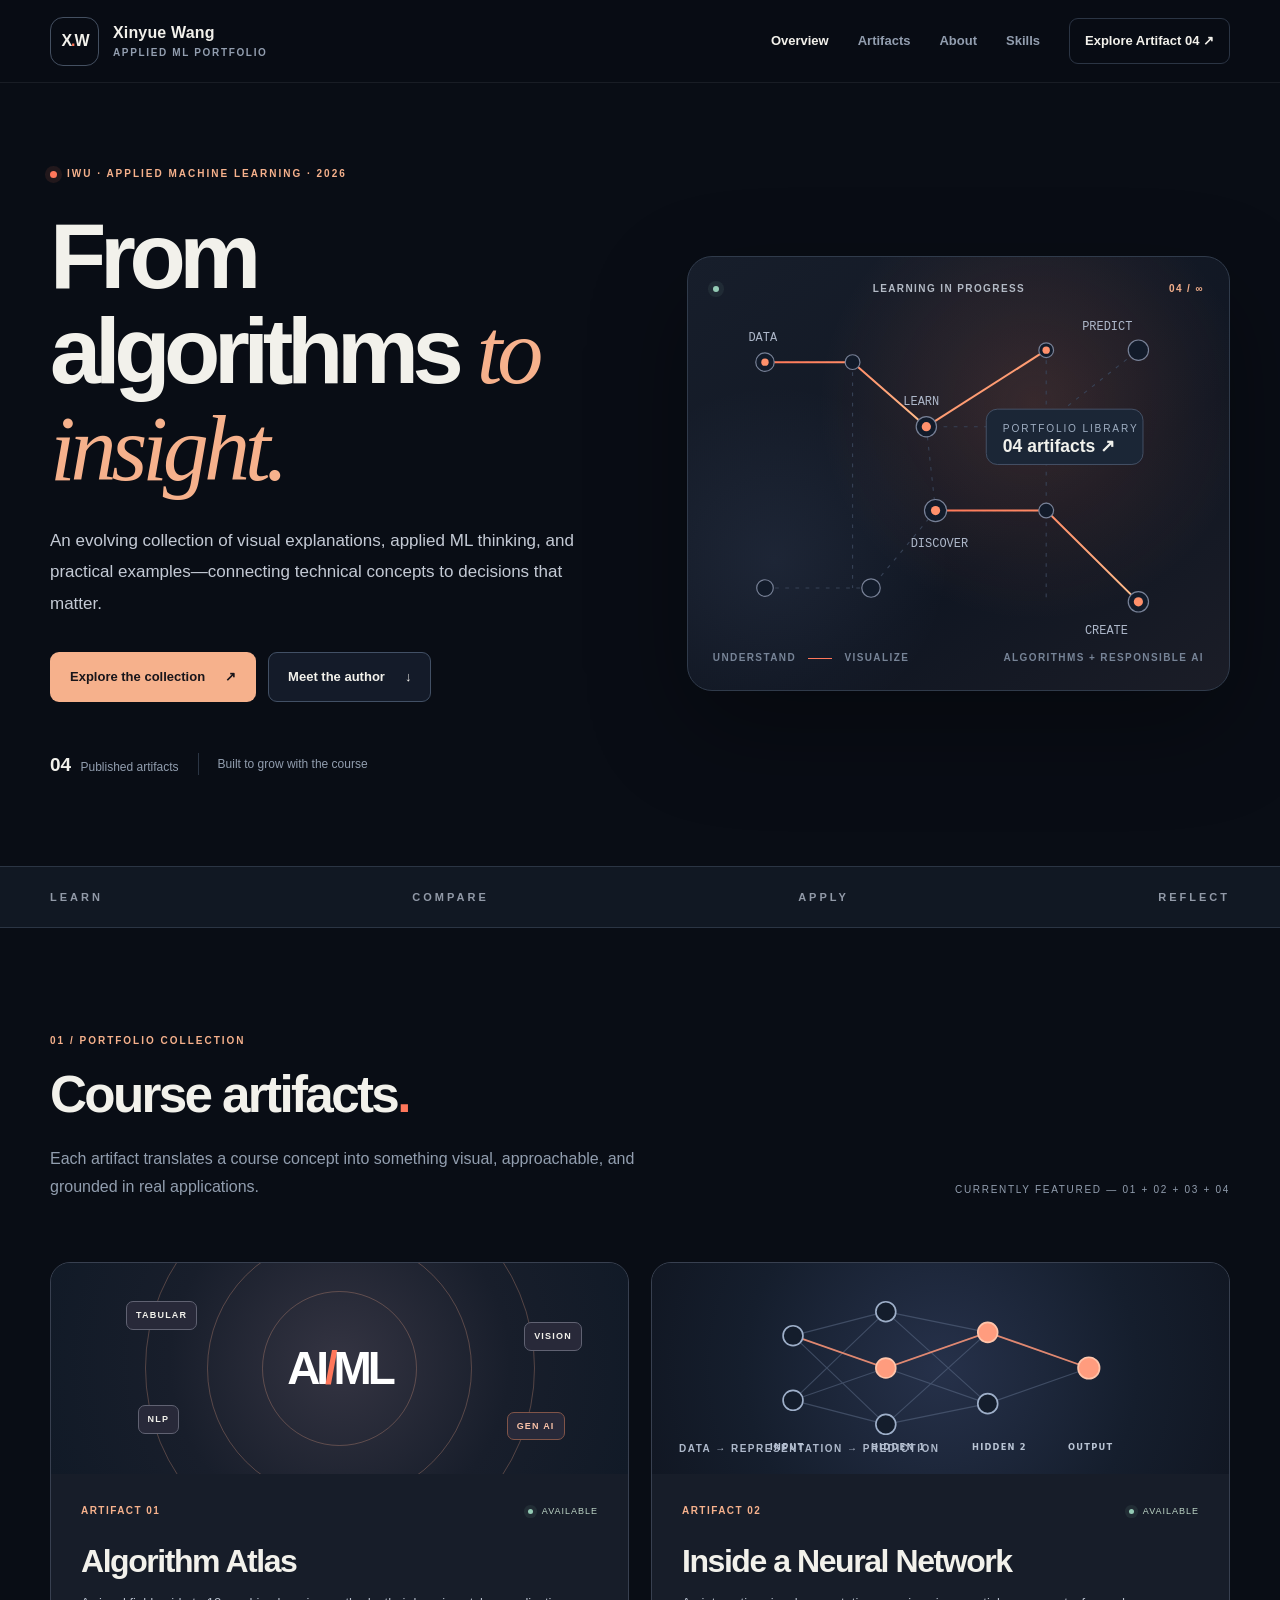
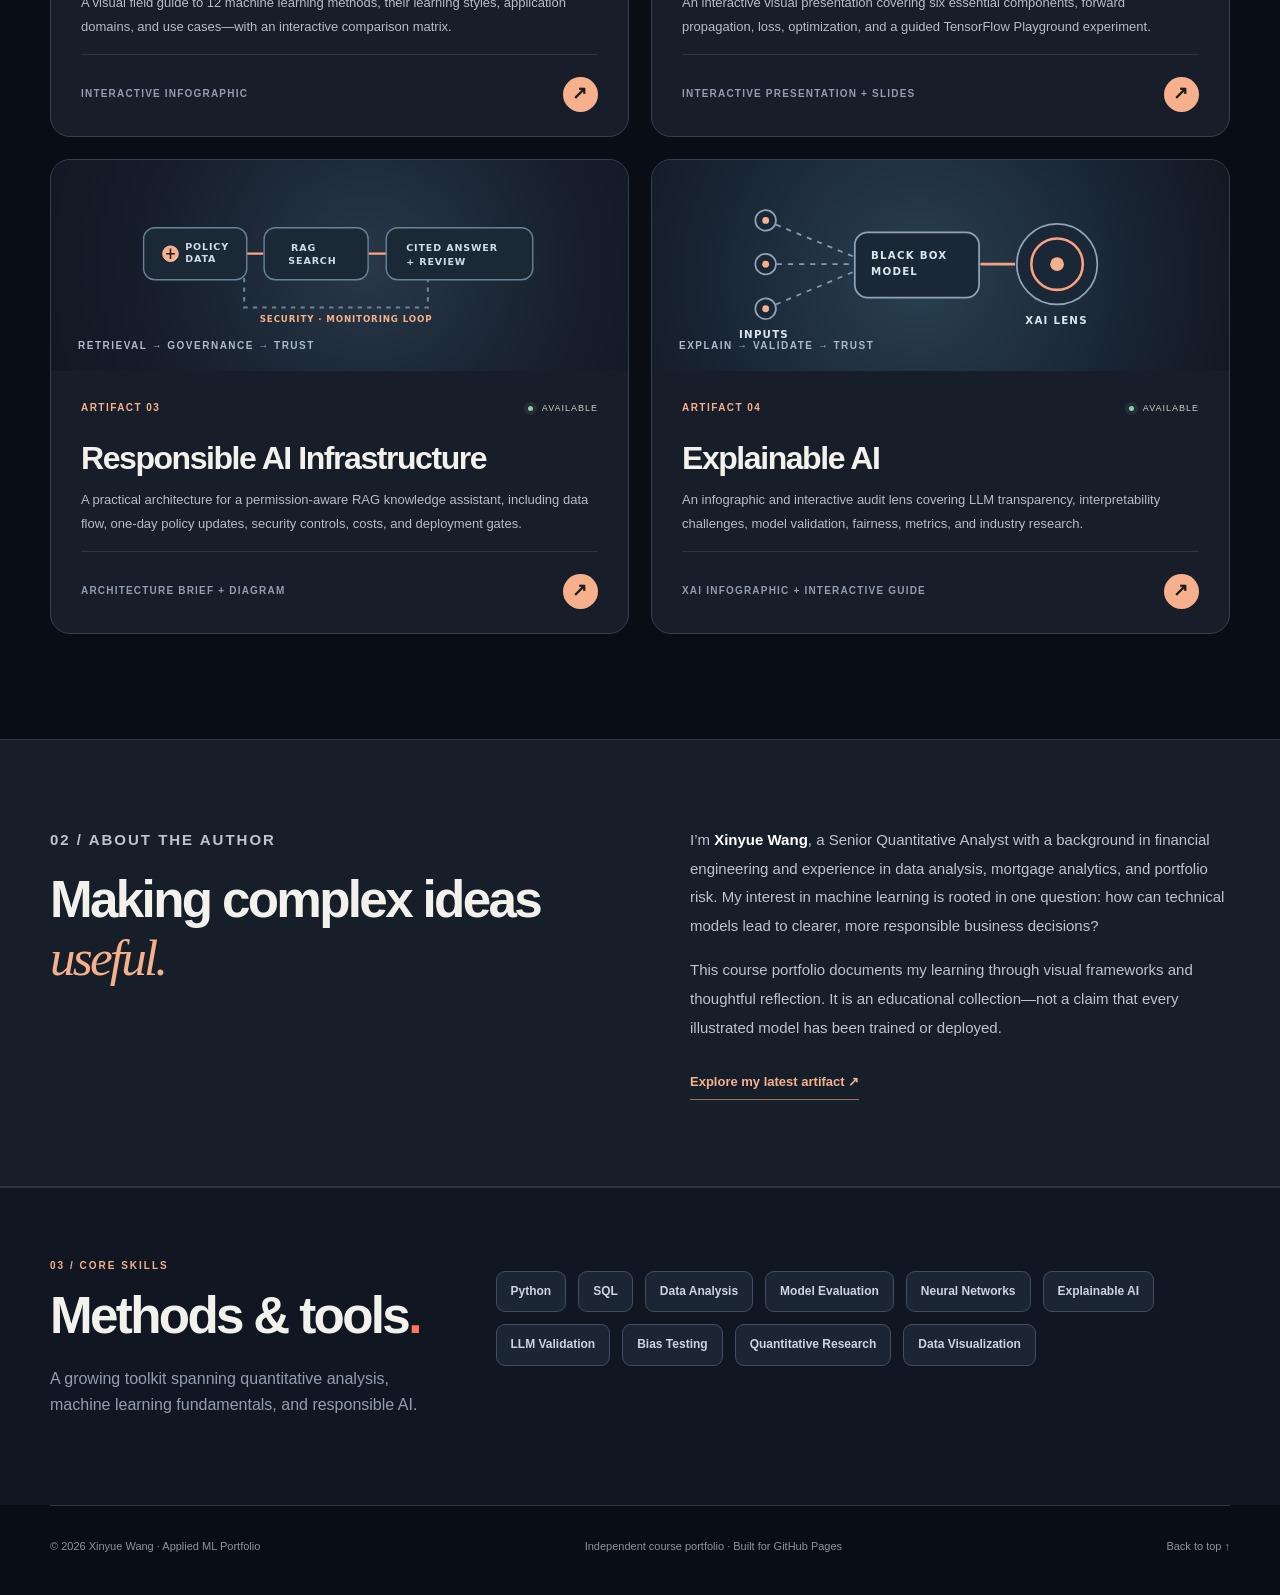
<file: index.html>
<!doctype html>
<html lang="en">
<head>
  <meta charset="utf-8">
  <meta name="viewport" content="width=device-width, initial-scale=1">
  <meta name="description" content="Xinyue Wang's Applied Machine Learning portfolio: algorithms, neural networks, responsible AI infrastructure, and explainable AI.">
  <meta name="theme-color" content="#090d15">
  <title>Xinyue Wang | Applied Machine Learning Portfolio</title>
  <link rel="icon" href="assets/favicon.svg" type="image/svg+xml">
  <link rel="stylesheet" href="assets/styles.css">
  <script defer src="assets/main.js"></script>
  <style>
    /* Additive site styles: the original assets/styles.css and JS remain unchanged. */
    .artifact-grid{grid-template-columns:repeat(2,minmax(0,1fr));align-items:stretch;gap:22px}
    .artifact-grid .feature-card{grid-template-columns:1fr;min-height:475px}
    .artifact-grid .feature-visual{min-height:210px}
    .artifact-grid .feature-description{min-height:255px;padding:29px 30px 24px}
    .artifact-grid .feature-description h3{font-size:32px;margin:24px 0 12px}
    .artifact-grid .feature-description p{font-size:13px}
    .neural-card .feature-visual{background:radial-gradient(circle at 50% 50%,#26314a 0%,#151e2d 64%,#111723 100%)}
    .neural-visual{width:100%;height:210px;display:block;padding:18px 26px}
    .neural-visual .nw-connection{stroke:#647490;stroke-width:1.4;opacity:.48}
    .neural-visual .nw-connection.hot{stroke:#ff9474;stroke-width:2.2;opacity:.84}
    .neural-visual .nw-node{fill:#141d2c;stroke:#9eafc9;stroke-width:2}
    .neural-visual .nw-node.hot{fill:#ff9c7e;stroke:#ffc5ab}
    .neural-visual text{fill:#bac5d5;font:600 10px ui-sans-serif,system-ui,sans-serif;letter-spacing:1.5px}
    .neural-caption,.infra-caption,.xai-caption{position:absolute;bottom:17px;left:27px;color:#aeb9cb;font-size:10px;letter-spacing:1.5px;font-weight:800}
    .artifact-grid .feature-card:hover .nw-node.hot{filter:drop-shadow(0 0 6px #ff936b)}
    .infra-card .feature-visual{background:radial-gradient(circle at 55% 50%,#273849,#161e2c 65%,#121823 100%)}
    .infra-visual{width:100%;height:210px;display:block;padding:14px 20px}
    .infra-visual .pipe{stroke:#6d8298;stroke-width:2.4;fill:none;stroke-dasharray:5 6}
    .infra-visual .pipe.hot{stroke:#ffa57e;stroke-dasharray:none;stroke-width:2.6}
    .infra-visual .node{fill:#1b2937;stroke:#688398;stroke-width:1.6}
    .infra-visual .accent{fill:#f6b18c;stroke:#ffcaaf}
    .infra-visual text{font:700 11px ui-sans-serif,system-ui,sans-serif;fill:#d1dce9;letter-spacing:1px}
    .xai-card .feature-visual{background:radial-gradient(circle at 46% 55%,#294050,#182332 67%,#121822 100%)}
    .xai-visual{width:100%;height:210px;display:block;padding:15px 28px}
    .xai-visual .xai-path{stroke:#849ab6;stroke-width:2;fill:none;stroke-dasharray:6 7}
    .xai-visual .xai-hot{stroke:#f9a181;stroke-width:3;fill:none}
    .xai-visual text{fill:#dce4ed;font:700 12px ui-sans-serif,system-ui,sans-serif;letter-spacing:1.4px}
    .skills-band{border-top:1px solid var(--line);padding:70px 0;background:#101722}
    .skills-layout{display:grid;grid-template-columns:.7fr 1.3fr;gap:50px;align-items:start}
    .skills-layout h2{margin-top:13px}
    .skills-tags{display:flex;flex-wrap:wrap;gap:12px;padding-top:13px}
    .skills-tags span{padding:10px 14px;border-radius:9px;border:1px solid #3f4e60;background:#1b2534;color:#ccd4e1;font-size:12px;font-weight:650}
    @media(max-width:900px){.artifact-grid{grid-template-columns:1fr}.artifact-grid .feature-card{min-height:0}.artifact-grid .feature-description{min-height:0}.nav-links{gap:12px;flex-wrap:wrap}.nav-links .nav-cta{display:none}.skills-layout{grid-template-columns:1fr}}
    @media(max-width:600px){.neural-visual,.infra-visual,.xai-visual{height:176px;padding:10px 17px}.artifact-grid .feature-description h3{font-size:30px}.section-side-note{display:none}}
  </style>
</head>
<body>
  <a class="skip-link" href="#main">Skip to content</a>
  <header class="site-header"><nav class="nav shell" aria-label="Main navigation">
    <a class="brand" href="./" aria-label="Xinyue Wang — portfolio home"><span class="brand-mark">X<span class="mark-dot">.</span>W</span><span class="brand-name">Xinyue Wang <small>Applied ML Portfolio</small></span></a>
    <div class="nav-links"><a class="active" aria-current="page" href="./">Overview</a><a href="#artifacts">Artifacts</a><a href="#about">About</a><a href="#skills">Skills</a><a class="nav-cta" href="artifacts/04-explainable-ai/">Explore Artifact 04 <span aria-hidden="true">↗</span></a></div>
  </nav></header>
  <main id="main">
    <section class="home-hero shell"><div class="hero-copy">
      <div class="eyebrow"><span class="signal-dot"></span> IWU · APPLIED MACHINE LEARNING · 2026</div>
      <h1>From algorithms <span class="display-italic">to insight.</span></h1>
      <p class="hero-lead">An evolving collection of visual explanations, applied ML thinking, and practical examples—connecting technical concepts to decisions that matter.</p>
      <div class="hero-actions"><a href="#artifacts" class="btn btn-primary">Explore the collection <span aria-hidden="true">↗</span></a><a href="#about" class="btn btn-ghost">Meet the author <span aria-hidden="true">↓</span></a></div>
      <div class="hero-meta"><span><strong>04</strong> Published artifacts</span><span class="hero-meta-rule"></span><span>Built to grow with the course</span></div>
    </div><div class="hero-art" aria-label="Decorative diagram showing data, learning, and prediction" role="img"><div class="art-glow"></div>
      <div class="art-label"><span class="pulse-mini"></span> LEARNING IN PROGRESS <span class="art-label-number">04 / ∞</span></div>
      <svg viewBox="0 0 540 410" class="hero-network" aria-hidden="true" focusable="false">
        <defs><linearGradient id="trace" x1="0" y1="0" x2="1" y2="1"><stop offset="0" stop-color="#ff7757"/><stop offset="1" stop-color="#ffc08d"/></linearGradient></defs>
        <g fill="none" stroke="#3a465b" stroke-width="1.2" stroke-dasharray="4 7" opacity=".9"><path d="M60 75 H155 L235 145 H360 L465 62"/><path d="M60 320 H175 L245 236 H365 L465 335"/><path d="M155 75 V320"/><path d="M365 62 V335"/><path d="M235 145 L245 236"/></g>
        <g fill="none" stroke="url(#trace)" stroke-width="2.2"><path d="M60 75 L155 75 L235 145"/><path d="M245 236 L365 236 L465 335"/><path d="M235 145 L365 62"/></g>
        <g fill="#121b2a" stroke="#778096" stroke-width="1.3"><circle cx="60" cy="75" r="10"/><circle cx="155" cy="75" r="8"/><circle cx="235" cy="145" r="11"/><circle cx="365" cy="62" r="8"/><circle cx="465" cy="62" r="11"/><circle cx="60" cy="320" r="9"/><circle cx="175" cy="320" r="10"/><circle cx="245" cy="236" r="12"/><circle cx="365" cy="236" r="8"/><circle cx="465" cy="335" r="11"/></g>
        <g fill="#ff906b"><circle cx="60" cy="75" r="4"/><circle cx="235" cy="145" r="5"/><circle cx="365" cy="62" r="4"/><circle cx="245" cy="236" r="5"/><circle cx="465" cy="335" r="5"/></g>
        <g font-size="13" font-family="ui-monospace, Menlo, Consolas, monospace" fill="#aeb8ca"><text x="42" y="52">DATA</text><text x="210" y="122">LEARN</text><text x="404" y="40">PREDICT</text><text x="218" y="276">DISCOVER</text><text x="407" y="370">CREATE</text></g>
        <g><rect x="300" y="126" width="170" height="60" rx="12" fill="#1b2636" stroke="#47546a"/><text x="318" y="151" font-size="11" letter-spacing="2" fill="#9faec2">PORTFOLIO LIBRARY</text><text x="318" y="172" font-size="19" font-weight="700" fill="#f1f1ec">04 artifacts ↗</text></g>
      </svg><div class="art-bottom"><span>UNDERSTAND <i class="mini-line"></i> VISUALIZE</span><span>ALGORITHMS + RESPONSIBLE AI</span></div>
    </div></section>
    <section class="section-divider"><div class="shell divider-inner"><span>LEARN</span><span>COMPARE</span><span>APPLY</span><span>REFLECT</span></div></section>
    <section class="section shell" id="artifacts"><div class="section-heading"><div><p class="section-kicker">01 / PORTFOLIO COLLECTION</p><h2>Course artifacts<span class="period">.</span></h2><p class="muted narrow">Each artifact translates a course concept into something visual, approachable, and grounded in real applications.</p></div><span class="section-side-note">CURRENTLY FEATURED — 01 + 02 + 03 + 04</span></div>
    <div class="artifact-grid">
      <a class="feature-card" href="artifacts/01-algorithm-atlas/" aria-label="Open Artifact 01: Algorithm Atlas"><div class="feature-visual" aria-hidden="true"><span class="visual-orbit orbit-1"></span><span class="visual-orbit orbit-2"></span><span class="visual-orbit orbit-3"></span><span class="visual-chip chip-a">TABULAR</span><span class="visual-chip chip-b">VISION</span><span class="visual-chip chip-c">NLP</span><span class="visual-chip chip-d">GEN AI</span><div class="visual-core">AI<span>/</span>ML</div></div><div class="feature-description"><div class="card-topline"><span class="number-tag">ARTIFACT 01</span><span class="live-indicator"><span class="signal-dot"></span> AVAILABLE</span></div><h3>Algorithm Atlas</h3><p>A visual field guide to 12 machine learning methods, their learning styles, application domains, and use cases—with an interactive comparison matrix.</p><div class="card-bottom"><span>INTERACTIVE INFOGRAPHIC</span><span class="arrow-circle" aria-hidden="true">↗</span></div></div></a>
      <a class="feature-card neural-card" href="artifacts/02-neural-network-visual-guide/" aria-label="Open Artifact 02: Neural Network Visual Guide"><div class="feature-visual" aria-hidden="true"><svg class="neural-visual" viewBox="0 0 480 210" focusable="false"><g class="nw-connection"><path d="M62 66L174 37M62 66L174 105M62 66L174 173M62 144L174 37M62 144L174 105M62 144L174 173M174 37L297 62M174 37L297 148M174 105L297 62M174 105L297 148M174 173L297 62M174 173L297 148M297 62L419 105M297 148L419 105"/></g><g class="nw-connection hot"><path d="M62 66L174 105L297 62L419 105" fill="none"/></g><g><circle class="nw-node" cx="62" cy="66" r="12"/><circle class="nw-node" cx="62" cy="144" r="12"/><circle class="nw-node" cx="174" cy="37" r="12"/><circle class="nw-node hot" cx="174" cy="105" r="12"/><circle class="nw-node" cx="174" cy="173" r="12"/><circle class="nw-node hot" cx="297" cy="62" r="12"/><circle class="nw-node" cx="297" cy="148" r="12"/><circle class="nw-node hot" cx="419" cy="105" r="13"/></g><text x="34" y="204">INPUT</text><text x="156" y="204">HIDDEN 1</text><text x="278" y="204">HIDDEN 2</text><text x="394" y="204">OUTPUT</text></svg><span class="neural-caption">DATA → REPRESENTATION → PREDICTION</span></div><div class="feature-description"><div class="card-topline"><span class="number-tag">ARTIFACT 02</span><span class="live-indicator"><span class="signal-dot"></span> AVAILABLE</span></div><h3>Inside a Neural Network</h3><p>An interactive visual presentation covering six essential components, forward propagation, loss, optimization, and a guided TensorFlow Playground experiment.</p><div class="card-bottom"><span>INTERACTIVE PRESENTATION + SLIDES</span><span class="arrow-circle" aria-hidden="true">↗</span></div></div></a>
      <a class="feature-card infra-card" href="artifacts/03-ai-infrastructure/" aria-label="Open Artifact 03: Responsible AI Infrastructure"><div class="feature-visual" aria-hidden="true"><svg class="infra-visual" viewBox="0 0 480 210" focusable="false"><path class="pipe hot" d="M75 92 H152 M223 92 H295 M365 92 H420"/><path class="pipe" d="M342 120 V154 H130 V120"/><rect class="node" x="14" y="62" width="119" height="60" rx="13"/><rect class="node" x="153" y="62" width="120" height="60" rx="13"/><rect class="node" x="294" y="62" width="169" height="60" rx="13"/><circle class="accent" cx="45" cy="92" r="9"/><path d="M45 86v12m-5-6h10" stroke="#15202b" stroke-width="1.8"/><text x="62" y="88">POLICY</text><text x="62" y="102">DATA</text><text x="184" y="89">RAG</text><text x="181" y="104">SEARCH</text><text x="317" y="89">CITED ANSWER</text><text x="317" y="105">+ REVIEW</text><text x="148" y="171" style="font-size:10px;fill:#f6b18c">SECURITY · MONITORING LOOP</text></svg><span class="infra-caption">RETRIEVAL → GOVERNANCE → TRUST</span></div><div class="feature-description"><div class="card-topline"><span class="number-tag">ARTIFACT 03</span><span class="live-indicator"><span class="signal-dot"></span> AVAILABLE</span></div><h3>Responsible AI Infrastructure</h3><p>A practical architecture for a permission-aware RAG knowledge assistant, including data flow, one-day policy updates, security controls, costs, and deployment gates.</p><div class="card-bottom"><span>ARCHITECTURE BRIEF + DIAGRAM</span><span class="arrow-circle" aria-hidden="true">↗</span></div></div></a>
      <a class="feature-card xai-card" href="artifacts/04-explainable-ai/" aria-label="Open Artifact 04: Explainable AI"><div class="feature-visual" aria-hidden="true"><svg class="xai-visual" viewBox="0 0 480 210" focusable="false"><g class="xai-path"><path d="M36 53 L160 104 M36 104 L160 104 M36 156 L160 104"/><path d="M281 104 L380 104"/></g><g fill="#1a2736" stroke="#8ea5b9" stroke-width="2"><circle cx="36" cy="53" r="12"/><circle cx="36" cy="104" r="12"/><circle cx="36" cy="156" r="12"/><rect x="140" y="67" width="145" height="76" rx="15"/><circle cx="376" cy="104" r="47"/></g><g class="xai-hot"><path d="M287 104H327"/><circle cx="376" cy="104" r="30"/></g><g fill="#f6b18c"><circle cx="36" cy="53" r="4"/><circle cx="36" cy="104" r="4"/><circle cx="36" cy="156" r="4"/><circle cx="376" cy="104" r="8"/></g><text x="5" y="190">INPUTS</text><text x="159" y="98">BLACK BOX</text><text x="159" y="117">MODEL</text><text x="339" y="174">XAI LENS</text></svg><span class="xai-caption">EXPLAIN → VALIDATE → TRUST</span></div><div class="feature-description"><div class="card-topline"><span class="number-tag">ARTIFACT 04</span><span class="live-indicator"><span class="signal-dot"></span> AVAILABLE</span></div><h3>Explainable AI</h3><p>An infographic and interactive audit lens covering LLM transparency, interpretability challenges, model validation, fairness, metrics, and industry research.</p><div class="card-bottom"><span>XAI INFOGRAPHIC + INTERACTIVE GUIDE</span><span class="arrow-circle" aria-hidden="true">↗</span></div></div></a>
    </div></section>
    <section class="about-band" id="about"><div class="shell about-layout"><div><p class="section-kicker">02 / ABOUT THE AUTHOR</p><h2>Making complex ideas <span class="display-italic">useful.</span></h2></div><div><p>I’m <strong>Xinyue Wang</strong>, a Senior Quantitative Analyst with a background in financial engineering and experience in data analysis, mortgage analytics, and portfolio risk. My interest in machine learning is rooted in one question: how can technical models lead to clearer, more responsible business decisions?</p><p>This course portfolio documents my learning through visual frameworks and thoughtful reflection. It is an educational collection—not a claim that every illustrated model has been trained or deployed.</p><a class="text-link" href="artifacts/04-explainable-ai/">Explore my latest artifact <span aria-hidden="true">↗</span></a></div></div></section>
    <section class="skills-band" id="skills"><div class="shell skills-layout"><div><p class="section-kicker">03 / CORE SKILLS</p><h2>Methods &amp; tools<span class="period">.</span></h2><p class="muted">A growing toolkit spanning quantitative analysis, machine learning fundamentals, and responsible AI.</p></div><div class="skills-tags" aria-label="Skills list"><span>Python</span><span>SQL</span><span>Data Analysis</span><span>Model Evaluation</span><span>Neural Networks</span><span>Explainable AI</span><span>LLM Validation</span><span>Bias Testing</span><span>Quantitative Research</span><span>Data Visualization</span></div></div></section>
  </main>
  <footer class="site-footer shell"><span>© <span data-year>2026</span> Xinyue Wang · Applied ML Portfolio</span><span>Independent course portfolio · Built for GitHub Pages</span><a href="#main">Back to top ↑</a></footer>
</body>
</html>
</file>
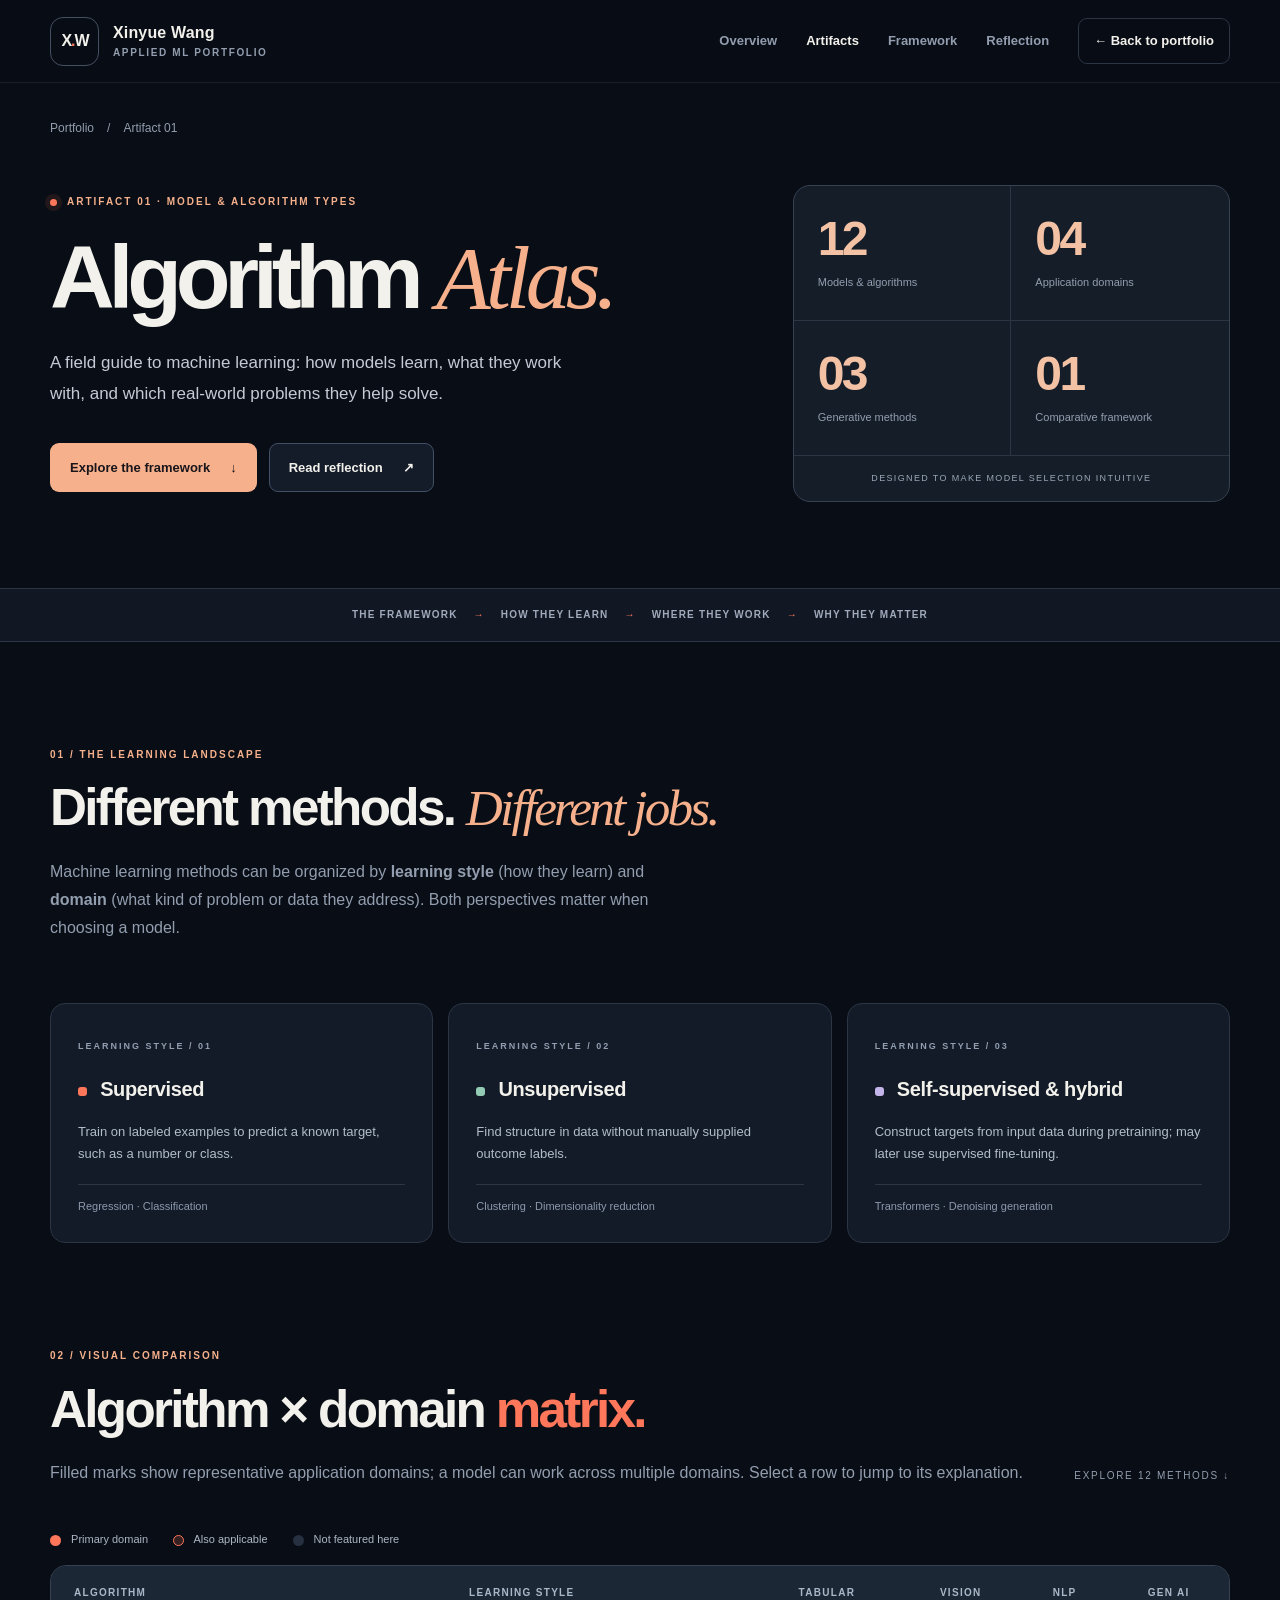
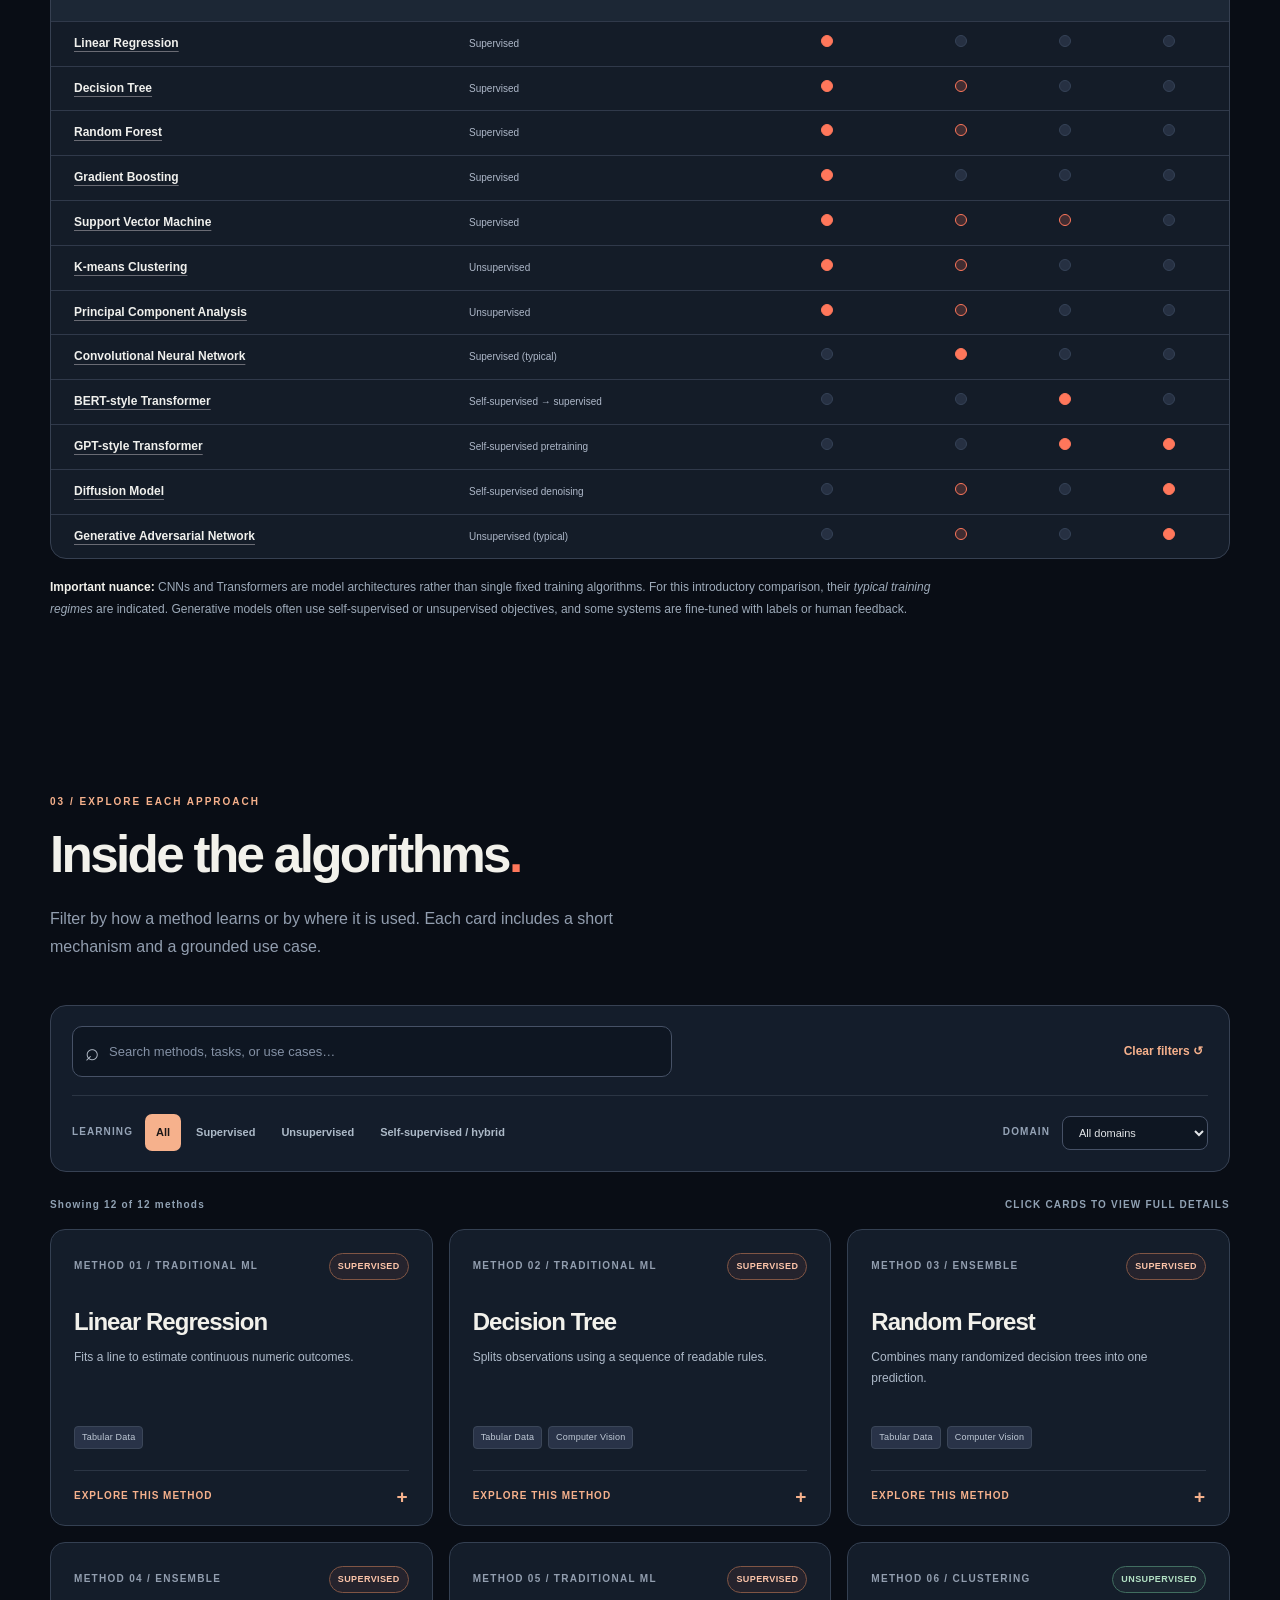
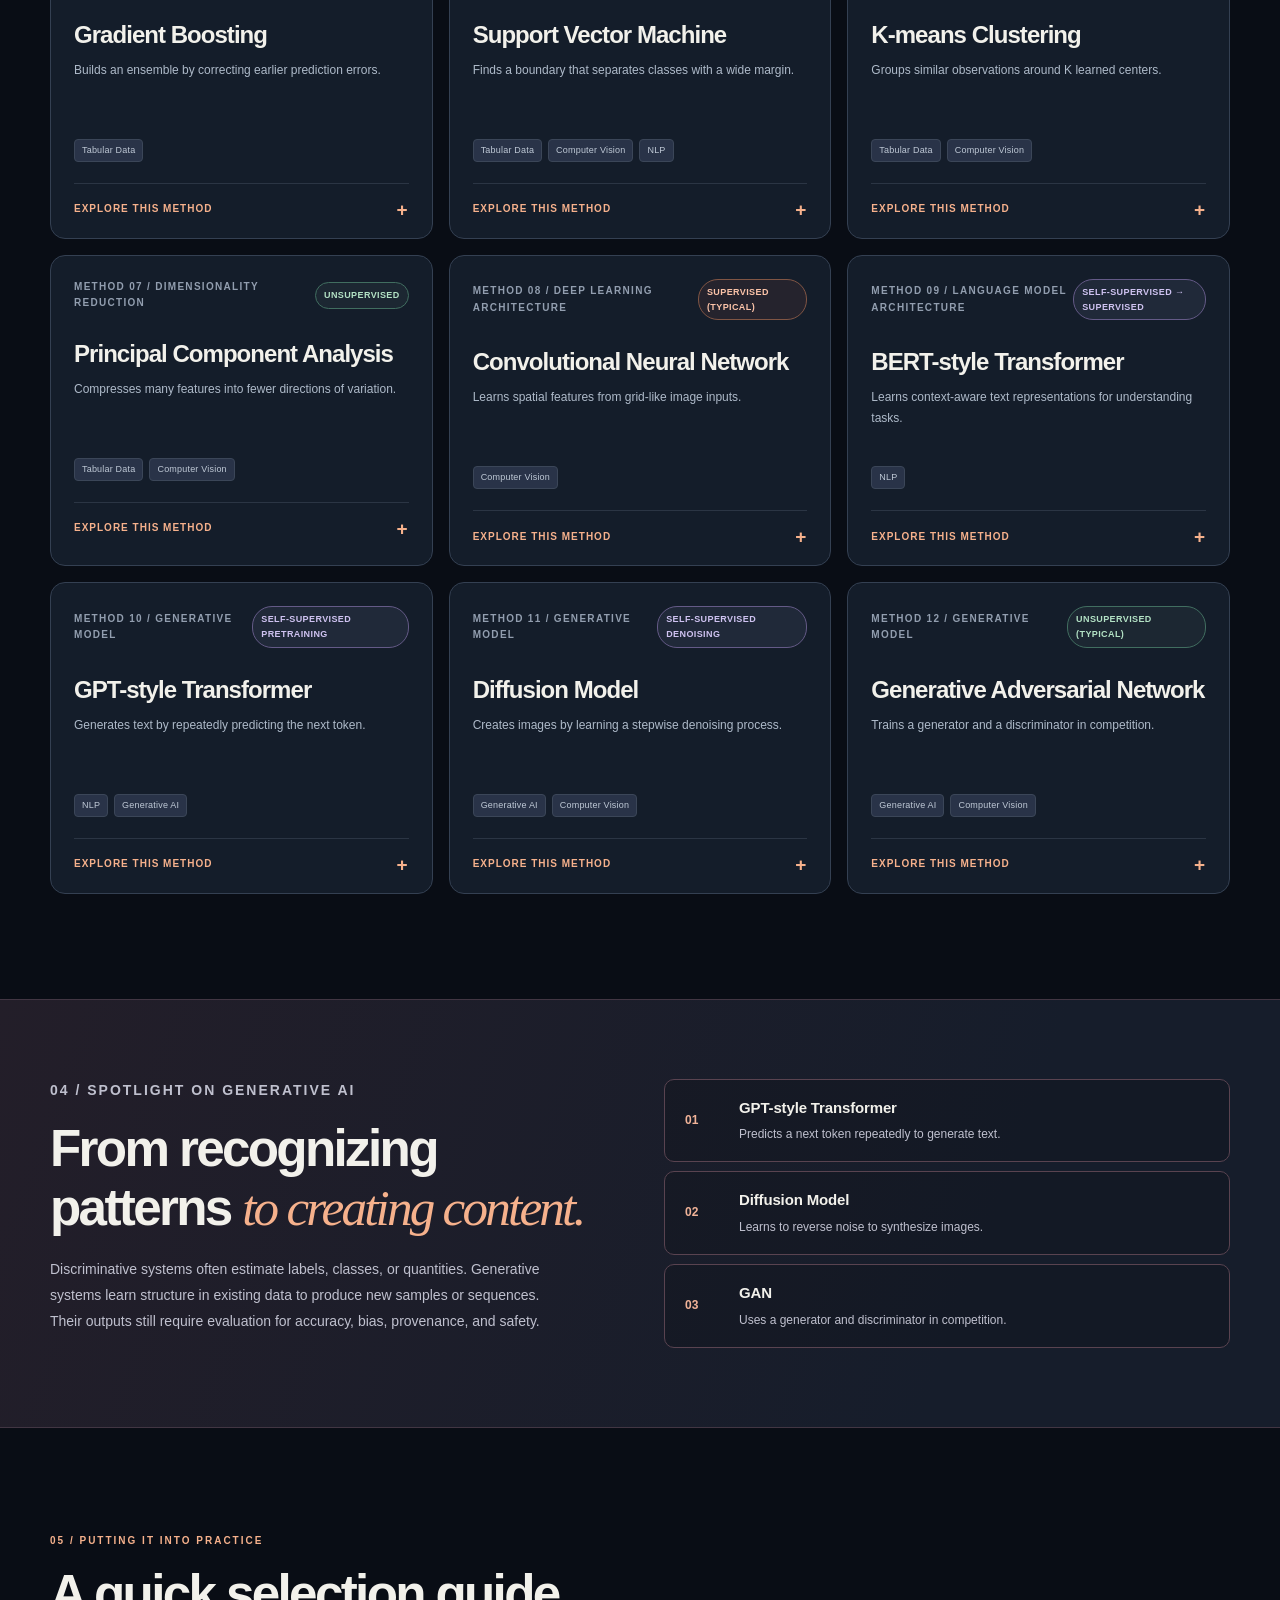
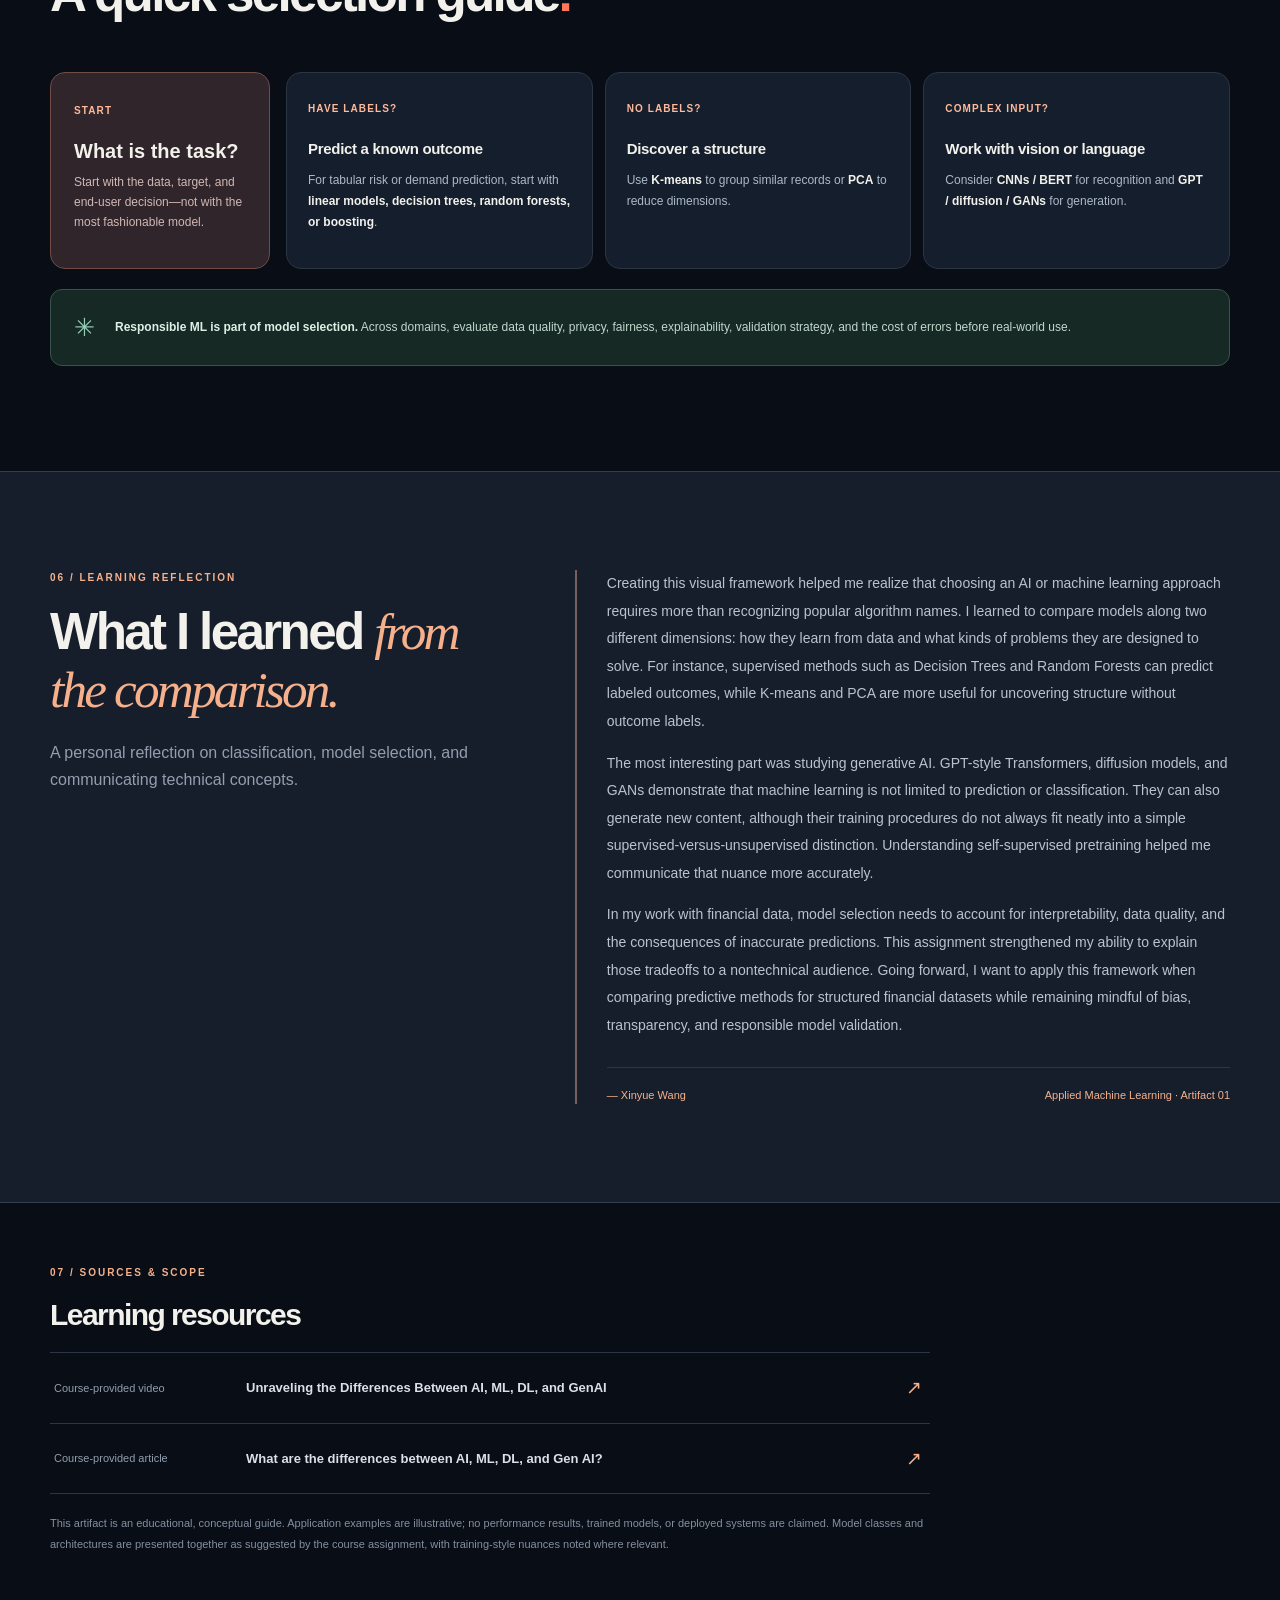
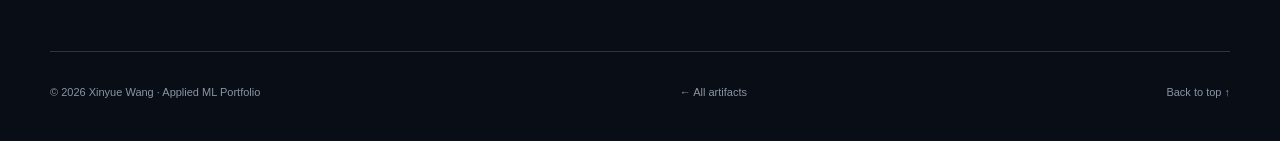
<file: artifacts/01-algorithm-atlas/index.html>
<!doctype html>
<html lang="en">
<head>
  <meta charset="utf-8">
  <meta name="viewport" content="width=device-width, initial-scale=1">
  <meta name="description" content="Algorithm Atlas: a visual comparison of 12 machine learning methods across supervised and unsupervised approaches and four application domains.">
  <meta name="theme-color" content="#090d15">
  <title>Artifact 01 · Algorithm Atlas | Xinyue Wang</title>
  <link rel="icon" href="../../assets/favicon.svg" type="image/svg+xml">
  <link rel="stylesheet" href="../../assets/styles.css">
  <script defer src="../../assets/main.js"></script>
</head>
<body>
  <a class="skip-link" href="#main">Skip to content</a>
  <header class="site-header">
    <nav class="nav shell" aria-label="Main navigation"><a class="brand" href="../../"><span class="brand-mark">X<span class="mark-dot">.</span>W</span><span class="brand-name">Xinyue Wang <small>Applied ML Portfolio</small></span></a><div class="nav-links"><a href="../../">Overview</a><a class="active" href="../../#artifacts">Artifacts</a><a href="#framework">Framework</a><a href="#reflection">Reflection</a><a class="nav-cta" href="../../">← Back to portfolio</a></div></nav>
  </header>
  <main id="main">
    <section class="artifact-hero shell"><div class="breadcrumb"><a href="../../">Portfolio</a><span aria-hidden="true">/</span><span>Artifact 01</span></div><div class="artifact-hero-grid"><div><p class="eyebrow"><span class="signal-dot"></span> ARTIFACT 01 · MODEL & ALGORITHM TYPES</p><h1>Algorithm <span class="display-italic">Atlas.</span></h1><p class="hero-lead">A field guide to machine learning: how models learn, what they work with, and which real-world problems they help solve.</p><div class="hero-actions"><a class="btn btn-primary" href="#framework">Explore the framework <span aria-hidden="true">↓</span></a><a class="btn btn-ghost" href="#reflection">Read reflection <span aria-hidden="true">↗</span></a></div></div><div class="stats-panel"><div><span class="stat-number">12</span><span class="stat-label">Models & algorithms</span></div><div><span class="stat-number">04</span><span class="stat-label">Application domains</span></div><div><span class="stat-number">03</span><span class="stat-label">Generative methods</span></div><div><span class="stat-number">01</span><span class="stat-label">Comparative framework</span></div><span class="stats-foot">DESIGNED TO MAKE MODEL SELECTION INTUITIVE</span></div></div></section>
    <section class="thin-divider"><div class="shell">THE FRAMEWORK <span>→</span> HOW THEY LEARN <span>→</span> WHERE THEY WORK <span>→</span> WHY THEY MATTER</div></section>
    <section class="section shell" id="framework"><div class="section-heading"><div><p class="section-kicker">01 / THE LEARNING LANDSCAPE</p><h2>Different methods. <span class="display-italic">Different jobs.</span></h2><p class="muted narrow">Machine learning methods can be organized by <strong>learning style</strong> (how they learn) and <strong>domain</strong> (what kind of problem or data they address). Both perspectives matter when choosing a model.</p></div></div>
      <div class="learning-strip"><div class="learning-style supervised"><span class="legend-kicker">LEARNING STYLE / 01</span><h3><span class="legend-dot"></span> Supervised</h3><p>Train on labeled examples to predict a known target, such as a number or class.</p><span class="legend-example">Regression · Classification</span></div><div class="learning-style unsupervised"><span class="legend-kicker">LEARNING STYLE / 02</span><h3><span class="legend-dot"></span> Unsupervised</h3><p>Find structure in data without manually supplied outcome labels.</p><span class="legend-example">Clustering · Dimensionality reduction</span></div><div class="learning-style nuanced"><span class="legend-kicker">LEARNING STYLE / 03</span><h3><span class="legend-dot"></span> Self-supervised & hybrid</h3><p>Construct targets from input data during pretraining; may later use supervised fine-tuning.</p><span class="legend-example">Transformers · Denoising generation</span></div></div>
    </section>
    <section class="matrix-section shell"><div class="section-heading compact"><div><p class="section-kicker">02 / VISUAL COMPARISON</p><h2>Algorithm × domain <span class="period">matrix.</span></h2><p class="muted">Filled marks show representative application domains; a model can work across multiple domains. Select a row to jump to its explanation.</p></div><span class="section-side-note">EXPLORE 12 METHODS ↓</span></div>
      <div class="matrix-key" aria-label="Matrix legend"><span><i class="key-dot key-primary"></i> Primary domain</span><span><i class="key-dot key-secondary"></i> Also applicable</span><span><i class="key-dot key-none"></i> Not featured here</span></div>
      <div class="matrix-scroll"><table class="matrix" aria-label="Matrix of 12 algorithms and their representative application domains"><thead><tr><th scope="col">ALGORITHM</th><th scope="col">LEARNING STYLE</th><th scope="col">TABULAR</th><th scope="col">VISION</th><th scope="col">NLP</th><th scope="col">GEN AI</th></tr></thead><tbody id="matrix-body"><tr><td colspan="6">Loading comparison matrix…</td></tr></tbody></table></div>
      <p class="matrix-note"><strong>Important nuance:</strong> CNNs and Transformers are model architectures rather than single fixed training algorithms. For this introductory comparison, their <em>typical training regimes</em> are indicated. Generative models often use self-supervised or unsupervised objectives, and some systems are fine-tuned with labels or human feedback.</p>
    </section>
    <section class="section shell" id="directory"><div class="section-heading compact"><div><p class="section-kicker">03 / EXPLORE EACH APPROACH</p><h2>Inside the algorithms<span class="period">.</span></h2><p class="muted narrow">Filter by how a method learns or by where it is used. Each card includes a short mechanism and a grounded use case.</p></div></div>
      <div class="filter-panel"><div class="filter-top"><label class="search-wrap"><span class="sr-only">Search algorithms</span><span aria-hidden="true">⌕</span><input type="search" id="search-input" placeholder="Search methods, tasks, or use cases…" autocomplete="off"></label><button class="reset-button" id="reset-filters" type="button">Clear filters ↺</button></div><div class="filter-row"><div class="filter-group"><span class="filter-label">LEARNING</span><div class="segmented" role="group" aria-label="Filter by learning style"><button type="button" class="is-selected" data-learning="all" aria-pressed="true">All</button><button type="button" data-learning="supervised" aria-pressed="false">Supervised</button><button type="button" data-learning="unsupervised" aria-pressed="false">Unsupervised</button><button type="button" data-learning="self" aria-pressed="false">Self-supervised / hybrid</button></div></div><div class="filter-group"><label class="filter-label" for="domain-filter">DOMAIN</label><select id="domain-filter"><option value="all">All domains</option><option value="tabular">Tabular Data</option><option value="vision">Computer Vision</option><option value="nlp">NLP</option><option value="genai">Generative AI</option></select></div></div></div>
      <div class="results-head"><span id="result-count" aria-live="polite">Showing 12 methods</span><span>CLICK CARDS TO VIEW FULL DETAILS</span></div><div class="algorithm-grid" id="algorithm-grid"><p>Loading algorithm cards…</p></div><div class="empty-results" id="empty-results" hidden><strong>No methods match these filters.</strong><p>Try a different domain or search term.</p><button type="button" id="empty-reset" class="btn btn-ghost">Show all methods</button></div>
    </section>
    <section class="generative-band"><div class="shell gen-layout"><div><p class="section-kicker">04 / SPOTLIGHT ON GENERATIVE AI</p><h2>From recognizing patterns <span class="display-italic">to creating content.</span></h2><p>Discriminative systems often estimate labels, classes, or quantities. Generative systems learn structure in existing data to produce new samples or sequences. Their outputs still require evaluation for accuracy, bias, provenance, and safety.</p></div><div class="gen-three"><div class="gen-item"><span>01</span><h3>GPT-style Transformer</h3><p>Predicts a next token repeatedly to generate text.</p></div><div class="gen-item"><span>02</span><h3>Diffusion Model</h3><p>Learns to reverse noise to synthesize images.</p></div><div class="gen-item"><span>03</span><h3>GAN</h3><p>Uses a generator and discriminator in competition.</p></div></div></div></section>
    <section class="section shell" id="selection"><div class="section-heading compact"><div><p class="section-kicker">05 / PUTTING IT INTO PRACTICE</p><h2>A quick selection guide<span class="period">.</span></h2></div></div><div class="decision-flow"><div class="flow-intro"><span class="flow-num">START</span><h3>What is the task?</h3><p>Start with the data, target, and end-user decision—not with the most fashionable model.</p></div><div class="flow-branches"><div class="flow-branch"><span class="branch-path">HAVE LABELS?</span><h4>Predict a known outcome</h4><p>For tabular risk or demand prediction, start with <strong>linear models, decision trees, random forests, or boosting</strong>.</p></div><div class="flow-branch"><span class="branch-path">NO LABELS?</span><h4>Discover a structure</h4><p>Use <strong>K-means</strong> to group similar records or <strong>PCA</strong> to reduce dimensions.</p></div><div class="flow-branch"><span class="branch-path">COMPLEX INPUT?</span><h4>Work with vision or language</h4><p>Consider <strong>CNNs / BERT</strong> for recognition and <strong>GPT / diffusion / GANs</strong> for generation.</p></div></div></div><div class="responsibility-note"><span class="note-icon">✳</span><p><strong>Responsible ML is part of model selection.</strong> Across domains, evaluate data quality, privacy, fairness, explainability, validation strategy, and the cost of errors before real-world use.</p></div></section>
    <section class="reflection-section" id="reflection"><div class="shell reflection-layout"><div><p class="section-kicker">06 / LEARNING REFLECTION</p><h2>What I learned <span class="display-italic">from the comparison.</span></h2><p class="muted">A personal reflection on classification, model selection, and communicating technical concepts.</p></div><div class="reflection-copy"><p>Creating this visual framework helped me realize that choosing an AI or machine learning approach requires more than recognizing popular algorithm names. I learned to compare models along two different dimensions: how they learn from data and what kinds of problems they are designed to solve. For instance, supervised methods such as Decision Trees and Random Forests can predict labeled outcomes, while K-means and PCA are more useful for uncovering structure without outcome labels.</p><p>The most interesting part was studying generative AI. GPT-style Transformers, diffusion models, and GANs demonstrate that machine learning is not limited to prediction or classification. They can also generate new content, although their training procedures do not always fit neatly into a simple supervised-versus-unsupervised distinction. Understanding self-supervised pretraining helped me communicate that nuance more accurately.</p><p>In my work with financial data, model selection needs to account for interpretability, data quality, and the consequences of inaccurate predictions. This assignment strengthened my ability to explain those tradeoffs to a nontechnical audience. Going forward, I want to apply this framework when comparing predictive methods for structured financial datasets while remaining mindful of bias, transparency, and responsible model validation.</p><div class="reflection-signature"><span>— Xinyue Wang</span><span>Applied Machine Learning · Artifact 01</span></div></div></div></section>
    <section class="references shell"><p class="section-kicker">07 / SOURCES & SCOPE</p><h2>Learning resources</h2><div class="sources-list"><a href="https://www.youtube.com/watch?v=lp_BTL_yADU" target="_blank" rel="noopener noreferrer"><span>Course-provided video</span><strong>Unraveling the Differences Between AI, ML, DL, and GenAI</strong><span aria-hidden="true">↗</span></a><a href="https://www.e-core.com/na-en/articles/differences-between-ai-ml-dl-gen-ai" target="_blank" rel="noopener noreferrer"><span>Course-provided article</span><strong>What are the differences between AI, ML, DL, and Gen AI?</strong><span aria-hidden="true">↗</span></a></div><p class="scope-note">This artifact is an educational, conceptual guide. Application examples are illustrative; no performance results, trained models, or deployed systems are claimed. Model classes and architectures are presented together as suggested by the course assignment, with training-style nuances noted where relevant.</p></section>
  </main><footer class="site-footer shell"><span>© <span data-year>2026</span> Xinyue Wang · Applied ML Portfolio</span><a href="../../">← All artifacts</a><a href="#main">Back to top ↑</a></footer>
</body></html>
</file>
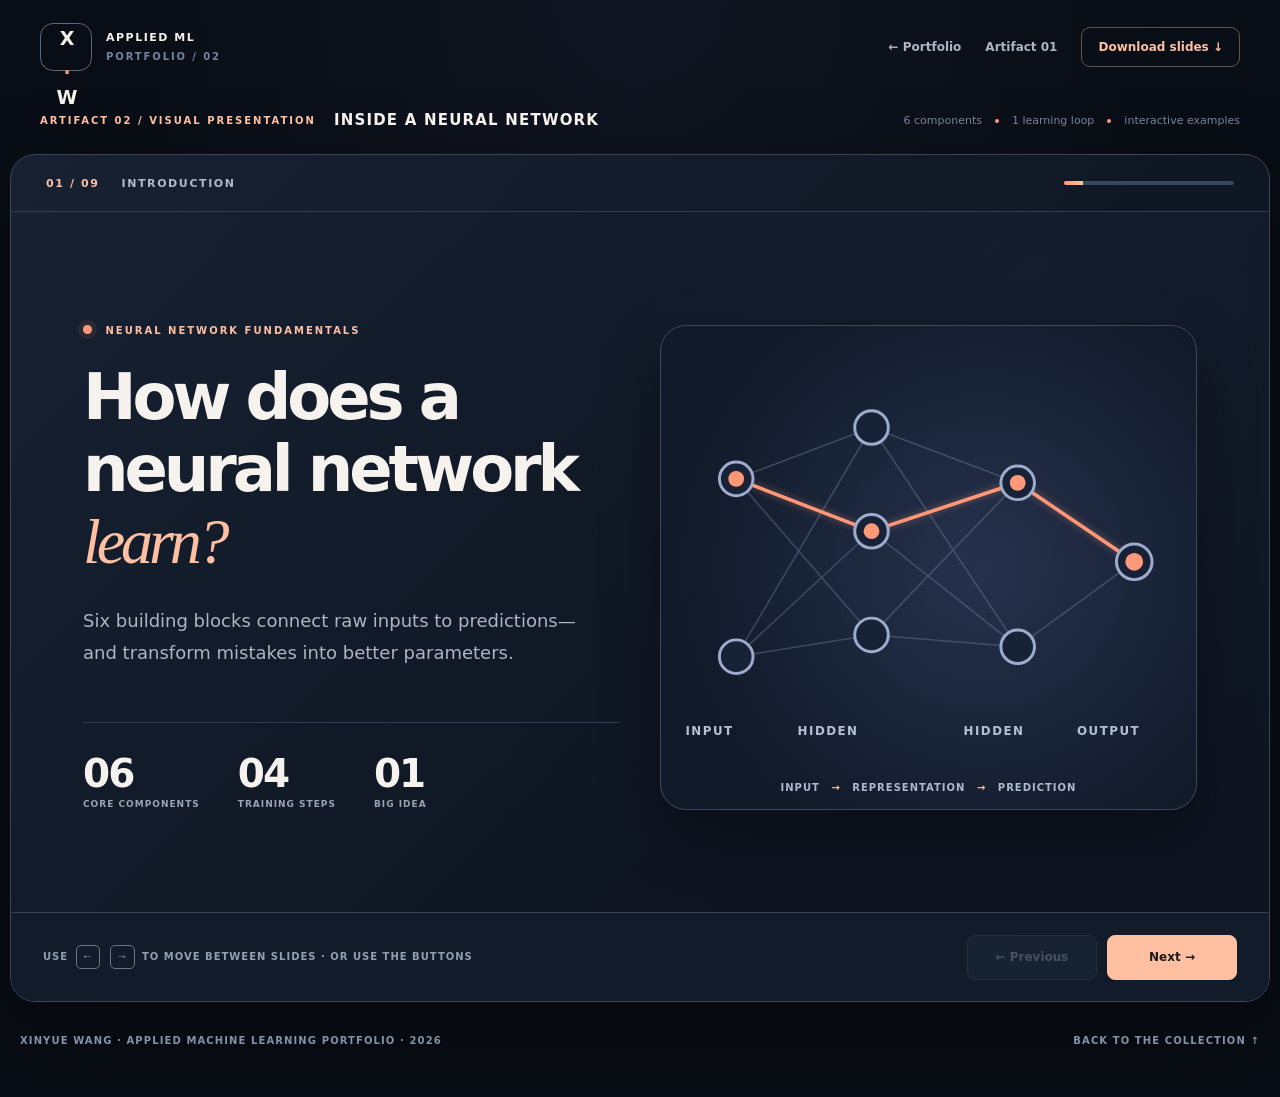
<file: artifacts/02-neural-network-visual-guide/index.html>
<!doctype html>
<html lang="en">
<head>
  <meta charset="utf-8">
  <meta name="viewport" content="width=device-width, initial-scale=1">
  <meta name="theme-color" content="#090d15">
  <meta name="description" content="Artifact 02: an interactive, visual presentation explaining neural-network components and the training loop.">
  <title>Inside a Neural Network | Xinyue Wang</title>
  <link rel="icon" href="../../assets/favicon.svg" type="image/svg+xml">
  <link rel="stylesheet" href="./styles.css">
  <script defer src="./script.js"></script>
</head>
<body>
  <a class="skip" href="#presentation">Skip to presentation</a>
  <header class="topbar">
    <a href="../../" class="logo" aria-label="Return to portfolio home"><span class="monogram">X<span>.</span>W</span><span>APPLIED ML <small>PORTFOLIO / 02</small></span></a>
    <nav class="topnav" aria-label="Artifact navigation"><a href="../../">← Portfolio</a><a href="../01-algorithm-atlas/">Artifact 01</a><a class="download" href="./Neural_Network_Components.pptx" download>Download slides ↓</a></nav>
  </header>
  <main>
    <div class="intro-band"><div><span class="eyebrow">ARTIFACT 02 / VISUAL PRESENTATION</span><strong>INSIDE A NEURAL NETWORK</strong></div><div class="band-right">6 components <i></i> 1 learning loop <i></i> interactive examples</div></div>
    <section class="deck" id="presentation" aria-label="Neural network slide presentation">
      <div class="slide-bar"><span id="slide-label">01 / 09</span><span id="slide-topic">Introduction</span><div class="track" aria-hidden="true"><span id="track-fill"></span></div></div>
      <div class="slides" id="slides">
        <!-- 01: title -->
        <article class="slide is-active slide-cover" data-title="Introduction" aria-label="Slide 1: Introduction">
          <div class="cover-copy"><div class="kicker"><span class="dot"></span> NEURAL NETWORK FUNDAMENTALS</div><h1>How does a neural network <em>learn?</em></h1><p class="lede">Six building blocks connect raw inputs to predictions—and transform mistakes into better parameters.</p><div class="cover-stats"><div><strong>06</strong><span>CORE COMPONENTS</span></div><div><strong>04</strong><span>TRAINING STEPS</span></div><div><strong>01</strong><span>BIG IDEA</span></div></div></div>
          <div class="cover-viz" aria-label="Network of connected input, hidden, and output nodes" role="img">
            <svg viewBox="0 0 520 420" class="large-network" aria-hidden="true">
              <defs><linearGradient id="wire" x1="0" y1="0" x2="1" y2="1"><stop offset="0" stop-color="#7087aa"/><stop offset="1" stop-color="#ff9779"/></linearGradient></defs>
              <g fill="none" stroke="#6a7992" opacity=".45" stroke-width="1.6"><path d="M65 120L202 68M65 120L202 173M65 120L202 278M65 300L202 68M65 300L202 173M65 300L202 278M202 68L350 124M202 68L350 290M202 173L350 124M202 173L350 290M202 278L350 124M202 278L350 290M350 124L468 204M350 290L468 204"/></g>
              <path d="M65 120L202 173L350 124L468 204" stroke="#ff9779" stroke-width="3.6" stroke-linecap="round" fill="none" class="signal-path"/>
              <g fill="#182236" stroke="#9daccc" stroke-width="3"><circle cx="65" cy="120" r="17"/><circle cx="65" cy="300" r="17"/><circle cx="202" cy="68" r="17"/><circle cx="202" cy="173" r="17"/><circle cx="202" cy="278" r="17"/><circle cx="350" cy="124" r="17"/><circle cx="350" cy="290" r="17"/><circle cx="468" cy="204" r="18"/></g>
              <g fill="#ff9779"><circle cx="65" cy="120" r="8"/><circle cx="202" cy="173" r="8"/><circle cx="350" cy="124" r="8"/><circle cx="468" cy="204" r="9"/></g>
              <g class="network-labels"><text x="38" y="379">INPUT</text><text x="158" y="379">HIDDEN</text><text x="326" y="379">HIDDEN</text><text x="442" y="379">OUTPUT</text></g>
            </svg><div class="network-badge">INPUT <b>→</b> REPRESENTATION <b>→</b> PREDICTION</div>
          </div>
        </article>
        <!-- 02: layers -->
        <article class="slide slide-layers" data-title="Layers" aria-label="Slide 2: Layers" hidden>
          <div class="slide-heading"><span class="kicker">01 / STRUCTURE</span><h2>Layers organize the <em>flow.</em></h2><p>In a feedforward neural network, each layer passes a representation to the next.</p></div>
          <div class="architecture">
            <div class="arch-card"><span class="arch-n">01</span><div class="arch-icon"><i></i><i></i><i></i></div><h3>Input layer</h3><p>Receives features such as age, income, or image pixels.</p><small>RAW FEATURES</small></div>
            <span class="arch-arrow" aria-hidden="true">→</span>
            <div class="arch-card emphasized"><span class="arch-n">02</span><div class="arch-icon"><i></i><i></i><i></i><i></i></div><h3>Hidden layers</h3><p>Transform weighted inputs into increasingly useful patterns.</p><small>LEARNED REPRESENTATIONS</small></div>
            <span class="arch-arrow" aria-hidden="true">→</span>
            <div class="arch-card"><span class="arch-n">03</span><div class="arch-icon"><i></i></div><h3>Output layer</h3><p>Produces a prediction, such as a probability or value.</p><small>MODEL OUTPUT</small></div>
          </div><div class="lesson-note"><b>Why use multiple layers?</b> Successive transformations allow deeper models to represent more complex relationships when paired with nonlinear activation functions.</div>
        </article>
        <!-- 03: neurons, weights -->
        <article class="slide" data-title="Neurons & weights" aria-label="Slide 3: Neurons and weights" hidden>
          <div class="slide-heading"><span class="kicker">02 / COMPUTATION</span><h2>One neuron. <em>Many influences.</em></h2><p>A neuron sums weighted inputs, adds a bias, then applies an activation function.</p></div>
          <div class="two-col">
            <div class="interactive-panel"><div class="panel-title">TRY IT · ADJUST THE INPUTS AND WEIGHTS</div><div class="equation">z = w₁x₁ + w₂x₂ + b <small>→ ReLU(z)</small></div>
              <div class="range-field"><label for="x1">Input x₁ <output id="x1-out">0.8</output></label><input id="x1" type="range" min="-2" max="2" step="0.1" value="0.8"></div>
              <div class="range-field"><label for="w1">Weight w₁ <output id="w1-out">1.5</output></label><input id="w1" type="range" min="-2" max="2" step="0.1" value="1.5"></div>
              <div class="range-field"><label for="x2">Input x₂ <output id="x2-out">0.4</output></label><input id="x2" type="range" min="-2" max="2" step="0.1" value="0.4"></div>
              <div class="range-field"><label for="w2">Weight w₂ <output id="w2-out">-0.5</output></label><input id="w2" type="range" min="-2" max="2" step="0.1" value="-0.5"></div>
              <div class="range-field"><label for="bias">Bias b <output id="bias-out">0.1</output></label><input id="bias" type="range" min="-2" max="2" step="0.1" value="0.1"></div>
            </div><div class="result-panel"><div class="panel-title">LIVE FORWARD PASS · ILLUSTRATIVE NEURON</div><div class="result-diagram"><span class="calc-input">x₁</span><div class="calc-arrows">→ w₁<br>→ w₂</div><span class="calc-neuron">Σ</span><span class="calc-equals">→</span><span class="calc-neuron hot">f</span><span class="calc-equals">→</span><span class="calc-output" id="neuron-output">1.10</span></div><div class="mini-result"><div>WEIGHTED SUM <strong id="weighted-z">1.10</strong></div><div>ReLU OUTPUT <strong id="activated-a">1.10</strong></div></div><p class="result-info">A <b>weight</b> controls an input’s contribution. A <b>neuron</b> performs this small computation. A network learns by adjusting weights and biases.</p></div>
          </div>
        </article>
        <!-- 04 activation -->
        <article class="slide" data-title="Activation functions" aria-label="Slide 4: Activation functions" hidden>
          <div class="slide-heading"><span class="kicker">03 / NONLINEARITY</span><h2>Activation gives the model <em>flexibility.</em></h2><p>Without nonlinear activations, stacking fully connected linear layers is still equivalent to one linear transformation.</p></div>
          <div class="two-col activation-layout"><div class="interactive-panel"><div class="panel-title">EXPLORE THREE COMMON ACTIVATIONS</div><div class="tabs" role="group" aria-label="Activation function"><button class="tab is-selected" type="button" data-function="relu" aria-pressed="true">ReLU</button><button class="tab" type="button" data-function="sigmoid" aria-pressed="false">Sigmoid</button><button class="tab" type="button" data-function="tanh" aria-pressed="false">Tanh</button></div><svg id="activation-graph" class="graph" viewBox="0 0 500 270" role="img" aria-label="Graph of currently selected activation function"><path class="gridline" d="M60 30V235M150 30V235M240 30V235M330 30V235M420 30V235M60 80H445M60 132H445M60 184H445M60 235H445"/><path class="axis" d="M60 132H445M240 30V235"/><path id="activation-path" class="curve" d=""/><circle id="activation-point" r="7" fill="#ff9b75"/><text x="440" y="150" class="graph-text">x</text><text x="254" y="24" class="graph-text">f(x)</text></svg><div class="range-field"><label for="activation-input">Input x <output id="activation-input-out">0.5</output></label><input id="activation-input" type="range" min="-3" max="3" step="0.1" value="0.5"></div></div><div class="result-panel"><div class="panel-title">FUNCTION INSIGHT</div><div class="formula" id="activation-formula">f(x) = max(0, x)</div><div class="big-number" id="activation-result">0.50</div><p class="result-info" id="activation-description">ReLU outputs zero for negative inputs and passes positive values through unchanged.</p><div class="three-tags"><span>ReLU → [0, ∞)</span><span>Sigmoid → (0, 1)</span><span>Tanh → (−1, 1)</span></div></div></div>
        </article>
        <!-- 05 loss -->
        <article class="slide" data-title="Loss functions" aria-label="Slide 5: Loss functions" hidden>
          <div class="slide-heading"><span class="kicker">04 / FEEDBACK</span><h2>Loss measures <em>the gap.</em></h2><p>Training requires a numerical signal describing the difference between a prediction and its target.</p></div><div class="two-col"><div class="interactive-panel"><div class="panel-title">A SINGLE REGRESSION PREDICTION · SQUARED ERROR</div><div class="loss-bars"><div class="loss-row"><span>ACTUAL TARGET</span><div class="meter"><span style="width:80%"></span></div><strong>0.80</strong></div><div class="loss-row"><span>MODEL PREDICTION</span><div class="meter pred-meter"><span id="pred-meter" style="width:55%"></span></div><strong id="pred-text">0.55</strong></div></div><div class="range-field"><label for="prediction">Adjust prediction <output id="prediction-out">0.55</output></label><input id="prediction" type="range" min="0" max="1" step="0.01" value="0.55"></div></div><div class="result-panel"><div class="panel-title">LOSS PROVIDES THE FEEDBACK SIGNAL</div><div class="formula">Squared error = (ŷ − y)²</div><div class="big-number" id="loss-value">0.0625</div><p class="result-info">This one-example squared error falls toward zero as the prediction approaches the target. Mean squared error (MSE) averages squared errors across examples.</p><div class="definition-pair"><div><b>Regression</b><span>Mean squared error (MSE)</span></div><div><b>Classification</b><span>Cross-entropy loss</span></div></div></div></div>
        </article>
        <!-- 06 optimization -->
        <article class="slide" data-title="Optimization algorithms" aria-label="Slide 6: Optimization algorithms" hidden><div class="slide-heading"><span class="kicker">05 / IMPROVEMENT</span><h2>Optimization turns feedback into <em>updates.</em></h2><p>Gradients estimate how the loss changes with each parameter. An optimizer uses them to update the parameters.</p></div><div class="two-col"><div class="interactive-panel"><div class="panel-title">EXAMPLE · SINGLE GRADIENT-DESCENT STEP</div><div class="formula small-formula">new weight = old weight − η × gradient</div><div class="range-field"><label for="learn-rate">Learning rate η <output id="learn-rate-out">0.20</output></label><input id="learn-rate" type="range" min="0.01" max="1" step="0.01" value="0.2"></div><div class="optimizer-example"><div><small>OLD WEIGHT</small><b>1.00</b></div><span>−</span><div><small>GRADIENT</small><b>0.80</b></div><span>→</span><div><small>NEW WEIGHT</small><b id="new-weight">0.84</b></div></div><p class="note-small">Illustrative one-step update with a fixed example gradient, not a trained model.</p></div><div class="result-panel"><div class="panel-title">COMMON OPTIMIZERS</div><div class="optimizer-list"><div><b>Gradient Descent</b><p>Uses an aggregated gradient to update parameters.</p></div><div><b>Stochastic Gradient Descent (SGD)</b><p>Updates from individual or mini-batch examples; mini-batch SGD is common.</p></div><div><b>Adam</b><p>Adapts parameter-specific step sizes using estimates of gradient moments.</p></div></div></div></div></article>
        <!-- 07 learning loop -->
        <article class="slide" data-title="Training loop" aria-label="Slide 7: Training loop" hidden><div class="slide-heading"><span class="kicker">06 / HOW THE PIECES FIT</span><h2>Learning is a <em>repeatable loop.</em></h2><p>Layers, neurons, weights, activation, loss, and optimization each play a different role.</p></div><div class="loop-grid"><div class="loop-step"><span>01</span><h3>Forward pass</h3><p>Inputs move through layers, weighted sums, and nonlinear activations.</p><div class="step-symbol">x → ŷ</div></div><div class="loop-step"><span>02</span><h3>Compute loss</h3><p>Compare predictions with the expected targets.</p><div class="step-symbol">ŷ vs y</div></div><div class="loop-step"><span>03</span><h3>Backpropagate</h3><p>Use the chain rule to compute parameter gradients of the loss.</p><div class="step-symbol">∂L/∂w</div></div><div class="loop-step"><span>04</span><h3>Update parameters</h3><p>An optimizer changes the weights and biases; the cycle repeats.</p><div class="step-symbol">w ← w − η∇L</div></div></div><div class="lesson-note"><b>The distinction:</b> a loss function scores the mistake; backpropagation computes gradients; an optimizer updates the parameters.</div></article>
        <!-- 08 Playground practical activity -->
        <article class="slide" data-title="Playground exploration" aria-label="Slide 8: Playground exploration" hidden><div class="slide-heading"><span class="kicker">07 / EXPERIMENT</span><h2>Explore the <em>tradeoffs.</em></h2><p>TensorFlow Playground lets us vary data, network depth, learning rate, and regularization and compare training versus test loss.</p></div><div class="experiment-grid"><div class="experiment"><span>01 / DATA</span><h3>Simple vs. complex</h3><p>Compare a linearly separable pattern with a circular or spiral-like pattern.</p><small>WHAT TO NOTICE: shape of decision boundary</small></div><div class="experiment"><span>02 / CAPACITY</span><h3>Shallow vs. deep</h3><p>Keep data fixed; change the number of hidden layers and neurons.</p><small>WHAT TO NOTICE: fit and complexity</small></div><div class="experiment"><span>03 / NOISE</span><h3>Clean vs. noisy</h3><p>Increase noise while keeping the network configuration the same.</p><small>WHAT TO NOTICE: training versus test behavior</small></div><div class="experiment"><span>04 / OPTIMIZATION</span><h3>Learning-rate sensitivity</h3><p>Compare a smaller and a larger learning rate with other settings fixed.</p><small>WHAT TO NOTICE: speed and stability of loss</small></div></div><div class="experiment-footer"><a href="https://playground.tensorflow.org/" target="_blank" rel="noopener noreferrer" class="primary-link">Open TensorFlow Playground ↗</a><p><b>Method:</b> change one factor at a time. Also test selected input features (x₁, x₂, and engineered features). These are proposed comparisons, not measured results.</p></div></article>
        <!-- 09 summary -->
        <article class="slide slide-summary" data-title="Summary & key insights" aria-label="Slide 9: Summary" hidden><div class="slide-heading"><span class="kicker">08 / CONCLUSION</span><h2>Making invisible learning <em>visible.</em></h2><p>Visual models turn abstract computations into steps we can reason about, question, and improve.</p></div><div class="summary-grid"><div class="takeaway"><span>01</span><h3>Structure matters</h3><p>Layers and neurons transform inputs; learned weights control how strongly information travels.</p></div><div class="takeaway"><span>02</span><h3>Nonlinearity matters</h3><p>Activations enable richer patterns than stacked linear transformations alone.</p></div><div class="takeaway"><span>03</span><h3>Feedback matters</h3><p>Loss, backpropagation, and optimization work together to improve predictions.</p></div></div><blockquote>“A visualization is not just a picture of a model—it is a way to inspect assumptions, explain its learning process, and understand where it may fail.”</blockquote><div class="references"><b>LEARNING RESOURCES</b><a href="https://playground.tensorflow.org/" target="_blank" rel="noopener noreferrer">TensorFlow Playground ↗</a><a href="https://developers.google.com/machine-learning/crash-course/neural-networks" target="_blank" rel="noopener noreferrer">Google ML Crash Course ↗</a></div></article>
      </div>
      <div class="deck-controls"><p>USE <kbd>←</kbd> <kbd>→</kbd> TO MOVE BETWEEN SLIDES <span class="controls-mobile">· OR USE THE BUTTONS</span></p><div class="control-buttons"><button id="prev" type="button" aria-label="Previous slide">← Previous</button><button id="next" type="button" class="next" aria-label="Next slide">Next →</button></div></div>
    </section>
    <footer class="page-footer"><span>XINYUE WANG · APPLIED MACHINE LEARNING PORTFOLIO · 2026</span><a href="../../">BACK TO THE COLLECTION ↑</a></footer>
  </main>
</body>
</html>
</file>
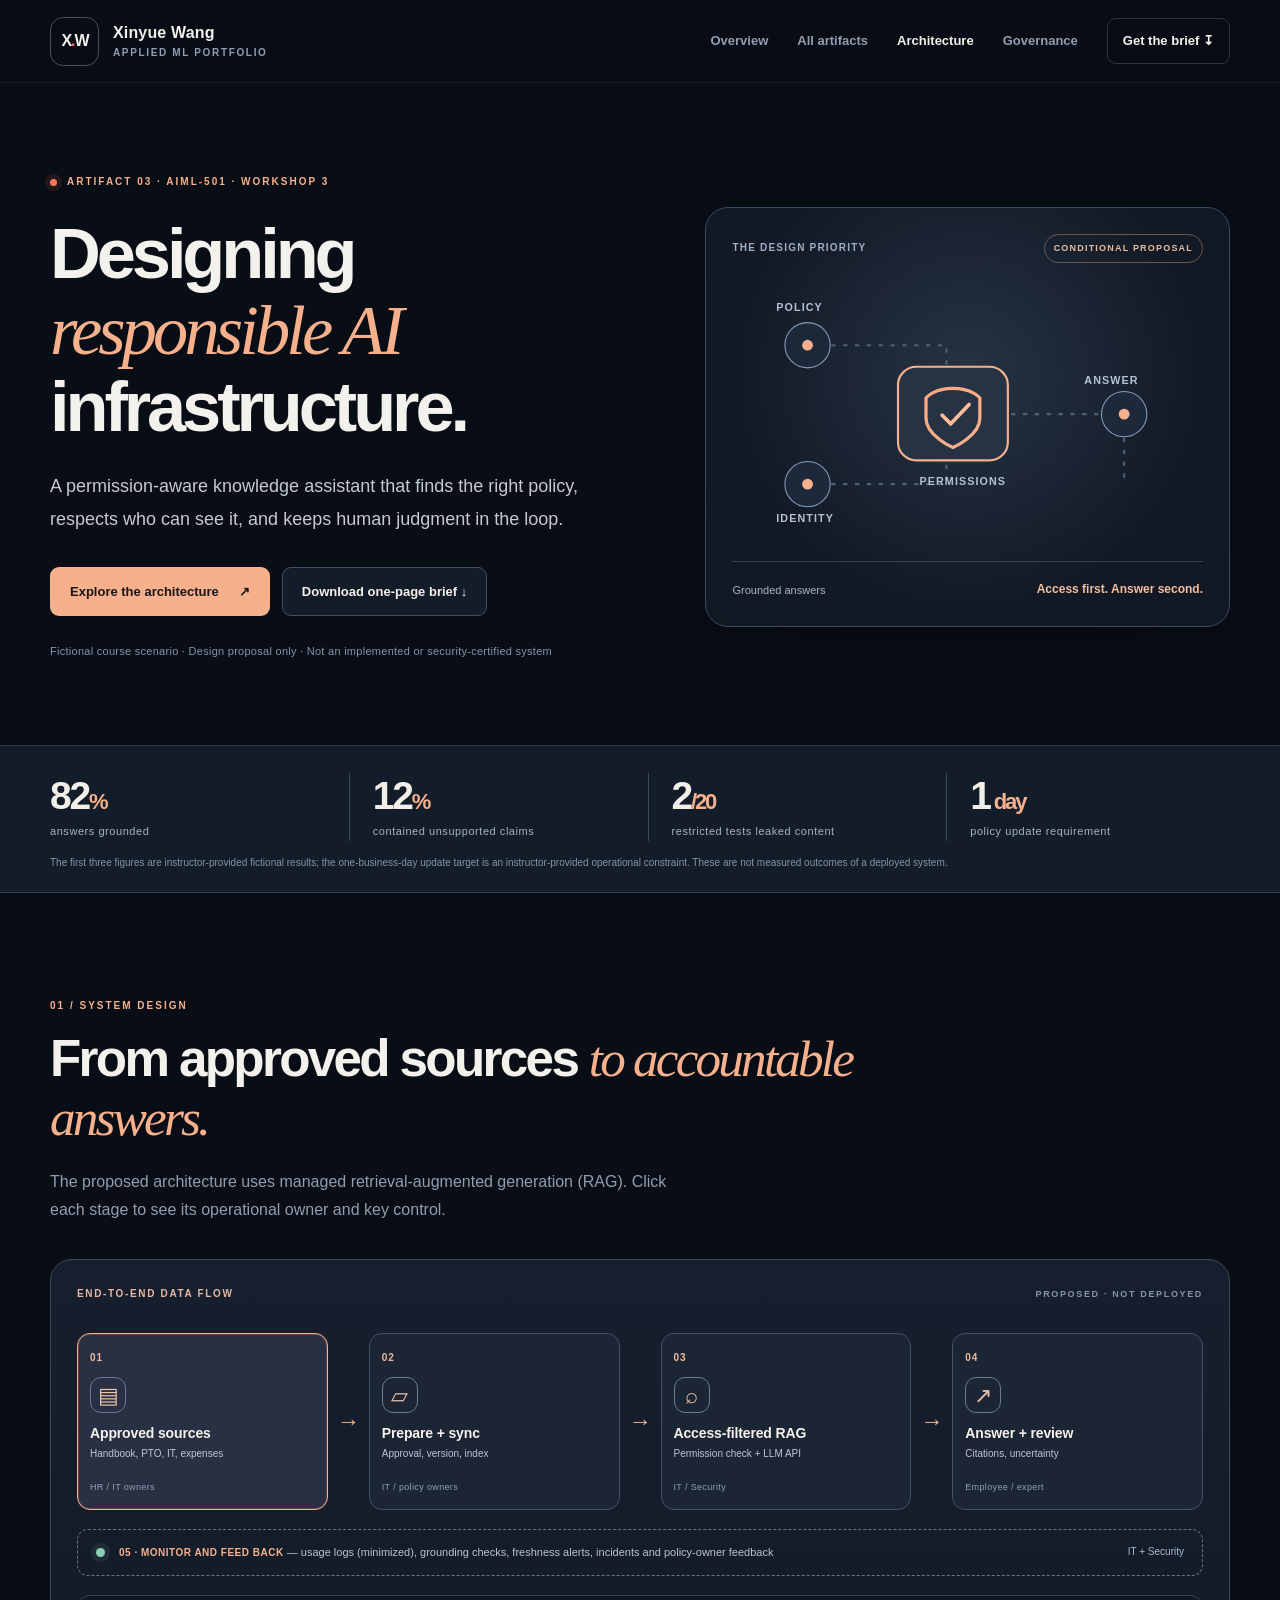
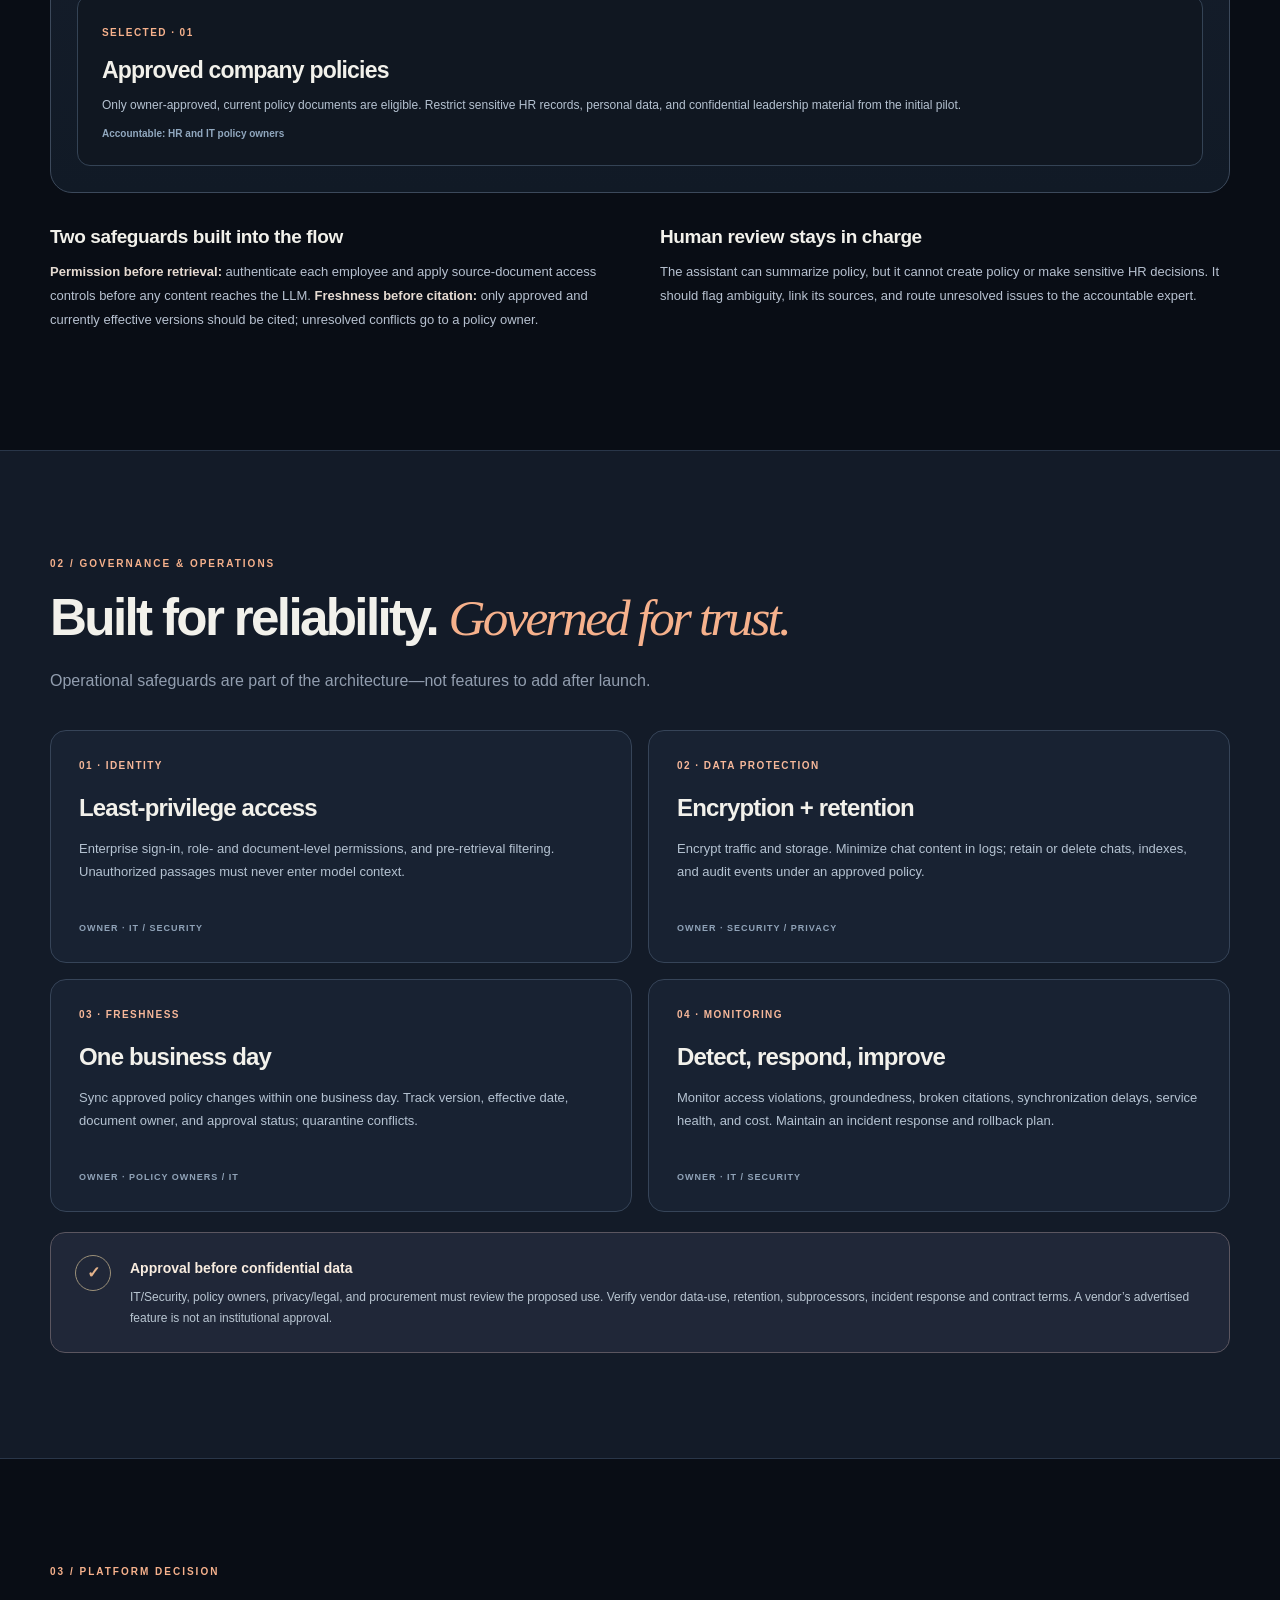
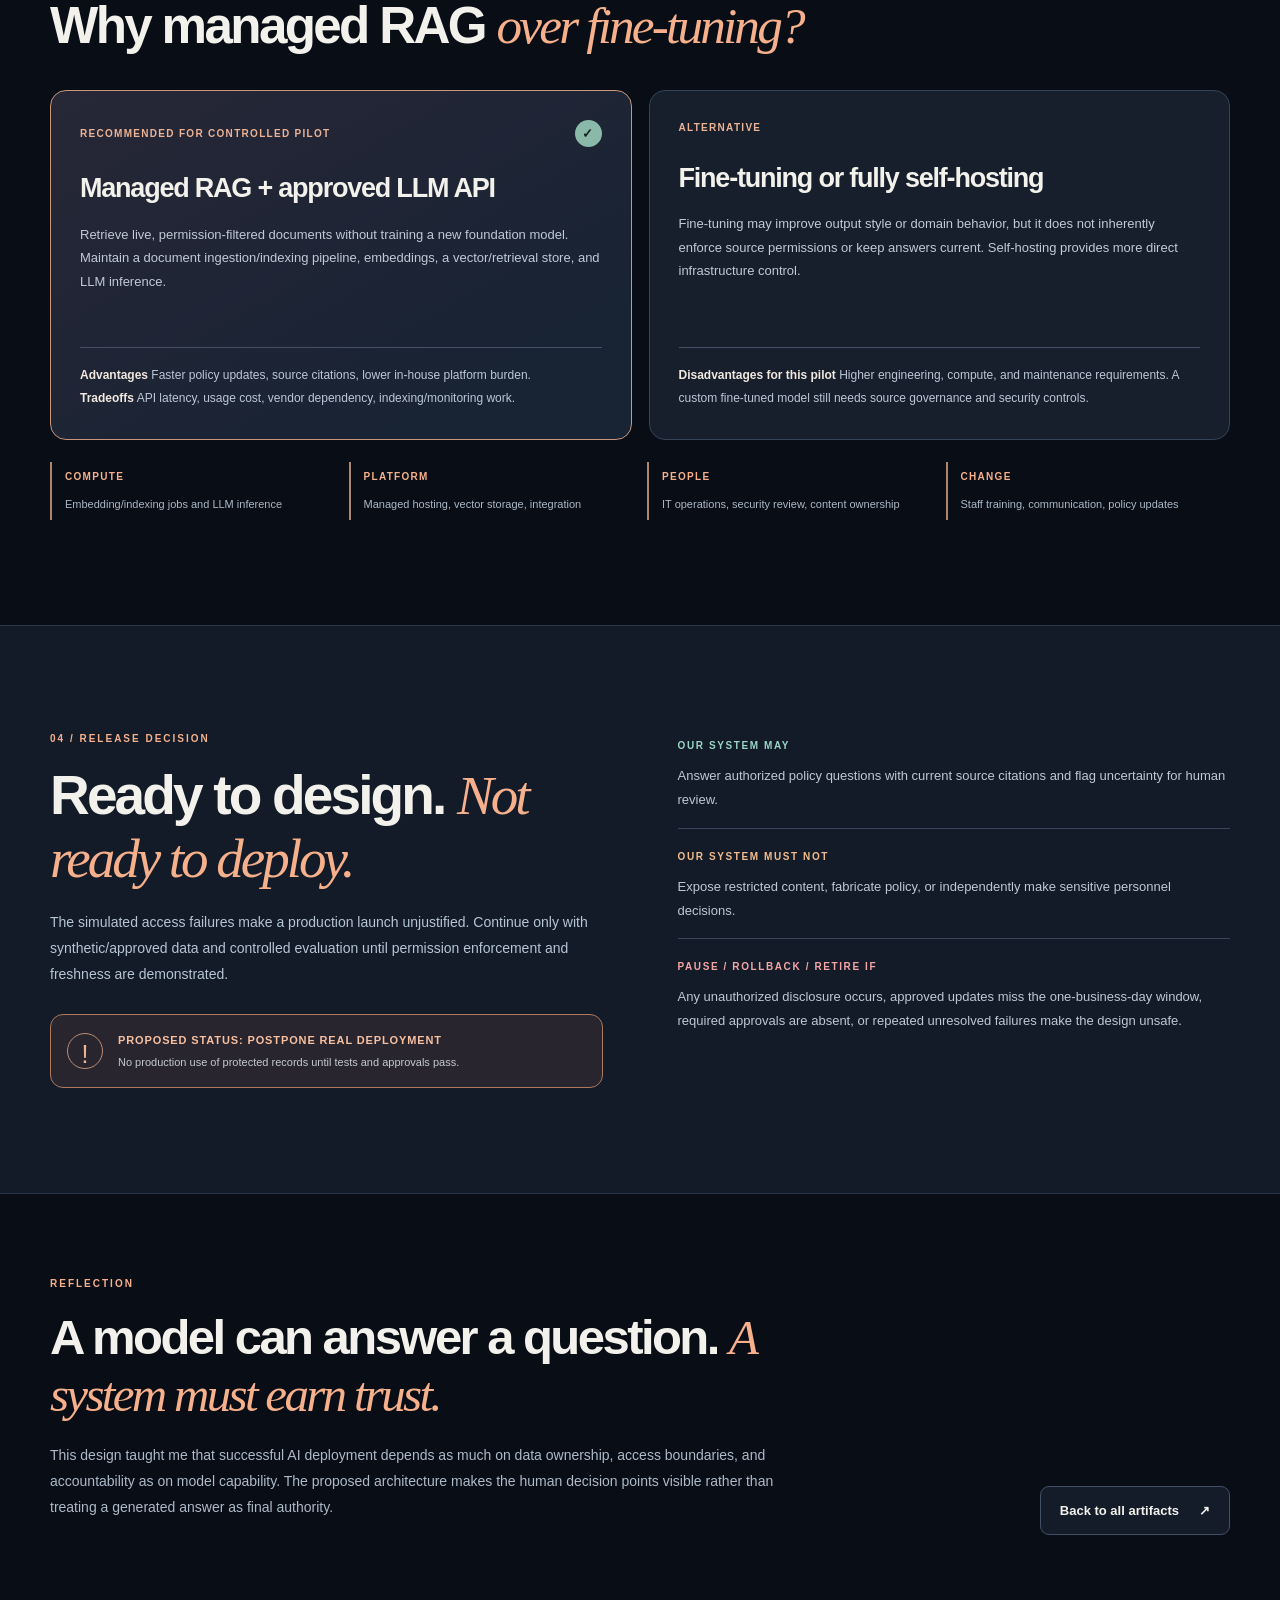
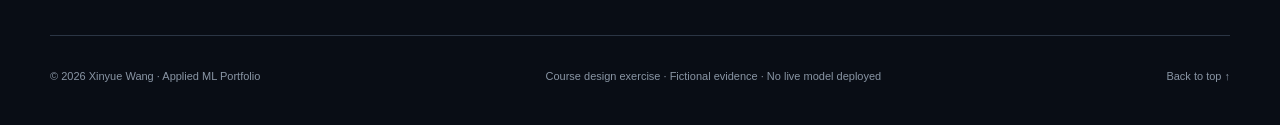
<file: artifacts/03-ai-infrastructure/index.html>
<!doctype html>
<html lang="en">
<head>
  <meta charset="utf-8">
  <meta name="viewport" content="width=device-width, initial-scale=1">
  <meta name="description" content="Artifact 03: A portfolio-ready infrastructure brief for a secure, permission-aware RAG organizational knowledge assistant.">
  <meta name="theme-color" content="#090d15">
  <title>Artifact 03 · Responsible AI Infrastructure | Xinyue Wang</title>
  <link rel="icon" href="../../assets/favicon.svg" type="image/svg+xml">
  <link rel="stylesheet" href="../../assets/styles.css">
  <link rel="stylesheet" href="infrastructure.css">
  <script defer src="../../assets/main.js"></script>
  <script defer src="infrastructure.js"></script>
</head>
<body>
  <a class="skip-link" href="#main">Skip to content</a>
  <header class="site-header"><nav class="nav shell" aria-label="Main navigation">
    <a class="brand" href="../../" aria-label="Xinyue Wang — portfolio home"><span class="brand-mark">X<span class="mark-dot">.</span>W</span><span class="brand-name">Xinyue Wang <small>Applied ML Portfolio</small></span></a>
    <div class="nav-links"><a href="../../">Overview</a><a href="../../#artifacts">All artifacts</a><a href="#architecture" class="active">Architecture</a><a href="#controls">Governance</a><a class="nav-cta" href="files/Activity_3_4_AI_Infrastructure_Portfolio.docx">Get the brief ↧</a></div>
  </nav></header>
  <main id="main">
    <section class="artifact-hero shell">
      <div class="artifact-intro">
        <p class="eyebrow"><span class="signal-dot"></span> ARTIFACT 03 · AIML-501 · WORKSHOP 3</p>
        <h1>Designing <span class="display-italic">responsible AI</span> infrastructure.</h1>
        <p class="lead">A permission-aware knowledge assistant that finds the right policy, respects who can see it, and keeps human judgment in the loop.</p>
        <div class="hero-buttons"><a class="btn btn-primary" href="#architecture">Explore the architecture <span aria-hidden="true">↗</span></a><a class="btn btn-ghost" href="files/Activity_3_4_AI_Infrastructure_Portfolio.docx" download>Download one-page brief ↓</a></div>
        <p class="context-note">Fictional course scenario · Design proposal only · Not an implemented or security-certified system</p>
      </div>
      <div class="hero-feature" aria-label="Proposed AI infrastructure at a glance">
        <div class="hero-feature-top"><span class="mini-kicker">THE DESIGN PRIORITY</span><span class="status-indicator">CONDITIONAL PROPOSAL</span></div>
        <div class="focus-illustration" aria-hidden="true">
          <svg viewBox="0 0 390 235" role="img"><defs><linearGradient id="hl" x1="0" y1="0" x2="1" y2="1"><stop stop-color="#ffa77e"/><stop offset="1" stop-color="#f6b18c"/></linearGradient></defs>
            <g fill="none" stroke="#4b6178" stroke-width="2" stroke-dasharray="4 7"><path d="M46 55H175V119H340"/><path d="M46 184H175V119"/><path d="M340 119v65"/></g>
            <circle cx="46" cy="55" r="21" fill="#1d293a" stroke="#849db8"/><circle cx="46" cy="184" r="21" fill="#1d293a" stroke="#849db8"/><circle cx="340" cy="119" r="21" fill="#1d293a" stroke="#849db8"/>
            <rect x="130" y="75" width="102" height="87" rx="17" fill="#263344" stroke="#f6b18c" stroke-width="2"/><path d="M181 95c-18 0-25 9-25 9v19c0 16 25 27 25 27s25-11 25-27v-19s-7-9-25-9z" fill="none" stroke="url(#hl)" stroke-width="3"/><path d="M171 120l8 8 17-18" fill="none" stroke="#ffbd98" stroke-width="3.4" stroke-linecap="round" stroke-linejoin="round"/>
            <g fill="#f6b18c"><circle cx="46" cy="55" r="5"/><circle cx="46" cy="184" r="5"/><circle cx="340" cy="119" r="5"/></g>
            <g font-size="10" font-weight="700" letter-spacing="1" fill="#b5c2d3"><text x="17" y="23">POLICY</text><text x="17" y="219">IDENTITY</text><text x="303" y="91">ANSWER</text><text x="150" y="185">PERMISSIONS</text></g>
          </svg>
        </div>
        <div class="hero-feature-bottom"><span>Grounded answers</span><strong>Access first. Answer second.</strong></div>
      </div>
    </section>

    <section class="metric-strip" aria-label="The fictional performance evidence">
      <div class="shell metric-grid">
        <div><span class="metric-value">82<span>%</span></span><span class="metric-label">answers grounded</span></div>
        <div><span class="metric-value">12<span>%</span></span><span class="metric-label">contained unsupported claims</span></div>
        <div><span class="metric-value">2<span>/20</span></span><span class="metric-label">restricted tests leaked content</span></div>
        <div><span class="metric-value">1<span> day</span></span><span class="metric-label">policy update requirement</span></div>
      </div>
      <p class="metric-caption shell">The first three figures are instructor-provided fictional results; the one-business-day update target is an instructor-provided operational constraint. These are not measured outcomes of a deployed system.</p>
    </section>

    <section class="section shell" id="architecture">
      <div class="section-head"><p class="section-kicker">01 / SYSTEM DESIGN</p><h2>From approved sources <span class="display-italic">to accountable answers.</span></h2><p class="muted narrow">The proposed architecture uses managed retrieval-augmented generation (RAG). Click each stage to see its operational owner and key control.</p></div>
      <div class="arch-panel">
        <div class="arch-top"><span>END-TO-END DATA FLOW</span><span class="draft-label">PROPOSED · NOT DEPLOYED</span></div>
        <div class="arch-flow" role="group" aria-label="Proposed knowledge assistant data flow">
          <button type="button" class="flow-step is-active" data-step="source" aria-pressed="true"><span class="flow-number">01</span><span class="flow-icon" aria-hidden="true">▤</span><strong>Approved sources</strong><small>Handbook, PTO, IT, expenses</small><em>HR / IT owners</em></button>
          <span class="flow-arrow" aria-hidden="true">→</span>
          <button type="button" class="flow-step" data-step="prepare" aria-pressed="false"><span class="flow-number">02</span><span class="flow-icon" aria-hidden="true">▱</span><strong>Prepare + sync</strong><small>Approval, version, index</small><em>IT / policy owners</em></button>
          <span class="flow-arrow" aria-hidden="true">→</span>
          <button type="button" class="flow-step" data-step="retrieve" aria-pressed="false"><span class="flow-number">03</span><span class="flow-icon" aria-hidden="true">⌕</span><strong>Access-filtered RAG</strong><small>Permission check + LLM API</small><em>IT / Security</em></button>
          <span class="flow-arrow" aria-hidden="true">→</span>
          <button type="button" class="flow-step" data-step="answer" aria-pressed="false"><span class="flow-number">04</span><span class="flow-icon" aria-hidden="true">↗</span><strong>Answer + review</strong><small>Citations, uncertainty</small><em>Employee / expert</em></button>
        </div>
        <div class="feedback-loop"><span class="loop-dot"></span><span><strong>05 · MONITOR AND FEED BACK</strong> — usage logs (minimized), grounding checks, freshness alerts, incidents and policy-owner feedback</span><span class="loop-owner">IT + Security</span></div>
        <div class="stage-detail" aria-live="polite"><span class="detail-tag" id="detail-tag">SELECTED · 01</span><h3 id="detail-title">Approved company policies</h3><p id="detail-copy">Only owner-approved, current policy documents are eligible. Restrict sensitive HR records, personal data, and confidential leadership material from the initial pilot.</p><div class="detail-owner" id="detail-owner">Accountable: HR and IT policy owners</div></div>
      </div>
      <div class="arch-explain"><div><h3>Two safeguards built into the flow</h3><p><strong>Permission before retrieval:</strong> authenticate each employee and apply source-document access controls before any content reaches the LLM. <strong>Freshness before citation:</strong> only approved and currently effective versions should be cited; unresolved conflicts go to a policy owner.</p></div><div><h3>Human review stays in charge</h3><p>The assistant can summarize policy, but it cannot create policy or make sensitive HR decisions. It should flag ambiguity, link its sources, and route unresolved issues to the accountable expert.</p></div></div>
    </section>

    <section class="section section-soft" id="controls"><div class="shell">
      <div class="section-head"><p class="section-kicker">02 / GOVERNANCE & OPERATIONS</p><h2>Built for reliability. <span class="display-italic">Governed for trust.</span></h2><p class="muted narrow">Operational safeguards are part of the architecture—not features to add after launch.</p></div>
      <div class="controls-grid">
        <article class="control-card"><span class="card-label">01 · IDENTITY</span><h3>Least-privilege access</h3><p>Enterprise sign-in, role- and document-level permissions, and pre-retrieval filtering. Unauthorized passages must never enter model context.</p><span class="card-owner">OWNER · IT / SECURITY</span></article>
        <article class="control-card"><span class="card-label">02 · DATA PROTECTION</span><h3>Encryption + retention</h3><p>Encrypt traffic and storage. Minimize chat content in logs; retain or delete chats, indexes, and audit events under an approved policy.</p><span class="card-owner">OWNER · SECURITY / PRIVACY</span></article>
        <article class="control-card"><span class="card-label">03 · FRESHNESS</span><h3>One business day</h3><p>Sync approved policy changes within one business day. Track version, effective date, document owner, and approval status; quarantine conflicts.</p><span class="card-owner">OWNER · POLICY OWNERS / IT</span></article>
        <article class="control-card"><span class="card-label">04 · MONITORING</span><h3>Detect, respond, improve</h3><p>Monitor access violations, groundedness, broken citations, synchronization delays, service health, and cost. Maintain an incident response and rollback plan.</p><span class="card-owner">OWNER · IT / SECURITY</span></article>
      </div>
      <div class="vendor-strip"><span class="vendor-icon" aria-hidden="true">✓</span><div><strong>Approval before confidential data</strong><p>IT/Security, policy owners, privacy/legal, and procurement must review the proposed use. Verify vendor data-use, retention, subprocessors, incident response and contract terms. A vendor’s advertised feature is not an institutional approval.</p></div></div>
    </div></section>

    <section class="section shell" id="tradeoffs">
      <div class="section-head"><p class="section-kicker">03 / PLATFORM DECISION</p><h2>Why managed RAG <span class="display-italic">over fine-tuning?</span></h2></div>
      <div class="tradeoff-grid">
        <article class="tradeoff-card selected"><div class="tradeoff-top"><span>RECOMMENDED FOR CONTROLLED PILOT</span><span class="check">✓</span></div><h3>Managed RAG + approved LLM API</h3><p>Retrieve live, permission-filtered documents without training a new foundation model. Maintain a document ingestion/indexing pipeline, embeddings, a vector/retrieval store, and LLM inference.</p><div class="tradeoff-bottom"><strong>Advantages</strong> Faster policy updates, source citations, lower in-house platform burden.<br><strong>Tradeoffs</strong> API latency, usage cost, vendor dependency, indexing/monitoring work.</div></article>
        <article class="tradeoff-card"><div class="tradeoff-top"><span>ALTERNATIVE</span></div><h3>Fine-tuning or fully self-hosting</h3><p>Fine-tuning may improve output style or domain behavior, but it does not inherently enforce source permissions or keep answers current. Self-hosting provides more direct infrastructure control.</p><div class="tradeoff-bottom"><strong>Disadvantages for this pilot</strong> Higher engineering, compute, and maintenance requirements. A custom fine-tuned model still needs source governance and security controls.</div></article>
      </div>
      <div class="cost-grid"><div><span class="cost-label">COMPUTE</span><p>Embedding/indexing jobs and LLM inference</p></div><div><span class="cost-label">PLATFORM</span><p>Managed hosting, vector storage, integration</p></div><div><span class="cost-label">PEOPLE</span><p>IT operations, security review, content ownership</p></div><div><span class="cost-label">CHANGE</span><p>Staff training, communication, policy updates</p></div></div>
    </section>

    <section class="section section-soft" id="decision"><div class="shell decision-layout">
      <div><p class="section-kicker">04 / RELEASE DECISION</p><h2>Ready to design. <span class="display-italic">Not ready to deploy.</span></h2><p>The simulated access failures make a production launch unjustified. Continue only with synthetic/approved data and controlled evaluation until permission enforcement and freshness are demonstrated.</p><div class="decision-banner"><span class="decision-mark">!</span><div><strong>PROPOSED STATUS: POSTPONE REAL DEPLOYMENT</strong><small>No production use of protected records until tests and approvals pass.</small></div></div></div>
      <div class="boundaries"><div><span class="boundary-label may">OUR SYSTEM MAY</span><p>Answer authorized policy questions with current source citations and flag uncertainty for human review.</p></div><div><span class="boundary-label must">OUR SYSTEM MUST NOT</span><p>Expose restricted content, fabricate policy, or independently make sensitive personnel decisions.</p></div><div><span class="boundary-label stop">PAUSE / ROLLBACK / RETIRE IF</span><p>Any unauthorized disclosure occurs, approved updates miss the one-business-day window, required approvals are absent, or repeated unresolved failures make the design unsafe.</p></div></div>
    </div></section>

    <section class="closing shell"><div><p class="section-kicker">REFLECTION</p><h2>A model can answer a question. <span class="display-italic">A system must earn trust.</span></h2><p>This design taught me that successful AI deployment depends as much on data ownership, access boundaries, and accountability as on model capability. The proposed architecture makes the human decision points visible rather than treating a generated answer as final authority.</p></div><a class="btn btn-ghost" href="../../#artifacts">Back to all artifacts <span aria-hidden="true">↗</span></a></section>
  </main>
  <footer class="site-footer shell"><span>© <span data-year>2026</span> Xinyue Wang · Applied ML Portfolio</span><span>Course design exercise · Fictional evidence · No live model deployed</span><a href="#main">Back to top ↑</a></footer>
</body>
</html>
</file>
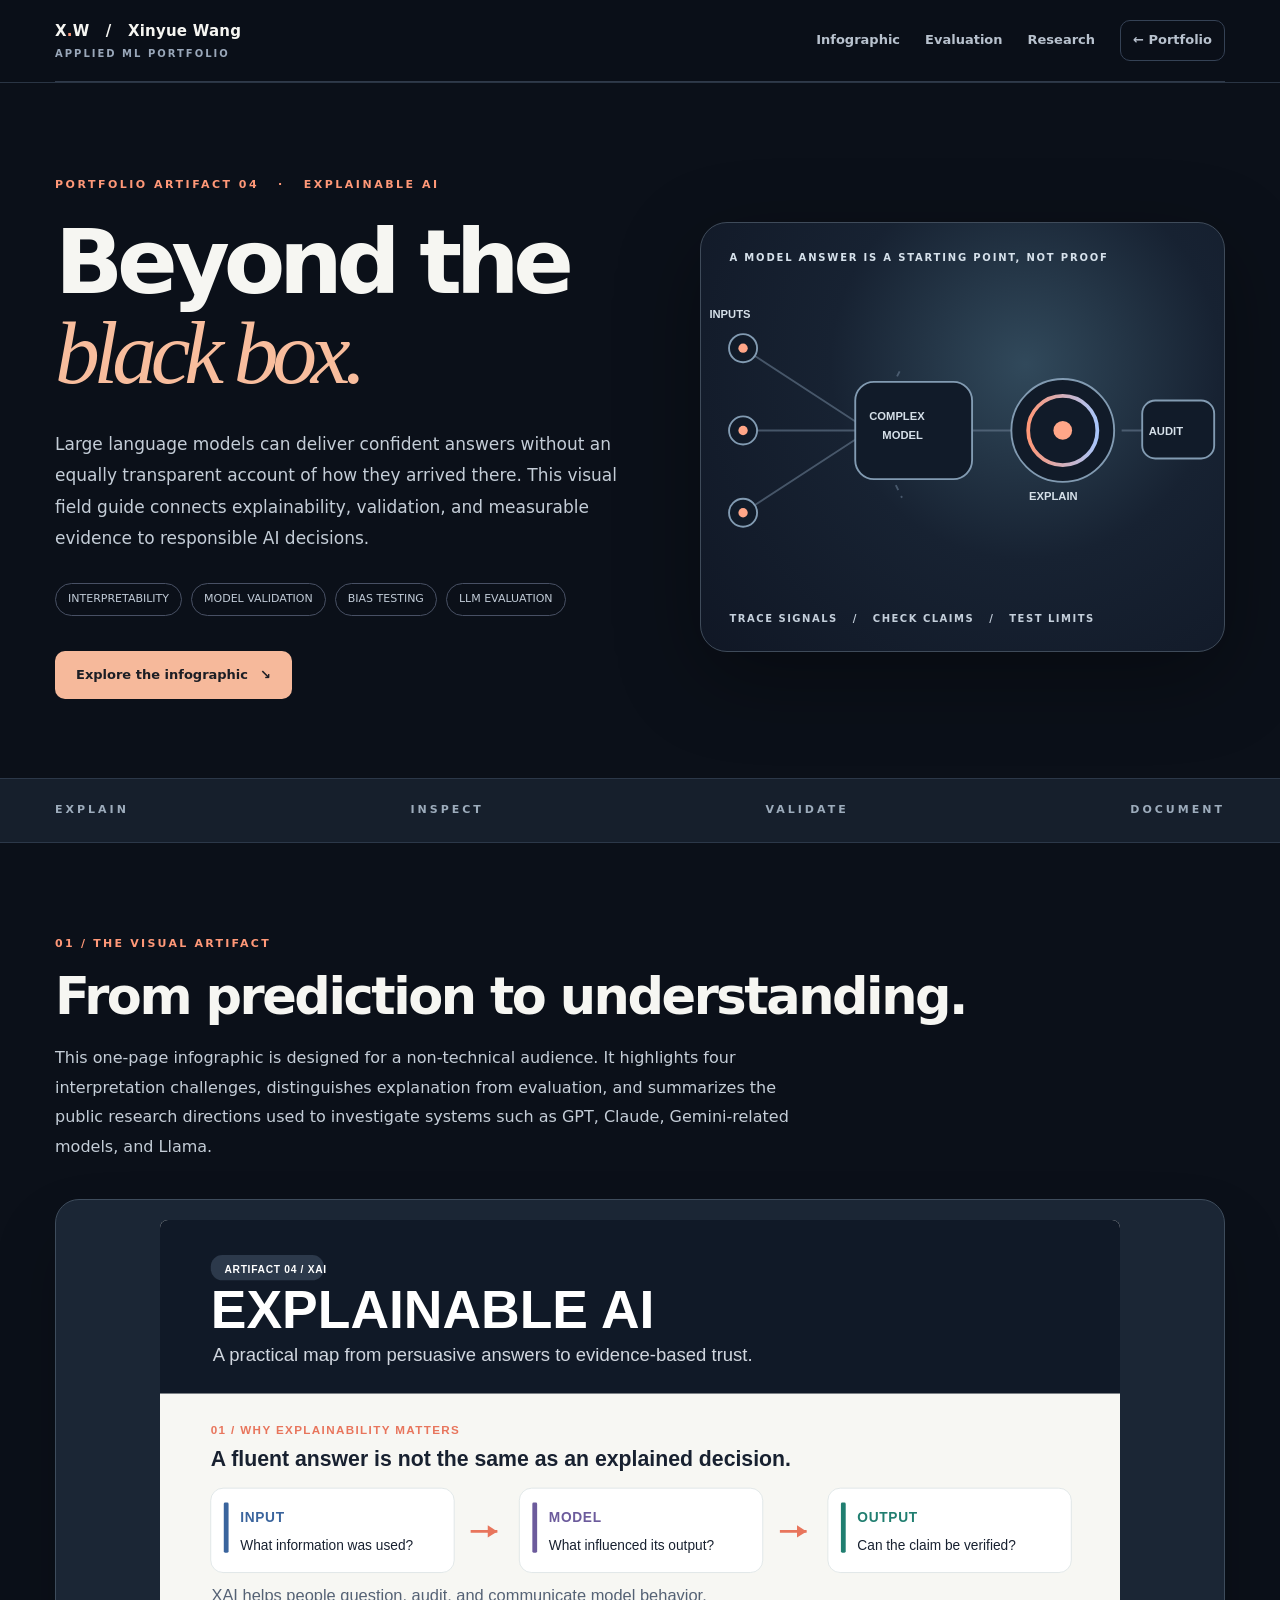
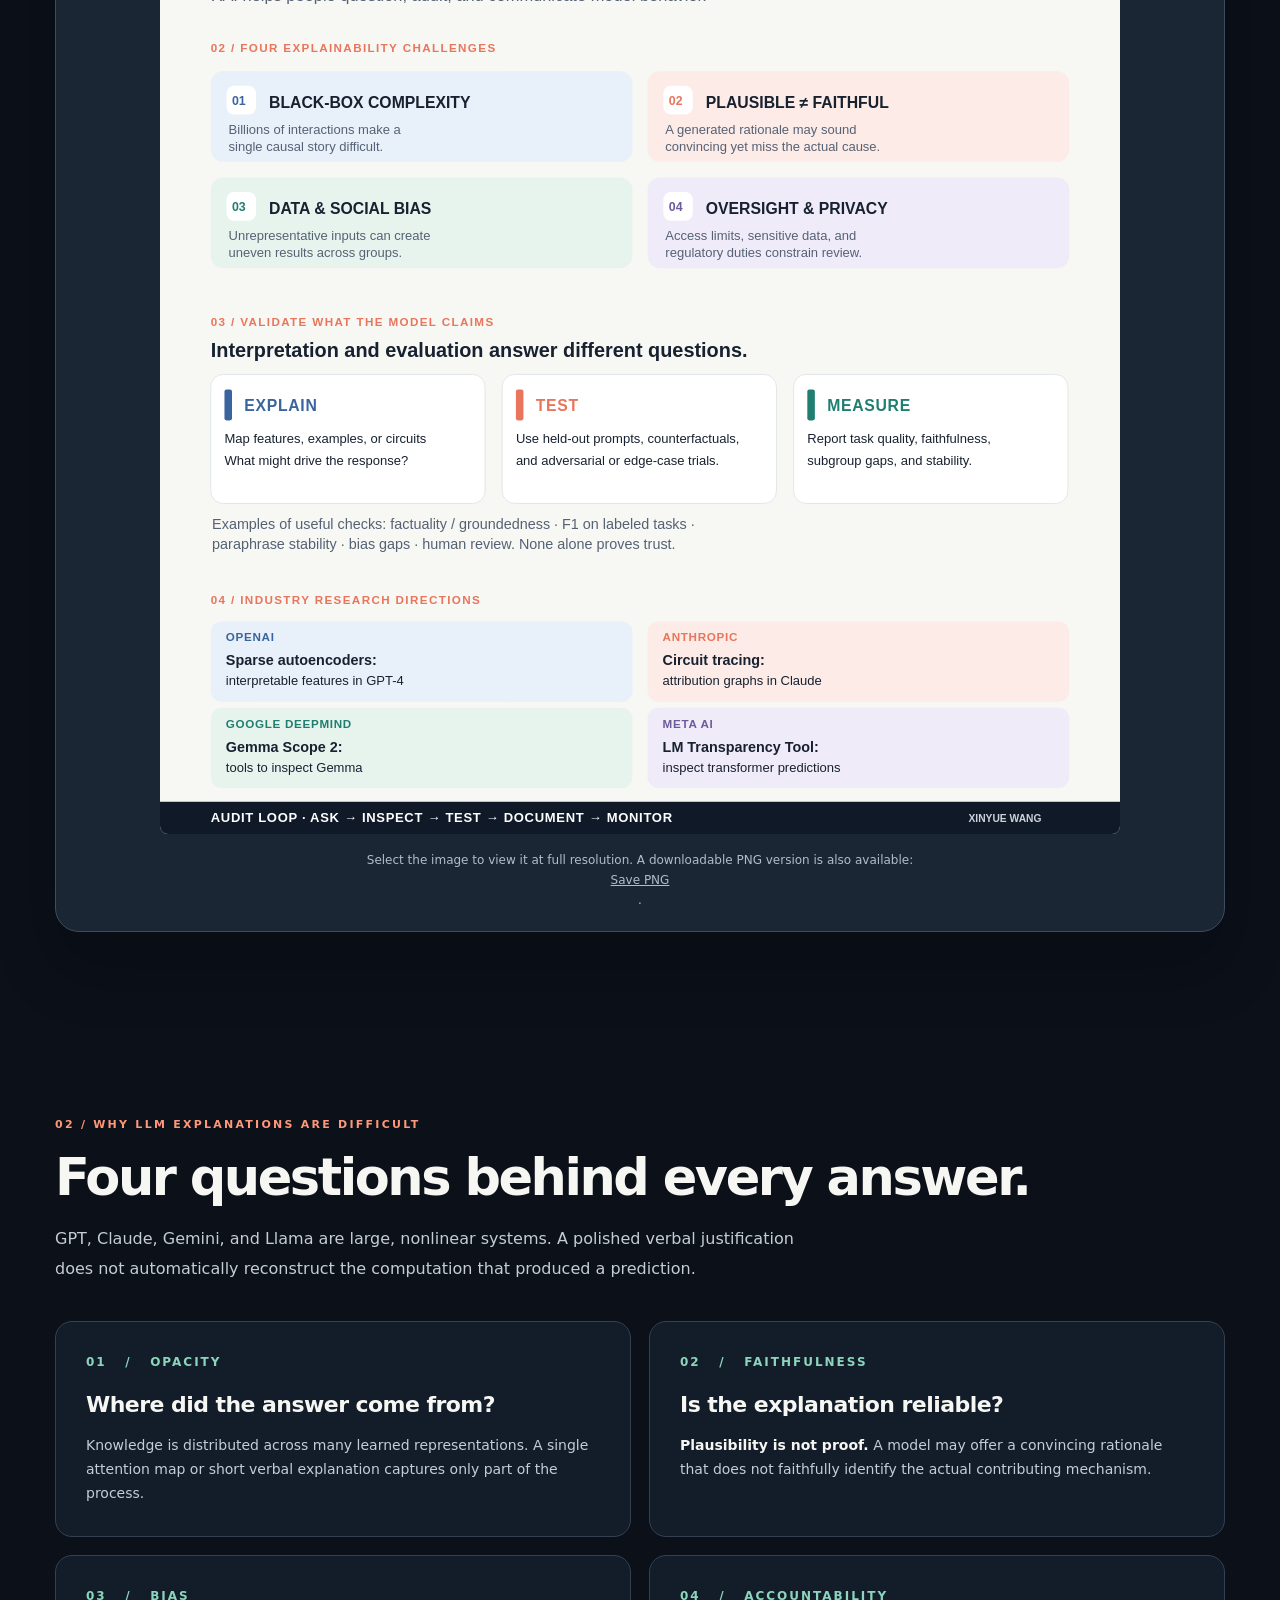
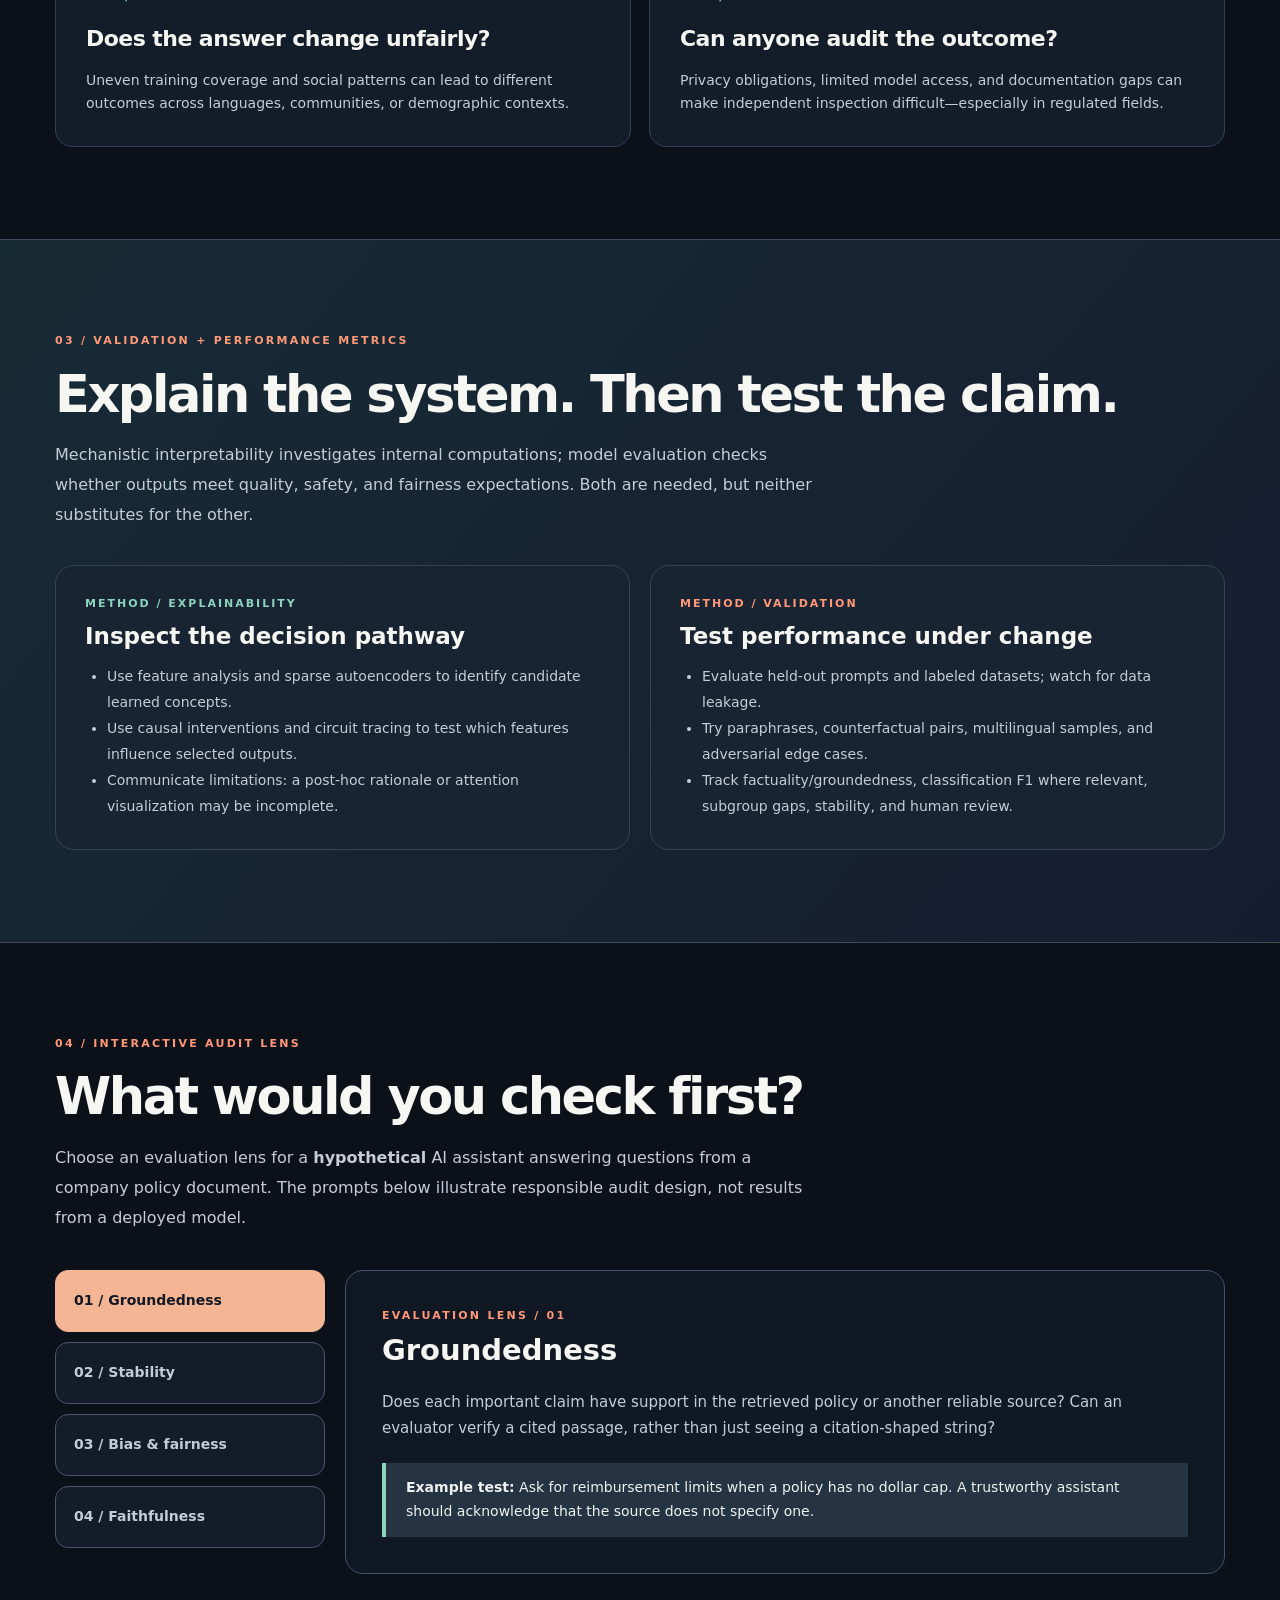
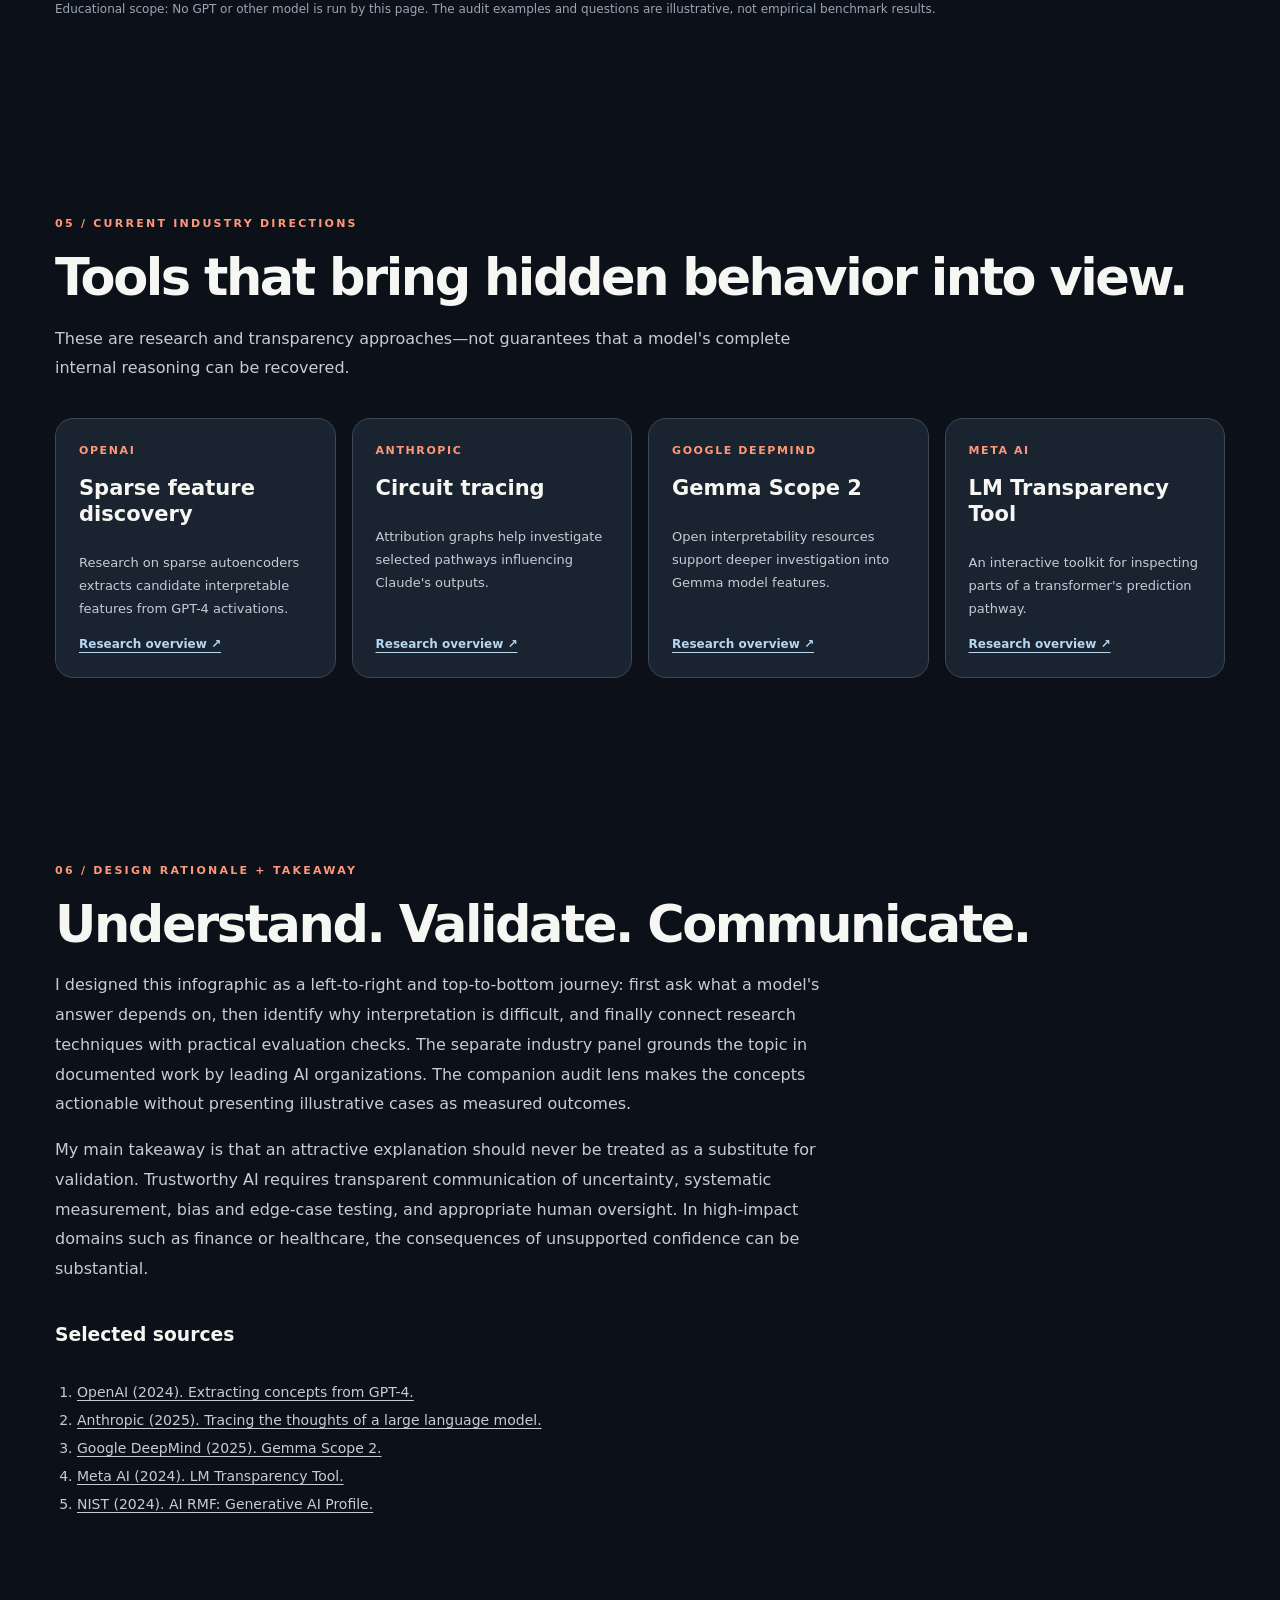
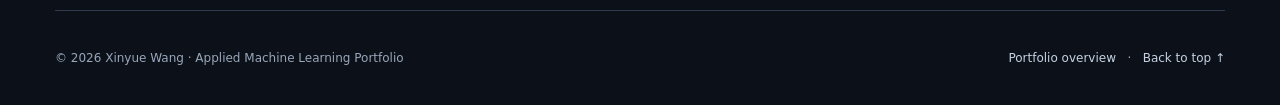
<file: artifacts/04-explainable-ai/index.html>
<!doctype html>
<html lang="en">
<head>
<meta charset="utf-8">
<meta name="viewport" content="width=device-width, initial-scale=1">
<meta name="description" content="Explainable AI: an illustrated portfolio artifact on LLM transparency, validation, model bias, interpretability research, and responsible deployment by Xinyue Wang.">
<title>Artifact 04 · Explainable AI | Xinyue Wang</title>
<style>
:root{--bg:#0b1019;--panel:#131c29;--surface:#1a2635;--line:#354255;--white:#f6f6f2;--text:#c4cdd7;--muted:#99a7b9;--coral:#ff9878;--mint:#8cd5bc;--blue:#a9c6fb;--max:1170px}
*{box-sizing:border-box}html{scroll-behavior:smooth;scroll-padding-top:90px}body{margin:0;background:var(--bg);color:var(--white);font:16px/1.7 Inter,ui-sans-serif,system-ui,-apple-system,'Segoe UI',sans-serif}a{color:inherit;text-decoration:none}button{font:inherit;cursor:pointer}button:focus-visible,a:focus-visible{outline:2px solid var(--coral);outline-offset:5px}.wrap{width:min(var(--max),calc(100% - 56px));margin:auto}.skip{position:absolute;left:8px;top:-60px;background:white;color:#111;padding:10px}.skip:focus{top:8px}.topbar{height:82px;display:flex;align-items:center;justify-content:space-between;border-bottom:1px solid #303a4a}.sitebar{position:sticky;top:0;z-index:20;background:#0b1019ed;backdrop-filter:blur(14px);border-bottom:1px solid #2a3544}.brand{font-weight:800;letter-spacing:.015em;font-size:15px}.brand em{font-style:normal;color:var(--coral)}.brand small{display:block;font-weight:550;font-size:10px;letter-spacing:2px;color:var(--muted)}nav{display:flex;align-items:center;gap:25px;color:#b8c2ce;font-size:13px;font-weight:600}nav a:hover,.foot a:hover{color:var(--coral)}.outline-link{border:1px solid var(--line);padding:8px 12px;border-radius:10px}
.hero{padding:93px 0 79px;display:grid;grid-template-columns:1.06fr .94fr;gap:52px;align-items:center}.eyebrow{color:var(--coral);font-weight:750;letter-spacing:2.5px;font-size:11px}.hero h1{font-size:clamp(60px,7vw,102px);line-height:1.01;letter-spacing:-.07em;margin:22px 0 30px}.hero h1 em{color:#f8bd9d;font-family:Georgia,serif;font-weight:400}.hero p{font-size:17px;line-height:1.86;color:var(--text);max-width:585px}.tags{display:flex;flex-wrap:wrap;gap:9px;margin:28px 0 35px}.tags span{border:1px solid #485064;padding:6px 12px;border-radius:30px;font-size:11px;color:#c1cbd7}.btn{display:inline-flex;gap:12px;align-items:center;padding:13px 21px;background:#f6b99b;color:#1c1e25;font-weight:800;font-size:13px;border-radius:10px}.hero-art{border:1px solid #3f4b5a;background:radial-gradient(circle at 62% 33%,#31495b 0%,#172232 45%,#101725 100%);min-height:430px;border-radius:27px;position:relative;overflow:hidden;box-shadow:0 25px 85px #0005}.hero-art svg{position:absolute;inset:10px 0 0;width:100%;height:calc(100% - 20px)}.hero-label{position:absolute;top:26px;left:29px;font-size:10px;letter-spacing:1.8px;font-weight:750;color:#d6e1eb}.hero-label-bottom{position:absolute;bottom:24px;left:29px;font-size:10px;letter-spacing:1.5px;color:#c4cfdb;font-weight:700}
.band{background:#161f2c;border-block:1px solid #2c3849}.band-inner{display:flex;justify-content:space-between;gap:20px;padding:22px 0;color:#9dacbc;font-size:11px;letter-spacing:3px;font-weight:800}.section{padding:92px 0}.small{font-size:11px;letter-spacing:2.25px;font-weight:760;color:var(--coral);text-transform:uppercase}.section h2{font-size:clamp(34px,4.2vw,51px);line-height:1.13;letter-spacing:-.048em;margin:15px 0 17px}.section p.intro{max-width:770px;color:var(--text);font-size:16px;line-height:1.86}.poster-shell{margin-top:37px;background:#1b2635;border:1px solid #3e4c5c;border-radius:24px;padding:20px;box-shadow:0 35px 65px #0003}.poster-shell a{display:block;max-width:960px;margin:auto}.poster-shell img{display:block;width:100%;height:auto;border-radius:8px}.poster-note{text-align:center;color:#afbdcb;font-size:12px;margin:16px 0 0}.grid4{display:grid;grid-template-columns:repeat(2,1fr);gap:18px;margin-top:37px}.info{background:var(--panel);padding:30px;border:1px solid #344153;border-radius:17px}.info .num{color:var(--mint);font-size:12px;font-weight:800;letter-spacing:2px}.info h3{font-size:22px;letter-spacing:-.025em;margin:14px 0 11px}.info p{color:var(--text);font-size:14px;margin:0}.info strong{color:var(--white)}.split{display:grid;grid-template-columns:1fr 1fr;gap:20px;margin-top:35px}.method{border-radius:19px;background:#192433;border:1px solid #354355;padding:29px}.method h3{font-size:23px;margin:4px 0 8px}.method p,.method li{font-size:14px;color:var(--text);line-height:1.85}.method ul{margin:0;padding-left:22px}.pill{font-size:11px;color:var(--mint);letter-spacing:2px;font-weight:700}.method:nth-child(2) .pill{color:var(--coral)}.accent-band{background:linear-gradient(130deg,#172b35,#161d30);border-block:1px solid #3e4c5c}
.lens{display:grid;grid-template-columns:270px 1fr;gap:20px;margin-top:38px}.lens-nav{display:flex;flex-direction:column;gap:10px}.lens-nav button{text-align:left;border:1px solid #4b586a;border-radius:13px;padding:18px;color:var(--text);background:#131c28;font-size:14px;font-weight:750}.lens-nav button[aria-pressed="true"]{background:#f4b595;color:#151823;border-color:#f4b595}.lens-output{min-height:280px;border-radius:18px;background:#101824;border:1px solid #43536a;padding:36px}.lens-output[hidden]{display:none}.lens-output h3{font-size:29px;margin:0 0 11px}.lens-output p{color:var(--text);font-size:15px}.testbox{border-left:4px solid var(--mint);padding:13px 20px;margin-top:22px;background:#263343;color:#eef2f1;font-size:14px}.disclaimer{font-size:12px;color:#98a7b7;margin-top:25px}.leaders{display:grid;grid-template-columns:repeat(4,1fr);gap:16px;margin-top:35px}.leader{background:#1a2330;border:1px solid #3e4756;border-radius:18px;padding:23px;min-height:255px;display:flex;flex-direction:column}.leader span{color:var(--coral);font-size:11px;font-weight:800;letter-spacing:1.6px}.leader h3{font-size:21px;line-height:1.25;margin:14px 0 12px}.leader p{font-size:13px;color:var(--text);line-height:1.75}.leader a{margin-top:auto;color:#b5d7f4;font-size:12px;font-weight:700;text-decoration:underline;text-underline-offset:4px}.source-list{margin:27px 0 0;padding-left:22px;color:var(--text);font-size:14px;line-height:2}.source-list a{text-decoration:underline;text-underline-offset:3px}.foot{border-top:1px solid #2f3c4e;padding:37px 0;color:var(--muted);font-size:12px;display:flex;justify-content:space-between;gap:12px}.foot a{color:#c6d2e2}
@media(max-width:980px){.hero{grid-template-columns:1fr;gap:25px}.hero-art{min-height:320px}.leaders{grid-template-columns:repeat(2,1fr)}.lens{grid-template-columns:1fr}.lens-nav{display:grid;grid-template-columns:repeat(2,1fr)}}
@media(max-width:640px){.wrap{width:min(var(--max),calc(100% - 34px))}.topbar{height:69px}nav{gap:12px;font-size:11px}nav a:nth-child(2){display:none}.brand{flex:0 0 115px;font-size:12px;line-height:1.2}.brand small{font-size:8px;letter-spacing:.8px;white-space:nowrap;margin-top:5px}nav{gap:9px;font-size:10px}.hero-art svg{top:27px;height:calc(100% - 58px)}.hero-label{font-size:9px;max-width:285px}.hero{padding:65px 0 58px}.hero h1{font-size:64px}.hero-art{min-height:275px}.band-inner{font-size:9px;letter-spacing:1.7px}.section{padding:65px 0}.poster-shell{padding:8px;border-radius:14px}.grid4,.split,.leaders{grid-template-columns:1fr}.lens-nav{grid-template-columns:1fr 1fr}.lens-nav button{padding:12px;font-size:12px}.lens-output{padding:24px}.foot{flex-direction:column}}
@media(prefers-reduced-motion:reduce){html{scroll-behavior:auto}}
</style>
</head>
<body>
<a class="skip" href="#main">Skip to content</a>
<header class="sitebar"><div class="topbar wrap"><a href="../../" class="brand">X<em>.</em>W &nbsp; / &nbsp; Xinyue Wang<small>APPLIED ML PORTFOLIO</small></a><nav aria-label="Section navigation"><a href="#infographic">Infographic</a><a href="#methods">Evaluation</a><a href="#research">Research</a><a class="outline-link" href="../../">← Portfolio</a></nav></div></header>
<main id="main">
<section class="hero wrap"><div><div class="eyebrow">PORTFOLIO ARTIFACT 04 &nbsp; · &nbsp; EXPLAINABLE AI</div><h1>Beyond the <em>black box.</em></h1><p>Large language models can deliver confident answers without an equally transparent account of how they arrived there. This visual field guide connects explainability, validation, and measurable evidence to responsible AI decisions.</p><div class="tags"><span>INTERPRETABILITY</span><span>MODEL VALIDATION</span><span>BIAS TESTING</span><span>LLM EVALUATION</span></div><a class="btn" href="#infographic">Explore the infographic <span aria-hidden="true">↘</span></a></div>
<div class="hero-art" role="img" aria-label="Illustration of model inputs flowing into a black box, followed by an explanation lens and an audit outcome"><div class="hero-label">A MODEL ANSWER IS A STARTING POINT, NOT PROOF</div><svg viewBox="0 0 560 350" aria-hidden="true"><defs><linearGradient id="g" x1="0" x2="1"><stop offset="0" stop-color="#ff9878"/><stop offset="1" stop-color="#a9c6fb"/></linearGradient></defs><g stroke="#687b90" stroke-width="2" opacity=".6" fill="none"><path d="M45 80L180 168M45 168L180 168M45 256L180 168M270 168H362M450 168H515"/><path d="M180 168L215 100M180 168L215 240" stroke-dasharray="6 7"/></g><g fill="#111b29" stroke="#829bb2" stroke-width="2"><circle cx="45" cy="80" r="15"/><circle cx="45" cy="168" r="15"/><circle cx="45" cy="256" r="15"/><rect x="165" y="116" width="125" height="104" rx="20"/><circle cx="387" cy="168" r="55"/><rect x="472" y="136" width="77" height="62" rx="14"/></g><g stroke="url(#g)" stroke-width="4" fill="none"><path d="M180 168H290M440 168H472"/><circle cx="387" cy="168" r="37"/></g><g fill="#ffa688"><circle cx="45" cy="80" r="5"/><circle cx="45" cy="168" r="5"/><circle cx="45" cy="256" r="5"/><circle cx="387" cy="168" r="10"/></g><g font-family="Arial,sans-serif" font-size="12" fill="#d6e0e9" font-weight="700"><text x="9" y="48">INPUTS</text><text x="180" y="157">COMPLEX</text><text x="194" y="177">MODEL</text><text x="351" y="242">EXPLAIN</text><text x="479" y="173">AUDIT</text></g></svg><div class="hero-label-bottom">TRACE SIGNALS &nbsp; / &nbsp; CHECK CLAIMS &nbsp; / &nbsp; TEST LIMITS</div></div></section>
<div class="band"><div class="band-inner wrap"><span>EXPLAIN</span><span>INSPECT</span><span>VALIDATE</span><span>DOCUMENT</span></div></div>
<section class="section wrap" id="infographic"><div class="small">01 / THE VISUAL ARTIFACT</div><h2>From prediction to understanding.</h2><p class="intro">This one-page infographic is designed for a non-technical audience. It highlights four interpretation challenges, distinguishes explanation from evaluation, and summarizes the public research directions used to investigate systems such as GPT, Claude, Gemini-related models, and Llama.</p><div class="poster-shell"><a href="xai-infographic.svg" target="_blank" rel="noopener" aria-label="Open full-resolution Explainable AI infographic"><img src="xai-infographic.svg" alt="Explainable AI infographic: input-model-output questions, four explainability challenges, validation steps, metrics, and research examples from OpenAI, Anthropic, Google DeepMind, and Meta AI" width="1400" height="1770"></a><p class="poster-note">Select the image to view it at full resolution. A downloadable PNG version is also available: <a href="xai-infographic.png" download style="text-decoration:underline">Save PNG</a>.</p></div></section>
<section class="section wrap" id="challenges"><div class="small">02 / WHY LLM EXPLANATIONS ARE DIFFICULT</div><h2>Four questions behind every answer.</h2><p class="intro">GPT, Claude, Gemini, and Llama are large, nonlinear systems. A polished verbal justification does not automatically reconstruct the computation that produced a prediction.</p><div class="grid4"><article class="info"><div class="num">01 &nbsp; / &nbsp; OPACITY</div><h3>Where did the answer come from?</h3><p>Knowledge is distributed across many learned representations. A single attention map or short verbal explanation captures only part of the process.</p></article><article class="info"><div class="num">02 &nbsp; / &nbsp; FAITHFULNESS</div><h3>Is the explanation reliable?</h3><p><strong>Plausibility is not proof.</strong> A model may offer a convincing rationale that does not faithfully identify the actual contributing mechanism.</p></article><article class="info"><div class="num">03 &nbsp; / &nbsp; BIAS</div><h3>Does the answer change unfairly?</h3><p>Uneven training coverage and social patterns can lead to different outcomes across languages, communities, or demographic contexts.</p></article><article class="info"><div class="num">04 &nbsp; / &nbsp; ACCOUNTABILITY</div><h3>Can anyone audit the outcome?</h3><p>Privacy obligations, limited model access, and documentation gaps can make independent inspection difficult—especially in regulated fields.</p></article></div></section>
<section class="section accent-band" id="methods"><div class="wrap"><div class="small">03 / VALIDATION + PERFORMANCE METRICS</div><h2>Explain the system. Then test the claim.</h2><p class="intro">Mechanistic interpretability investigates internal computations; model evaluation checks whether outputs meet quality, safety, and fairness expectations. Both are needed, but neither substitutes for the other.</p><div class="split"><article class="method"><div class="pill">METHOD / EXPLAINABILITY</div><h3>Inspect the decision pathway</h3><ul><li>Use feature analysis and sparse autoencoders to identify candidate learned concepts.</li><li>Use causal interventions and circuit tracing to test which features influence selected outputs.</li><li>Communicate limitations: a post-hoc rationale or attention visualization may be incomplete.</li></ul></article><article class="method"><div class="pill">METHOD / VALIDATION</div><h3>Test performance under change</h3><ul><li>Evaluate held-out prompts and labeled datasets; watch for data leakage.</li><li>Try paraphrases, counterfactual pairs, multilingual samples, and adversarial edge cases.</li><li>Track factuality/groundedness, classification F1 where relevant, subgroup gaps, stability, and human review.</li></ul></article></div></div></section>
<section class="section wrap" id="lab"><div class="small">04 / INTERACTIVE AUDIT LENS</div><h2>What would you check first?</h2><p class="intro">Choose an evaluation lens for a <strong>hypothetical</strong> AI assistant answering questions from a company policy document. The prompts below illustrate responsible audit design, not results from a deployed model.</p><div class="lens"><div class="lens-nav" aria-label="Evaluation lenses"><button type="button" aria-pressed="true" data-panel="facts">01 / Groundedness</button><button type="button" aria-pressed="false" data-panel="paraphrase">02 / Stability</button><button type="button" aria-pressed="false" data-panel="fairness">03 / Bias &amp; fairness</button><button type="button" aria-pressed="false" data-panel="faithful">04 / Faithfulness</button></div><div>
<article class="lens-output" id="facts"><div class="small">EVALUATION LENS / 01</div><h3>Groundedness</h3><p>Does each important claim have support in the retrieved policy or another reliable source? Can an evaluator verify a cited passage, rather than just seeing a citation-shaped string?</p><div class="testbox"><strong>Example test:</strong> Ask for reimbursement limits when a policy has no dollar cap. A trustworthy assistant should acknowledge that the source does not specify one.</div></article>
<article class="lens-output" id="paraphrase" hidden><div class="small">EVALUATION LENS / 02</div><h3>Stability</h3><p>Does the answer remain materially consistent when a user rephrases a question without changing its meaning?</p><div class="testbox"><strong>Example test:</strong> Compare “When is approval required?” against “Do I need approval before purchase?” using the same policy and evaluate semantic consistency.</div></article>
<article class="lens-output" id="fairness" hidden><div class="small">EVALUATION LENS / 03</div><h3>Bias &amp; fairness</h3><p>Does a protected or irrelevant attribute change how the assistant evaluates an otherwise identical request?</p><div class="testbox"><strong>Example test:</strong> Use matched policy questions that differ only in an irrelevant demographic cue; inspect any change in approval advice or tone.</div></article>
<article class="lens-output" id="faithful" hidden><div class="small">EVALUATION LENS / 04</div><h3>Faithfulness</h3><p>Is the supplied explanation evidence about the model's actual behavior, or a plausible story generated after the prediction?</p><div class="testbox"><strong>Example test:</strong> Remove a supposedly decisive source passage and check whether the answer changes. Compare the intervention with the model's stated rationale.</div></article>
</div></div><p class="disclaimer">Educational scope: No GPT or other model is run by this page. The audit examples and questions are illustrative, not empirical benchmark results.</p></section>
<section class="section wrap" id="research"><div class="small">05 / CURRENT INDUSTRY DIRECTIONS</div><h2>Tools that bring hidden behavior into view.</h2><p class="intro">These are research and transparency approaches—not guarantees that a model's complete internal reasoning can be recovered.</p><div class="leaders"><article class="leader"><span>OPENAI</span><h3>Sparse feature discovery</h3><p>Research on sparse autoencoders extracts candidate interpretable features from GPT-4 activations.</p><a href="https://openai.com/index/extracting-concepts-from-gpt-4/" target="_blank" rel="noopener">Research overview ↗</a></article><article class="leader"><span>ANTHROPIC</span><h3>Circuit tracing</h3><p>Attribution graphs help investigate selected pathways influencing Claude's outputs.</p><a href="https://www.anthropic.com/research/tracing-thoughts-language-model" target="_blank" rel="noopener">Research overview ↗</a></article><article class="leader"><span>GOOGLE DEEPMIND</span><h3>Gemma Scope 2</h3><p>Open interpretability resources support deeper investigation into Gemma model features.</p><a href="https://deepmind.google/blog/gemma-scope-2-helping-the-ai-safety-community-deepen-understanding-of-complex-language-model-behavior/" target="_blank" rel="noopener">Research overview ↗</a></article><article class="leader"><span>META AI</span><h3>LM Transparency Tool</h3><p>An interactive toolkit for inspecting parts of a transformer's prediction pathway.</p><a href="https://ai.meta.com/research/publications/lm-transparency-tool-interactive-tool-for-analyzing-transformer-language-models/" target="_blank" rel="noopener">Research overview ↗</a></article></div></section>
<section class="section wrap" id="reflection"><div class="small">06 / DESIGN RATIONALE + TAKEAWAY</div><h2>Understand. Validate. Communicate.</h2><p class="intro">I designed this infographic as a left-to-right and top-to-bottom journey: first ask what a model's answer depends on, then identify why interpretation is difficult, and finally connect research techniques with practical evaluation checks. The separate industry panel grounds the topic in documented work by leading AI organizations. The companion audit lens makes the concepts actionable without presenting illustrative cases as measured outcomes.</p><p class="intro">My main takeaway is that an attractive explanation should never be treated as a substitute for validation. Trustworthy AI requires transparent communication of uncertainty, systematic measurement, bias and edge-case testing, and appropriate human oversight. In high-impact domains such as finance or healthcare, the consequences of unsupported confidence can be substantial.</p><h3 style="margin-top:35px">Selected sources</h3><ol class="source-list"><li><a href="https://openai.com/index/extracting-concepts-from-gpt-4/">OpenAI (2024). Extracting concepts from GPT-4.</a></li><li><a href="https://www.anthropic.com/research/tracing-thoughts-language-model">Anthropic (2025). Tracing the thoughts of a large language model.</a></li><li><a href="https://deepmind.google/blog/gemma-scope-2-helping-the-ai-safety-community-deepen-understanding-of-complex-language-model-behavior/">Google DeepMind (2025). Gemma Scope 2.</a></li><li><a href="https://ai.meta.com/research/publications/lm-transparency-tool-interactive-tool-for-analyzing-transformer-language-models/">Meta AI (2024). LM Transparency Tool.</a></li><li><a href="https://www.nist.gov/publications/artificial-intelligence-risk-management-framework-generative-artificial-intelligence">NIST (2024). AI RMF: Generative AI Profile.</a></li></ol></section>
</main>
<footer class="foot wrap"><span>© 2026 Xinyue Wang · Applied Machine Learning Portfolio</span><span><a href="../../">Portfolio overview</a> &nbsp; · &nbsp; <a href="#main">Back to top ↑</a></span></footer>
<script>
(function(){const buttons=[...document.querySelectorAll('[data-panel]')];const panels=[...document.querySelectorAll('.lens-output')];buttons.forEach(button=>button.addEventListener('click',()=>{buttons.forEach(b=>b.setAttribute('aria-pressed',String(b===button)));panels.forEach(p=>{p.hidden=p.id!==button.dataset.panel;});}));})();
</script>
</body>
</html>
</file>
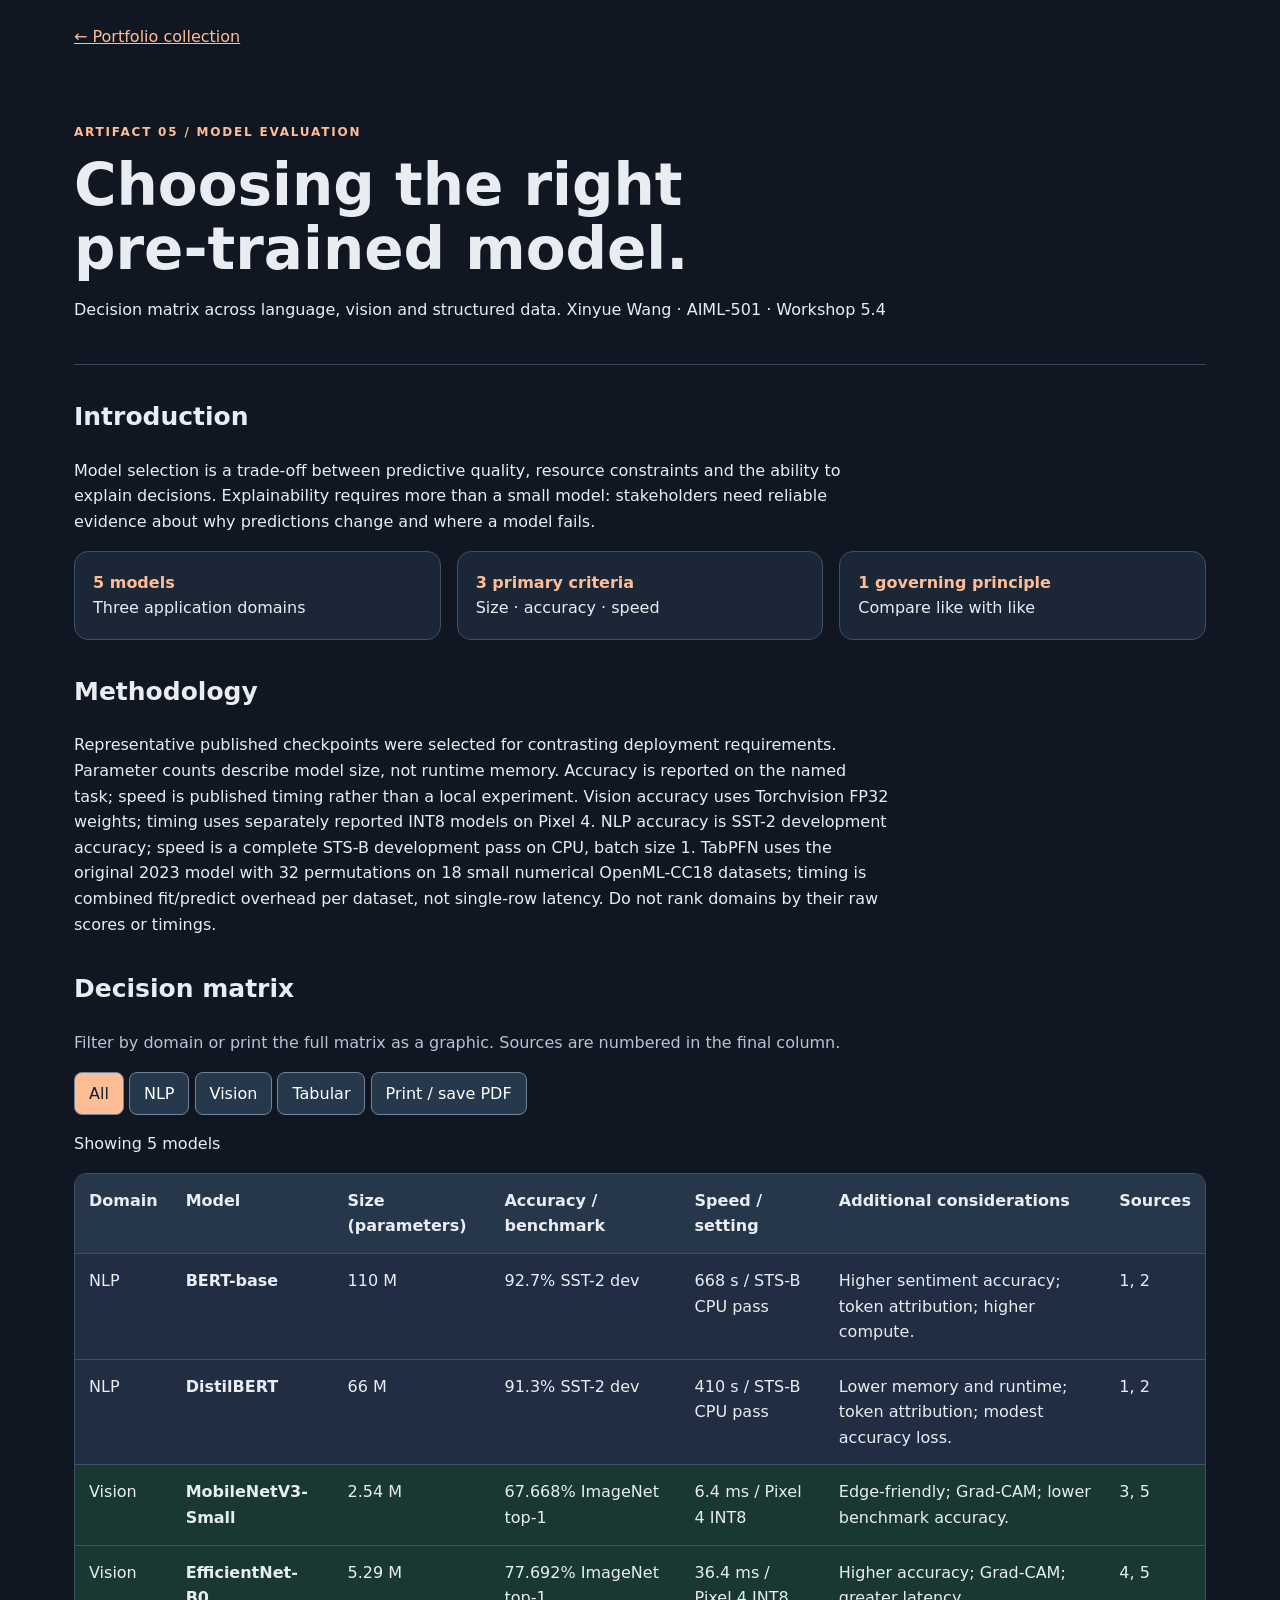
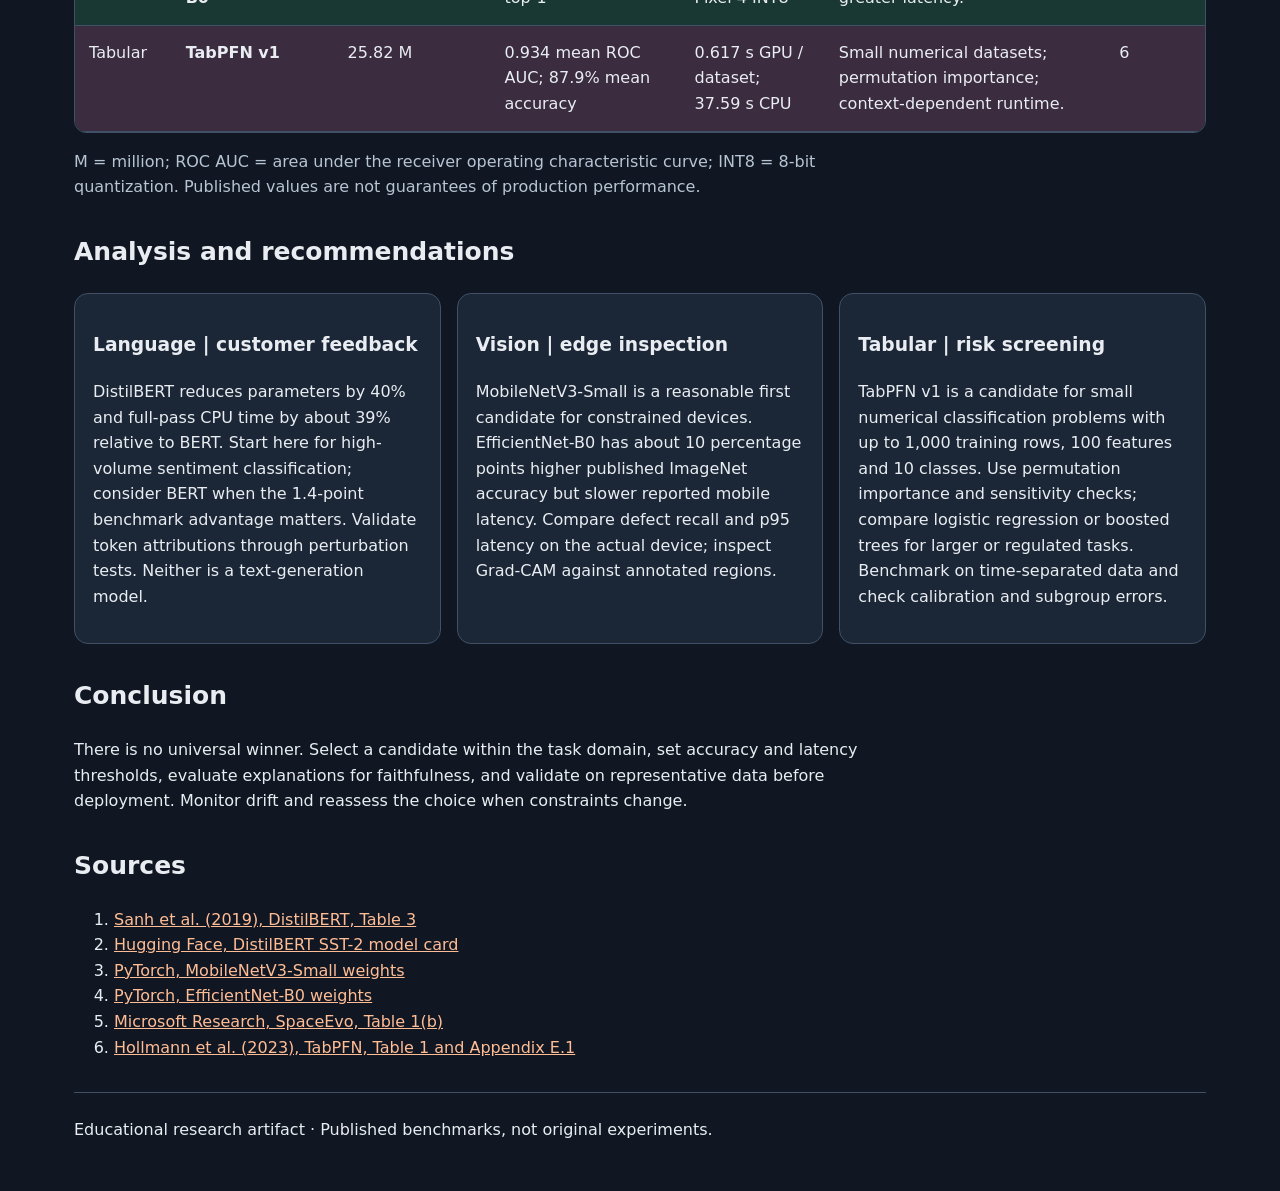
<file: artifacts/05-model-selection/index.html>
<!doctype html><html lang="en"><head><meta charset="utf-8"><meta name="viewport" content="width=device-width,initial-scale=1"><title>Artifact 05 | Pre-trained Model Selection</title><style>*{box-sizing:border-box}body{margin:0;background:#101722;color:#e9edf2;font:16px/1.6 system-ui,sans-serif}main,nav{max-width:1180px;margin:auto;padding:24px}a{color:#ffbd96}h1{font-size:clamp(32px,5vw,58px);line-height:1.1;margin:12px 0}h2{font-size:25px}p{max-width:80ch}header{border-bottom:1px solid #39475a;padding:25px 0}small,.muted{color:#b7c4d4}.tag{color:#ffbd96;letter-spacing:.15em;font-size:12px;font-weight:bold}.cards{display:grid;grid-template-columns:repeat(auto-fit,minmax(230px,1fr));gap:16px}.card{background:#1b2737;border:1px solid #405066;border-radius:14px;padding:18px}.card strong{color:#ffbd96}button{font:inherit;color:#fff;background:#26384c;border:1px solid #71849b;padding:8px 14px;border-radius:8px;cursor:pointer}button[aria-pressed=true]{background:#ffbd96;color:#15202b}button:focus-visible,a:focus-visible{outline:3px solid #ffbd96;outline-offset:3px}.scroll{overflow:auto;border:1px solid #405066;border-radius:12px}table{width:100%;border-collapse:collapse;min-width:940px}th,td{padding:14px;text-align:left;vertical-align:top;border-bottom:1px solid #405066}th{background:#27374b}tr[data-domain=NLP]{background:#202d43}tr[data-domain=Vision]{background:#193733}tr[data-domain=Tabular]{background:#3b2c40}td:nth-child(2){font-weight:bold}section{margin:32px 0}footer{border-top:1px solid #405066;padding:24px 0} @media print{body{background:white;color:black}a,.tag,.muted,small,.card strong{color:black}.card,th,tr[data-domain]{background:white!important;color:black}button,nav{display:none}table{min-width:0;font-size:10px}td,th{padding:6px}.scroll{overflow:visible}}</style></head><body><nav><a href="../../index.html#artifacts">← Portfolio collection</a></nav><main><header><div class="tag">ARTIFACT 05 / MODEL EVALUATION</div><h1>Choosing the right<br>pre-trained model.</h1><p>Decision matrix across language, vision and structured data. Xinyue Wang · AIML-501 · Workshop 5.4</p></header><section><h2>Introduction</h2><p>Model selection is a trade-off between predictive quality, resource constraints and the ability to explain decisions. Explainability requires more than a small model: stakeholders need reliable evidence about why predictions change and where a model fails.</p><div class="cards"><div class="card"><strong>5 models</strong><br>Three application domains</div><div class="card"><strong>3 primary criteria</strong><br>Size · accuracy · speed</div><div class="card"><strong>1 governing principle</strong><br>Compare like with like</div></div></section><section><h2>Methodology</h2><p>Representative published checkpoints were selected for contrasting deployment requirements. Parameter counts describe model size, not runtime memory. Accuracy is reported on the named task; speed is published timing rather than a local experiment. Vision accuracy uses Torchvision FP32 weights; timing uses separately reported INT8 models on Pixel 4. NLP accuracy is SST-2 development accuracy; speed is a complete STS-B development pass on CPU, batch size 1. TabPFN uses the original 2023 model with 32 permutations on 18 small numerical OpenML-CC18 datasets; timing is combined fit/predict overhead per dataset, not single-row latency. Do not rank domains by their raw scores or timings.</p></section><section><h2>Decision matrix</h2><p class="muted">Filter by domain or print the full matrix as a graphic. Sources are numbered in the final column.</p><div id="filters" role="group" aria-label="Filter matrix"><button aria-pressed="true" data-filter="All">All</button> <button aria-pressed="false" data-filter="NLP">NLP</button> <button aria-pressed="false" data-filter="Vision">Vision</button> <button aria-pressed="false" data-filter="Tabular">Tabular</button> <button id="print">Print / save PDF</button></div><p id="status" aria-live="polite">Showing 5 models</p><div class="scroll" tabindex="0" aria-label="Scrollable model comparison"><table><thead><tr><th scope="col">Domain</th><th scope="col">Model</th><th scope="col">Size (parameters)</th><th scope="col">Accuracy / benchmark</th><th scope="col">Speed / setting</th><th scope="col">Additional considerations</th><th scope="col">Sources</th></tr></thead><tbody><tr data-domain="NLP"><td>NLP</td><td>BERT-base</td><td>110 M</td><td>92.7% SST-2 dev</td><td>668 s / STS-B CPU pass</td><td>Higher sentiment accuracy; token attribution; higher compute.</td><td>1, 2</td></tr><tr data-domain="NLP"><td>NLP</td><td>DistilBERT</td><td>66 M</td><td>91.3% SST-2 dev</td><td>410 s / STS-B CPU pass</td><td>Lower memory and runtime; token attribution; modest accuracy loss.</td><td>1, 2</td></tr><tr data-domain="Vision"><td>Vision</td><td>MobileNetV3-Small</td><td>2.54 M</td><td>67.668% ImageNet top-1</td><td>6.4 ms / Pixel 4 INT8</td><td>Edge-friendly; Grad-CAM; lower benchmark accuracy.</td><td>3, 5</td></tr><tr data-domain="Vision"><td>Vision</td><td>EfficientNet-B0</td><td>5.29 M</td><td>77.692% ImageNet top-1</td><td>36.4 ms / Pixel 4 INT8</td><td>Higher accuracy; Grad-CAM; greater latency.</td><td>4, 5</td></tr><tr data-domain="Tabular"><td>Tabular</td><td>TabPFN v1</td><td>25.82 M</td><td>0.934 mean ROC AUC; 87.9% mean accuracy</td><td>0.617 s GPU / dataset; 37.59 s CPU</td><td>Small numerical datasets; permutation importance; context-dependent runtime.</td><td>6</td></tr></tbody></table></div><p class="muted">M = million; ROC AUC = area under the receiver operating characteristic curve; INT8 = 8-bit quantization. Published values are not guarantees of production performance.</p></section><section><h2>Analysis and recommendations</h2><div class="cards"><article class="card"><h3>Language | customer feedback</h3><p>DistilBERT reduces parameters by 40% and full-pass CPU time by about 39% relative to BERT. Start here for high-volume sentiment classification; consider BERT when the 1.4-point benchmark advantage matters. Validate token attributions through perturbation tests. Neither is a text-generation model.</p></article><article class="card"><h3>Vision | edge inspection</h3><p>MobileNetV3-Small is a reasonable first candidate for constrained devices. EfficientNet-B0 has about 10 percentage points higher published ImageNet accuracy but slower reported mobile latency. Compare defect recall and p95 latency on the actual device; inspect Grad-CAM against annotated regions.</p></article><article class="card"><h3>Tabular | risk screening</h3><p>TabPFN v1 is a candidate for small numerical classification problems with up to 1,000 training rows, 100 features and 10 classes. Use permutation importance and sensitivity checks; compare logistic regression or boosted trees for larger or regulated tasks. Benchmark on time-separated data and check calibration and subgroup errors.</p></article></div></section><section><h2>Conclusion</h2><p>There is no universal winner. Select a candidate within the task domain, set accuracy and latency thresholds, evaluate explanations for faithfulness, and validate on representative data before deployment. Monitor drift and reassess the choice when constraints change.</p></section><section><h2>Sources</h2><ol><li><a href="https://arxiv.org/abs/1910.01108">Sanh et al. (2019), DistilBERT, Table 3</a></li><li><a href="https://huggingface.co/distilbert/distilbert-base-uncased-finetuned-sst-2-english">Hugging Face, DistilBERT SST-2 model card</a></li><li><a href="https://docs.pytorch.org/vision/stable/models/generated/torchvision.models.mobilenet_v3_small.html">PyTorch, MobileNetV3-Small weights</a></li><li><a href="https://docs.pytorch.org/vision/stable/models/generated/torchvision.models.efficientnet_b0.html">PyTorch, EfficientNet-B0 weights</a></li><li><a href="https://www.microsoft.com/en-us/research/blog/efficient-and-hardware-friendly-neural-architecture-search-with-spaceevo/">Microsoft Research, SpaceEvo, Table 1(b)</a></li><li><a href="https://arxiv.org/html/2207.01848">Hollmann et al. (2023), TabPFN, Table 1 and Appendix E.1</a></li></ol></section><footer>Educational research artifact · Published benchmarks, not original experiments.</footer></main><script>const buttons=[...document.querySelectorAll('[data-filter]')],rows=[...document.querySelectorAll('tbody tr')];function filter(v){buttons.forEach(b=>b.setAttribute('aria-pressed',String(b.dataset.filter===v)));rows.forEach(r=>r.hidden=v!=='All'&&r.dataset.domain!==v);document.querySelector('#status').textContent='Showing '+rows.filter(r=>!r.hidden).length+' models'}buttons.forEach(b=>b.addEventListener('click',()=>filter(b.dataset.filter)));document.querySelector('#print').addEventListener('click',()=>{filter('All');window.print()});</script></body></html>
</file>
<file: assets/styles.css>
:root{--bg:#090d15;--bg2:#101622;--panel:#141c29;--panel2:#1a2432;--line:#2b3544;--text:#f2f1eb;--soft:#c4cad5;--muted:#929eaf;--accent:#ff775b;--accent2:#f6b18c;--green:#94cbb5;--blue:#98addb;--lav:#c3b5e9;--max:1180px;--round:18px;--serif:Georgia,'Times New Roman',serif}*{box-sizing:border-box}html{scroll-behavior:smooth;scroll-padding-top:92px}body{margin:0;background:var(--bg);color:var(--text);font-family:Inter,ui-sans-serif,-apple-system,BlinkMacSystemFont,'Segoe UI',sans-serif;line-height:1.65;-webkit-font-smoothing:antialiased}a{color:inherit;text-decoration:none}button,input,select{font:inherit}button{cursor:pointer}button:focus-visible,a:focus-visible,input:focus-visible,select:focus-visible{outline:2px solid var(--accent2);outline-offset:4px}::selection{background:#ff775b;color:#0c1018}.shell{width:min(var(--max),calc(100% - 72px));margin:0 auto}.skip-link{position:absolute;top:-50px;left:14px;background:#fff;color:#111;padding:10px 16px;z-index:100}.skip-link:focus{top:8px}.site-header{position:sticky;top:0;background:rgba(9,13,21,.91);z-index:50;border-bottom:1px solid rgba(255,255,255,.07);backdrop-filter:blur(18px)}.nav{height:82px;display:flex;align-items:center;justify-content:space-between;gap:22px}.brand{display:flex;align-items:center;gap:14px;flex-shrink:0}.brand-mark{width:49px;height:49px;display:flex;justify-content:center;align-items:center;border:1px solid #445061;border-radius:13px;letter-spacing:-2px;font-weight:850;color:var(--text);font-size:16px}.mark-dot{color:var(--accent);padding:0 1px}.brand-name{font-weight:750;line-height:1.1;letter-spacing:.01em}.brand-name small{display:block;color:var(--muted);font-size:10px;font-weight:600;letter-spacing:1.65px;margin-top:5px;text-transform:uppercase}.nav-links{display:flex;align-items:center;gap:29px;font-size:13px;font-weight:600;color:var(--muted)}.nav-links a:hover,.nav-links a.active{color:var(--text)}.nav-links .nav-cta{color:var(--text);padding:11px 15px;border:1px solid var(--line);border-radius:9px;transition:.2s}.nav-links .nav-cta:hover{border-color:var(--accent);background:rgba(255,119,91,.07)}.home-hero{min-height:625px;padding:83px 0 86px;display:grid;grid-template-columns:1.03fr .97fr;align-items:center;gap:60px}.eyebrow,.section-kicker,.legend-kicker{font-size:10px;font-weight:800;letter-spacing:2px;text-transform:uppercase;color:var(--accent2)}.eyebrow{display:flex;align-items:center;gap:10px}.signal-dot{height:7px;width:7px;background:var(--accent);border-radius:50%;display:inline-block;box-shadow:0 0 0 5px rgba(255,119,91,.1)}h1,h2,h3,h4,p{margin-top:0}h1{font-size:clamp(62px,7.2vw,109px);line-height:1.04;letter-spacing:-.069em;margin:26px 0 27px;font-weight:770}h2{font-size:clamp(33px,4vw,52px);line-height:1.15;letter-spacing:-.052em;font-weight:760;margin:16px 0 20px}.display-italic{font-style:italic;font-family:var(--serif);font-weight:400;letter-spacing:-.055em;color:var(--accent2)}.period{color:var(--accent)}.hero-lead{max-width:535px;font-size:17px;line-height:1.85;color:var(--soft)}.hero-actions{display:flex;align-items:center;flex-wrap:wrap;gap:12px;margin-top:33px}.btn{display:inline-flex;align-items:center;justify-content:center;gap:20px;border-radius:9px;border:1px solid transparent;font-weight:750;padding:13px 19px;font-size:13px;transition:transform .15s,background .15s,color .15s}.btn:hover{transform:translateY(-2px)}.btn-primary{color:#19151a;background:var(--accent2)}.btn-primary:hover{background:#ffd0b2}.btn-ghost{color:var(--text);border-color:#425065;background:#141b29}.btn-ghost:hover{background:#1e2938}.hero-meta{margin-top:47px;display:flex;align-items:center;gap:19px;color:var(--muted);font-size:12px}.hero-meta strong{font-size:19px;font-weight:800;color:var(--text);margin-right:6px}.hero-meta-rule{height:22px;width:1px;background:var(--line)}.hero-art{position:relative;border-radius:25px;background:linear-gradient(145deg,#171e2b,#101622 63%,#1b1d27);border:1px solid #303b4b;min-height:435px;box-shadow:0 36px 100px rgba(0,0,0,.32);overflow:hidden}.art-glow{position:absolute;inset:0;background:radial-gradient(circle at 64% 34%,rgba(253,130,91,.16),transparent 48%),radial-gradient(circle at 16% 70%,rgba(143,170,227,.09),transparent 32%)}.art-label,.art-bottom{position:absolute;left:25px;right:25px;display:flex;align-items:center;justify-content:space-between;z-index:2;font-size:10px;font-weight:750;letter-spacing:1.4px;color:#b3bac5}.art-label{top:24px}.art-bottom{bottom:23px;color:#778497}.art-label-number{color:var(--accent2)}.pulse-mini{width:6px;height:6px;background:var(--green);border-radius:100%;box-shadow:0 0 0 5px rgba(148,203,181,.08);margin-right:10px}.hero-network{display:block;position:absolute;top:36px;left:0;width:100%;height:calc(100% - 55px)}.mini-line{display:inline-block;width:24px;height:1px;background:var(--accent);vertical-align:middle;margin:0 8px}.section-divider,.thin-divider{border-top:1px solid var(--line);border-bottom:1px solid var(--line);background:#111823}.divider-inner{display:flex;justify-content:space-between;align-items:center;padding:21px 0;font-size:11px;letter-spacing:3px;color:#929aa8;font-weight:800}.section{padding:105px 0}.section-heading{display:flex;align-items:end;justify-content:space-between;gap:35px;margin-bottom:45px}.section-heading.compact{margin-bottom:28px}.section-kicker{margin-bottom:0}.muted{color:var(--muted)}.narrow{max-width:620px;line-height:1.75}.section-side-note{font-size:10px;letter-spacing:1.7px;white-space:nowrap;color:var(--muted);padding-bottom:18px}.artifact-grid{display:grid;grid-template-columns:minmax(0,1.64fr) minmax(280px,.76fr);gap:20px}.feature-card{background:#171d29;border:1px solid #384050;border-radius:20px;overflow:hidden;display:grid;grid-template-columns:47% 53%;min-height:385px;transition:transform .22s,border-color .22s,box-shadow .22s}.feature-card:hover{transform:translateY(-5px);border-color:var(--accent);box-shadow:0 28px 60px rgba(0,0,0,.2)}.feature-visual{position:relative;background:radial-gradient(circle at 50% 47%,#343442,#181e2b 55%,#111a27);display:flex;align-items:center;justify-content:center;overflow:hidden}.visual-orbit{position:absolute;aspect-ratio:1;border:1px solid rgba(245,170,136,.28);border-radius:50%}.orbit-1{width:155px}.orbit-2{width:265px}.orbit-3{width:390px}.visual-core{position:relative;font-size:46px;line-height:1;font-weight:850;letter-spacing:-.09em;color:#fff}.visual-core span{color:var(--accent)}.visual-chip{position:absolute;padding:6px 9px;border:1px solid #606272;background:#282939;color:var(--text);border-radius:7px;font-weight:750;font-size:9px;letter-spacing:1.2px}.chip-a{left:13%;top:18%}.chip-b{right:8%;top:28%}.chip-c{left:15%;bottom:19%}.chip-d{right:11%;bottom:16%;color:#fac2a8;border-color:#805448}.feature-description{padding:30px 31px 26px;display:flex;flex-direction:column}.card-topline,.card-bottom{display:flex;align-items:center;justify-content:space-between;gap:10px}.number-tag{letter-spacing:1.45px;font-size:10px;font-weight:800;color:var(--accent2)}.live-indicator{display:flex;align-items:center;gap:9px;font-size:9px;color:#bdd4c5;letter-spacing:1px}.live-indicator .signal-dot{width:5px;height:5px;background:var(--green);box-shadow:0 0 0 4px rgba(148,203,181,.09)}.feature-description h3{font-size:37px;letter-spacing:-.045em;line-height:1.1;margin:54px 0 14px}.feature-description p{font-size:13px;color:#b5bdca;line-height:1.85}.card-bottom{margin-top:auto;padding-top:22px;border-top:1px solid var(--line);font-size:10px;color:var(--muted);font-weight:760;letter-spacing:1.2px}.arrow-circle{width:35px;height:35px;display:grid;place-items:center;background:var(--accent2);color:#1b1b20;border-radius:50%;font-size:18px}.next-card{border:1px dashed #4b5261;border-radius:20px;min-height:385px;padding:27px;display:flex;flex-direction:column;justify-content:space-between;background:repeating-linear-gradient(135deg,#121722,#121722 12px,#141a25 12px,#141a25 24px)}.subtle{color:#a6a3b3}.placeholder-symbol{font-family:var(--serif);font-size:89px;color:#566173;margin:22px 0}.next-card h3{font-size:27px;letter-spacing:-.035em;margin-bottom:8px}.next-card p{font-size:13px;line-height:1.8;color:var(--muted)}.coming-soon{color:#9ca4b0;font-size:10px;letter-spacing:1.8px;font-weight:780}.about-band{background:#161e2a;border-top:1px solid var(--line);border-bottom:1px solid var(--line);padding:86px 0}.about-layout{display:grid;grid-template-columns:1fr 1fr;gap:100px}.about-layout h2{max-width:510px}.about-layout p{color:#bdc4d0;font-size:15px;line-height:1.93}.about-layout strong{color:#fff}.text-link{display:inline-block;color:var(--accent2);font-weight:750;font-size:13px;border-bottom:1px solid #a06c5c;padding-bottom:6px;margin-top:13px}.site-footer{display:flex;justify-content:space-between;gap:20px;align-items:center;padding:31px 0 40px;color:#8995a4;font-size:11px;border-top:1px solid var(--line)}.site-footer a:hover{color:var(--accent2)}
/* Artifact */
.artifact-hero{padding:36px 0 86px}.breadcrumb{color:var(--muted);font-size:12px;display:flex;gap:13px}.breadcrumb a:hover{color:var(--text)}.artifact-hero-grid{display:grid;grid-template-columns:1.2fr .78fr;gap:70px;align-items:center;padding-top:46px}.artifact-hero h1{font-size:clamp(60px,7vw,102px);margin:20px 0 23px}.stats-panel{display:grid;grid-template-columns:1fr 1fr;border-radius:17px;overflow:hidden;border:1px solid #364152;background:#151d29}.stats-panel>div{display:flex;flex-direction:column;gap:4px;padding:29px 24px;border-right:1px solid var(--line);border-bottom:1px solid var(--line)}.stats-panel>div:nth-child(even){border-right:0}.stat-number{font-size:48px;font-weight:750;line-height:1;letter-spacing:-.055em;color:#f3c1a4}.stat-label{font-size:11px;color:var(--muted);margin-top:6px}.stats-foot{grid-column:span 2;padding:15px 20px;font-size:9px;color:#9aa8b8;letter-spacing:1.35px;text-align:center}.thin-divider .shell{display:flex;gap:16px;align-items:center;justify-content:center;flex-wrap:wrap;min-height:52px;color:#a0aabc;letter-spacing:1.2px;font-size:10px;font-weight:700}.thin-divider span{color:var(--accent)}.learning-strip{display:grid;grid-template-columns:repeat(3,1fr);gap:15px}.learning-style{padding:27px;border:1px solid var(--line);border-radius:15px;background:#131b28;min-height:240px}.learning-style h3{font-size:20px;letter-spacing:-.02em;margin:15px 0}.learning-style p{font-size:13px;color:#b2bdc9;line-height:1.75}.legend-kicker{color:var(--muted);font-size:9px}.legend-dot{display:inline-block;width:9px;height:9px;background:var(--accent);border-radius:3px;margin-right:8px}.unsupervised .legend-dot{background:var(--green)}.nuanced .legend-dot{background:var(--lav)}.legend-example{display:block;padding-top:12px;border-top:1px solid var(--line);color:#8c9aac;font-size:11px;margin-top:18px}.matrix-section{padding:0 0 68px}.matrix-key{display:flex;flex-wrap:wrap;gap:25px;padding:0 0 17px;color:#adb7c5;font-size:11px}.key-dot{display:inline-block;vertical-align:middle;border-radius:50%;height:11px;width:11px;margin-right:7px}.key-primary{background:var(--accent)}.key-secondary{border:1px solid var(--accent);background:rgba(255,119,91,.18)}.key-none{background:#263041}.matrix-scroll{overflow-x:auto;border:1px solid #364051;border-radius:16px;background:#141c28}.matrix{border-collapse:collapse;width:100%;min-width:760px;text-align:left}.matrix thead{background:#1c2735}.matrix th{font-size:10px;color:#a9b8c9;letter-spacing:1.3px;text-align:center;padding:19px 12px;font-weight:800;white-space:nowrap}.matrix th:first-child,.matrix th:nth-child(2){text-align:left;padding-left:23px}.matrix tr{border-bottom:1px solid #30394a}.matrix tbody tr:last-child{border-bottom:0}.matrix tbody tr:hover{background:#202b3a}.matrix td{font-size:12px;padding:12px;text-align:center}.matrix td:first-child,.matrix td:nth-child(2){text-align:left;padding-left:23px}.matrix-link{border:0;background:transparent;color:#f0f0ed;font-weight:750;padding:0;text-align:left;font-size:12px;text-decoration:underline;text-decoration-color:#6a6b74;text-underline-offset:4px}.matrix-link:hover{color:var(--accent2)}.type-mini{font-size:10px;color:#aeb8c9}.matrix-mark{display:inline-block;width:12px;height:12px;border-radius:50%;background:#263042;border:1px solid #354257}.matrix-mark.primary{background:var(--accent);border-color:var(--accent)}.matrix-mark.secondary{background:rgba(255,119,91,.19);border-color:var(--accent)}.matrix-note{max-width:900px;color:#9eabba;font-size:12px;margin:17px 0 0;line-height:1.85}.matrix-note strong{color:var(--text)}.filter-panel{border:1px solid #374153;background:#141d2b;padding:20px 21px;border-radius:16px;margin-bottom:25px}.filter-top,.filter-row{display:flex;align-items:center;justify-content:space-between;gap:20px}.filter-top{padding-bottom:18px;border-bottom:1px solid var(--line)}.filter-row{padding-top:18px}.search-wrap{flex:1;display:flex;gap:10px;align-items:center;border:1px solid #465166;background:#0e1622;border-radius:10px;padding:8px 12px;color:#b1bac6;max-width:600px}.search-wrap span{font-size:24px;line-height:1}.search-wrap input{background:transparent;border:0;outline:none;color:#fff;width:100%;font-size:13px;padding:6px 0}.search-wrap input::placeholder{color:#8491a5}.reset-button{border:0;background:transparent;color:var(--accent2);font-weight:750;font-size:12px;padding:10px 5px}.filter-group{display:flex;align-items:center;gap:12px}.filter-label{font-size:10px;font-weight:780;letter-spacing:1.1px;color:#95a3b6}.segmented{display:flex;gap:4px;flex-wrap:wrap}.segmented button{padding:8px 10px;font-size:11px;font-weight:650;color:#adbac8;background:transparent;border:1px solid transparent;border-radius:7px}.segmented button.is-selected{color:#1c1717;background:var(--accent2)}.segmented button:hover:not(.is-selected){background:#263242}.filter-group select{background:#0e1622;color:#e2e5e8;border:1px solid #465166;border-radius:8px;padding:9px 30px 9px 12px;font-size:11px}.results-head{display:flex;justify-content:space-between;align-items:center;gap:16px;margin-bottom:16px;font-size:10px;font-weight:750;letter-spacing:1.2px;color:#91a2b4}.algorithm-grid{display:grid;grid-template-columns:repeat(3,minmax(0,1fr));gap:16px}.algorithm-card{border:1px solid #344052;border-radius:15px;background:#141d2a;min-height:255px;transition:transform .18s,border-color .18s;scroll-margin-top:100px;overflow:hidden}.algorithm-card:hover,.algorithm-card:focus-within{border-color:#887c7c;transform:translateY(-2px)}.algorithm-card[open]{border-color:var(--accent)}.algorithm-card summary{list-style:none;display:block;padding:23px 23px 19px;cursor:pointer}.algorithm-card summary::-webkit-details-marker{display:none}.card-index{display:flex;justify-content:space-between;font-size:10px;letter-spacing:1.3px;font-weight:750;color:var(--muted);align-items:center}.learn-tag{font-size:9px;letter-spacing:.4px;text-transform:uppercase;border-radius:20px;padding:5px 8px;color:#fcc4a9;border:1px solid #805544;background:rgba(255,119,91,.07)}.learn-tag.unsupervised{color:#b3e2c5;border-color:#416e60;background:rgba(149,205,174,.06)}.learn-tag.self{color:#cfc3f1;border-color:#645a87;background:rgba(182,172,231,.08)}.algorithm-card h3{font-size:24px;letter-spacing:-.04em;line-height:1.17;margin:28px 0 11px}.algorithm-card .short{font-size:12px;line-height:1.75;color:#aebac9;margin-bottom:17px;min-height:62px}.domain-pills{display:flex;gap:6px;flex-wrap:wrap}.domain-pill{background:#293348;border:1px solid #3b4658;color:#bfc9d6;border-radius:4px;padding:3px 7px;font-size:9px;letter-spacing:.2px}.open-caption{display:flex;align-items:center;justify-content:space-between;margin-top:21px;padding-top:16px;border-top:1px solid var(--line);font-size:10px;color:var(--accent2);font-weight:750;letter-spacing:1px}.open-caption .plus{font-size:19px;line-height:1}.algorithm-card[open] .plus{transform:rotate(45deg)}.card-details{padding:0 23px 23px;animation:slidein .2s ease}.card-details .detail-block{padding-top:15px;border-top:1px solid #323e50}.detail-block+.detail-block{padding-top:17px}.detail-title{display:block;color:var(--accent2);font-size:10px;text-transform:uppercase;font-weight:770;letter-spacing:1px;margin-bottom:7px}.detail-block p{font-size:12px;color:#b9c3cf;line-height:1.75;margin:0}.empty-results{border:1px dashed #657084;padding:30px;text-align:center;background:#151b27;border-radius:14px}.empty-results p{color:var(--muted)}.generative-band{background:linear-gradient(110deg,#231e29,#161d2b 75%);border-top:1px solid #423643;border-bottom:1px solid #423643;padding:78px 0}.gen-layout{display:grid;grid-template-columns:1fr 1.05fr;gap:75px;align-items:center}.gen-layout p{color:#bfc0ce;line-height:1.84;font-size:14px;max-width:500px}.gen-three{display:grid;gap:9px}.gen-item{border:1px solid #594350;border-radius:10px;background:rgba(14,17,24,.3);padding:16px 20px;display:grid;grid-template-columns:40px 1fr;column-gap:14px;align-items:center}.gen-item>span{color:#f1b398;font-size:12px;grid-row:span 2;font-weight:800}.gen-item h3{font-size:15px;letter-spacing:-.01em;margin:0}.gen-item p{font-size:12px;margin:3px 0 0}.decision-flow{display:grid;grid-template-columns:220px 1fr;gap:16px}.flow-intro{border:1px solid #704c45;background:#30252a;border-radius:15px;padding:23px}.flow-num,.branch-path{font-size:10px;letter-spacing:1.1px;color:#ffba9b;font-weight:800}.flow-intro h3{font-size:20px;line-height:1.2;margin:17px 0 10px}.flow-intro p{font-size:12px;color:#d0b8b5}.flow-branches{display:grid;grid-template-columns:repeat(3,1fr);gap:12px}.flow-branch{border:1px solid var(--line);border-radius:15px;padding:21px;background:#151e2c}.flow-branch h4{font-size:15px;letter-spacing:-.02em;line-height:1.4;margin:18px 0 11px}.flow-branch p{font-size:12px;color:#acb9c8;line-height:1.75;margin:0}.flow-branch strong{color:var(--text)}.responsibility-note{display:flex;align-items:center;gap:20px;margin-top:20px;border:1px solid #39534f;background:#162925;border-radius:12px;padding:17px 23px}.note-icon{font-size:25px;color:var(--green)}.responsibility-note p{margin:0;color:#c0d7cd;font-size:12px;line-height:1.85}.responsibility-note strong{color:#ddf0e6}.reflection-section{padding:98px 0;background:#171e2b;border-top:1px solid #313e4f;border-bottom:1px solid #313e4f}.reflection-layout{display:grid;grid-template-columns:.8fr 1.2fr;gap:88px}.reflection-copy{border-left:2px solid #79605b;padding-left:30px}.reflection-copy p{font-size:14px;color:#b9c3ce;line-height:1.97}.reflection-signature{display:flex;justify-content:space-between;gap:12px;flex-wrap:wrap;border-top:1px solid var(--line);padding-top:18px;margin-top:28px;font-size:11px;color:var(--accent2)}.references{padding:62px 0 85px}.references h2{font-size:30px}.sources-list{max-width:880px;border-top:1px solid var(--line)}.sources-list a{display:grid;grid-template-columns:180px 1fr 20px;gap:12px;padding:19px 4px;border-bottom:1px solid var(--line);align-items:center}.sources-list span{color:var(--muted);font-size:11px}.sources-list a span:last-child{color:var(--accent2);font-size:19px}.sources-list strong{font-size:13px;font-weight:650;color:#d9e0e8}.sources-list a:hover strong{color:var(--accent2)}.scope-note{max-width:880px;color:#8390a2;font-size:11px;line-height:1.9;margin-top:19px}.sr-only{position:absolute;clip:rect(0,0,0,0);width:1px;height:1px;overflow:hidden;white-space:nowrap}.visually-hidden{position:absolute!important;height:1px;width:1px;overflow:hidden;clip:rect(1px,1px,1px,1px);white-space:nowrap} @keyframes slidein{from{opacity:.5;transform:translateY(-6px)}to{opacity:1;transform:translateY(0)}}
@media (max-width:1080px){.home-hero{gap:30px}.hero-art{min-height:385px}.nav-links{gap:13px}.feature-card{grid-template-columns:44% 56%}.filter-row{align-items:flex-start;flex-direction:column}.algorithm-grid{grid-template-columns:repeat(2,minmax(0,1fr))}.gen-layout{gap:35px}.decision-flow{grid-template-columns:1fr}.flow-intro{min-height:130px}.about-layout{gap:40px}}
@media (max-width:760px){.shell{width:min(var(--max),calc(100% - 36px))}.nav{min-height:76px;height:auto;padding:13px 0;align-items:flex-start}.nav-links{justify-content:flex-end;flex-wrap:wrap;gap:10px}.nav-links a{font-size:11px}.nav-links .nav-cta{padding:7px 9px}.brand-name{font-size:12px}.brand-name small{font-size:8px}.brand-mark{width:39px;height:39px}.home-hero{padding:58px 0;grid-template-columns:1fr}.home-hero h1{font-size:66px;max-width:650px}.hero-art{min-height:360px}.section{padding:72px 0}.section-heading{align-items:flex-start;flex-direction:column;gap:0;margin-bottom:27px}.section-side-note{padding-bottom:0}.artifact-grid{grid-template-columns:1fr}.feature-card{min-height:310px}.next-card{min-height:280px}.placeholder-symbol{font-size:60px;margin:6px 0}.about-layout,.artifact-hero-grid,.gen-layout,.reflection-layout{grid-template-columns:1fr;gap:26px}.about-band{padding:68px 0}.artifact-hero{padding-bottom:52px}.artifact-hero-grid{padding-top:25px}.artifact-hero h1{font-size:74px}.stats-panel>div{padding:25px 20px}.learning-strip{grid-template-columns:1fr}.learning-style{min-height:0}.algorithm-grid{grid-template-columns:1fr 1fr}.gen-three{gap:8px}.flow-branches{grid-template-columns:1fr}.flow-intro{min-height:0}.reflection-section{padding:65px 0}.sources-list a{grid-template-columns:1fr 25px;gap:3px}.sources-list a span:first-child{grid-column:1/2}.sources-list a strong{grid-column:1/2}.sources-list a span:last-child{grid-column:2;grid-row:1/3}.site-footer{flex-wrap:wrap}.divider-inner{letter-spacing:1.4px;font-size:9px}}
@media (max-width:520px){.nav{display:block}.brand{margin-bottom:12px}.nav-links{justify-content:space-between}.nav-links a{font-size:10px}.nav-links .nav-cta{display:none}.home-hero h1{font-size:clamp(53px,12.5vw,66px)}.hero-lead{font-size:15px}.hero-meta{gap:10px;flex-wrap:wrap}.hero-art{min-height:290px}.art-label,.art-bottom{left:14px;right:14px;font-size:8px}.feature-card{grid-template-columns:1fr}.feature-visual{min-height:190px}.feature-description h3{margin:21px 0 11px}.feature-description{padding:23px}.next-card{min-height:230px}.artifact-hero h1{font-size:64px}.stat-number{font-size:40px}.algorithm-grid{grid-template-columns:1fr}.filter-panel{padding:14px}.filter-top{align-items:stretch;flex-direction:column;gap:4px}.filter-row{gap:17px}.filter-group{flex-wrap:wrap}.segmented button{font-size:10px;padding:8px}.results-head span:last-child{display:none}.divider-inner{gap:4px}.sources-list strong{font-size:12px}.reflection-copy{padding-left:19px}.gen-layout h2{font-size:36px}}
@media (prefers-reduced-motion:reduce){*,*::before,*::after{scroll-behavior:auto!important;animation:none!important;transition:none!important}}
</file>
<file: artifacts/02-neural-network-visual-guide/styles.css>
:root{--bg:#090d15;--panel:#121b29;--panel2:#182335;--line:#2f3c50;--text:#f6f3ee;--muted:#aab5c5;--low:#77849a;--coral:#ff9878;--peach:#ffc0a2;--green:#9fe1bf;--blue:#9dbce7;--max:1260px}
*{box-sizing:border-box}html{scroll-behavior:smooth}body{margin:0;background:radial-gradient(circle at 50% 0,rgba(75,79,121,.13),transparent 42%),var(--bg);color:var(--text);font:15px/1.55 Inter,ui-sans-serif,system-ui,-apple-system,'Segoe UI',sans-serif;-webkit-font-smoothing:antialiased}a{color:inherit;text-decoration:none}button,input{font:inherit}button{cursor:pointer}button:focus-visible,a:focus-visible,input:focus-visible{outline:2px solid var(--peach);outline-offset:4px}h1,h2,h3,p{margin-top:0}h1,h2,h3{line-height:1.13}em{font-family:Georgia,'Times New Roman',serif;font-weight:400;color:var(--peach)}.skip{position:absolute;top:-100px;left:12px;background:#fff;color:#000;padding:10px;z-index:99}.skip:focus{top:10px}.topbar,.intro-band,.deck,.page-footer{max-width:var(--max);margin:0 auto}.topbar{min-height:94px;display:flex;align-items:center;justify-content:space-between;gap:20px;padding:14px 30px}.logo{display:flex;align-items:center;gap:14px;font-size:11px;font-weight:850;letter-spacing:1.5px}.logo small{display:block;font-size:10px;color:var(--low);letter-spacing:1.9px;margin-top:3px}.monogram{display:grid;place-items:center;border:1px solid #596a7c;height:48px;width:52px;border-radius:13px;font-size:19px;letter-spacing:-2px}.monogram span{color:var(--coral)}.topnav{display:flex;align-items:center;gap:24px;color:var(--muted);font-size:12px;font-weight:750}.topnav a:hover,.page-footer a:hover{color:#fff}.topnav .download{border:1px solid #62534f;color:var(--peach);padding:10px 16px;border-radius:9px}.intro-band{display:flex;align-items:center;justify-content:space-between;gap:20px;padding:15px 30px 22px}.intro-band>div:first-child{display:flex;align-items:center;gap:18px}.eyebrow,.kicker,.panel-title{font-size:10px;color:var(--peach);font-weight:850;letter-spacing:2px}.intro-band strong{font-size:15px;letter-spacing:1.2px}.band-right{display:flex;align-items:center;gap:13px;color:var(--low);font-size:11px}.band-right i{width:4px;height:4px;border-radius:50%;background:var(--coral)}.deck{border-radius:25px;border:1px solid #3b4657;background:linear-gradient(135deg,#172132,#0e1521 70%);overflow:hidden;box-shadow:0 34px 90px #0006}.slide-bar{height:57px;border-bottom:1px solid #303b4b;display:flex;align-items:center;gap:22px;padding:0 35px;color:#aeb9c9;font-size:11px;letter-spacing:1.6px;font-weight:750}.slide-bar #slide-label{color:var(--peach)}.slide-bar #slide-topic{min-width:200px;text-transform:uppercase}.track{margin-left:auto;width:170px;height:4px;background:#3a4659;border-radius:99px;overflow:hidden}.track span{display:block;width:11%;height:100%;background:linear-gradient(90deg,var(--coral),var(--peach));transition:width .25s}.slides{min-height:700px;position:relative}.slide{min-height:700px;padding:59px 72px 48px;position:relative;background:radial-gradient(circle at 85% 18%,#35406624,transparent 40%)}.slide[hidden]{display:none!important}.slide-cover{display:grid;grid-template-columns:1fr 1fr;gap:40px;align-items:center}.dot{width:9px;height:9px;background:var(--coral);border-radius:50%;display:inline-block;margin-right:8px;box-shadow:0 0 0 5px #ff977516}h1{font-weight:760;font-size:clamp(49px,5vw,77px);letter-spacing:-.064em;margin:22px 0 26px}h2{font-weight:750;font-size:clamp(41px,4.2vw,61px);letter-spacing:-.061em;margin:14px 0 19px}.lede,.slide-heading>p{color:var(--muted);font-size:16px;line-height:1.8;max-width:690px}.cover-copy .lede{font-size:18px;max-width:500px}.cover-stats{display:flex;gap:38px;border-top:1px solid var(--line);padding-top:31px;margin-top:53px}.cover-stats>div{display:flex;flex-direction:column;gap:5px}.cover-stats strong{font-size:39px;line-height:1;font-weight:750;letter-spacing:-2px}.cover-stats span{font-size:9px;color:#97a5b8;font-weight:800;letter-spacing:1px}.cover-viz{position:relative;border:1px solid #3c485e;border-radius:26px;background:radial-gradient(circle at 60% 50%,#26324d,#111a29 75%);height:485px;display:grid;place-items:center;box-shadow:0 25px 60px #0005}.large-network{width:96%;height:91%}.large-network .network-labels{text-anchor:middle;fill:#b5c0d2;font-size:12px;font-weight:800;letter-spacing:1.5px}.signal-path{filter:drop-shadow(0 0 4px #ff977577)}.network-badge{position:absolute;bottom:14px;left:50%;white-space:nowrap;transform:translateX(-50%);font-size:10px;color:#acbad0;letter-spacing:1px;font-weight:700}.network-badge b{color:var(--peach);padding:0 7px}.slide-heading{margin-bottom:44px}.architecture{display:flex;align-items:center;gap:13px;margin:45px 0 36px}.arch-card{border:1px solid #415068;background:linear-gradient(135deg,#1d2a3d,#131c2a);border-radius:20px;flex:1;min-height:315px;padding:26px;position:relative}.arch-card.emphasized{border-color:#a67568;background:linear-gradient(135deg,#293244,#24212c)}.arch-n{color:#9cadc6;font-size:11px;letter-spacing:2px}.arch-icon{height:88px;display:flex;gap:9px;align-items:center;justify-content:center}.arch-icon i{width:19px;height:19px;border:2px solid #a1bad6;background:#29374c;border-radius:50%}.arch-card.emphasized .arch-icon i{border-color:var(--peach);background:#734d4b}.arch-card h3{font-size:25px;letter-spacing:-.7px;margin:3px 0 12px}.arch-card p{color:#b4c0d1;font-size:13px;line-height:1.7;min-height:70px}.arch-card small{font-size:9px;color:var(--peach);letter-spacing:1.3px;font-weight:850}.arch-arrow{font-size:34px;color:var(--peach);font-weight:600}.lesson-note{border-left:3px solid var(--coral);background:#24304672;color:#b6c1d0;padding:17px 20px;font-size:14px;line-height:1.6;border-radius:0 12px 12px 0}.lesson-note b{color:#fff}.two-col{display:grid;grid-template-columns:1fr 1fr;gap:24px}.interactive-panel,.result-panel{border:1px solid #3c4b62;border-radius:20px;background:#152032;padding:28px 29px;min-height:375px}.result-panel{background:linear-gradient(145deg,#1c293b,#161e2d)}.panel-title{color:#98adc8;margin-bottom:28px}.equation,.formula{font-family:Georgia,'Times New Roman',serif;font-size:23px;letter-spacing:-.5px;color:var(--text);margin:5px 0 27px}.equation small{font:600 14px ui-sans-serif,system-ui;color:var(--peach)}.range-field{margin:14px 0}.range-field label{display:flex;justify-content:space-between;color:#c9d3df;font-size:12px;font-weight:700;margin-bottom:5px}.range-field output{font-weight:800;color:var(--peach);font-variant-numeric:tabular-nums}.range-field input{appearance:none;width:100%;height:5px;border-radius:9px;background:#465570;cursor:pointer}.range-field input::-webkit-slider-thumb{appearance:none;border:3px solid #20283a;background:var(--peach);height:19px;width:19px;border-radius:50%;box-shadow:0 0 0 2px #e8ac98}.range-field input::-moz-range-thumb{border:3px solid #20283a;background:var(--peach);height:14px;width:14px;border-radius:50%}.result-diagram{display:flex;align-items:center;justify-content:space-between;gap:9px;padding:12px 0 31px}.calc-input,.calc-output{font:800 20px ui-sans-serif,system-ui;color:var(--peach)}.calc-arrows{font-size:12px;color:#b3c4d8}.calc-neuron{height:55px;width:55px;border:2px solid #98add1;border-radius:50%;display:grid;place-items:center;font-size:23px;font-weight:750;background:#202f43}.calc-neuron.hot{background:#663f41;border-color:var(--peach);color:#ffd7c2}.calc-equals{font-size:25px;color:#a3b1c7}.mini-result{display:grid;grid-template-columns:1fr 1fr;gap:10px;margin:10px 0 28px}.mini-result div{border-top:1px solid #435268;padding-top:17px;color:#aab9c9;font-size:10px;letter-spacing:1px}.mini-result strong{display:block;font-size:32px;color:#fff;margin-top:4px;letter-spacing:-1px;font-variant-numeric:tabular-nums}.result-info{color:#b7c4d1;font-size:14px;line-height:1.9}.result-info b{color:#fff}.tabs{display:flex;gap:8px;margin:0 0 12px}.tab{background:#263348;border:1px solid #43526a;color:#aab9d0;font-size:12px;font-weight:800;border-radius:8px;padding:9px 16px}.tab.is-selected{background:#78483f;border-color:var(--peach);color:#fff}.graph{width:100%;height:245px}.graph .gridline{stroke:#35445b;stroke-width:1;fill:none}.graph .axis{stroke:#97a4bd;stroke-width:1.5;fill:none}.graph .curve{stroke:var(--peach);stroke-width:4;fill:none;stroke-linecap:round}.graph .graph-text{font-size:15px;fill:#a8b9cf;font-weight:600}.activation-layout .interactive-panel,.activation-layout .result-panel{min-height:430px}.formula{margin:24px 0;font-size:28px}.big-number{color:var(--peach);font-size:68px;font-weight:800;letter-spacing:-4px;font-variant-numeric:tabular-nums;margin-bottom:14px}.three-tags{display:flex;flex-wrap:wrap;gap:7px;margin-top:35px}.three-tags span{border:1px solid #40516a;padding:7px 9px;color:#aebdd4;border-radius:6px;font-size:10px}.loss-bars{margin:55px 0 48px}.loss-row{display:grid;grid-template-columns:150px 1fr 45px;gap:14px;align-items:center;margin:23px 0}.loss-row>span{font-size:10px;color:#9eb0c7;letter-spacing:1px;font-weight:800}.loss-row strong{font-size:16px;text-align:right;font-variant-numeric:tabular-nums}.meter{background:#334359;border-radius:7px;overflow:hidden;height:15px}.meter>span{display:block;height:100%;background:#91b1db;border-radius:7px}.pred-meter>span{background:var(--peach)}.definition-pair{display:grid;grid-template-columns:1fr 1fr;gap:12px;margin-top:34px}.definition-pair>div{padding:15px;border:1px solid #3d4d65;border-radius:11px}.definition-pair b{display:block;font-size:12px;margin-bottom:6px}.definition-pair span{font-size:12px;color:#b7c3d0}.small-formula{font-size:22px}.optimizer-example{display:flex;justify-content:space-between;align-items:center;gap:10px;margin:42px 0 22px}.optimizer-example>div{display:flex;flex-direction:column;gap:6px}.optimizer-example small{font-size:9px;color:#98abc2;font-weight:800;letter-spacing:1px}.optimizer-example b{font-size:28px;letter-spacing:-1px;color:#fff}.optimizer-example>span{color:var(--peach);font-size:26px}.note-small{font-size:11px;color:var(--low);margin-top:20px}.optimizer-list>div{border-bottom:1px solid #34445b;padding-bottom:18px;margin-bottom:18px}.optimizer-list>div:last-child{border:none;margin-bottom:0}.optimizer-list b{color:#fff;font-size:16px}.optimizer-list p{font-size:13px;color:#aebccf;margin:6px 0 0}.loop-grid{display:grid;grid-template-columns:repeat(4,1fr);gap:15px;margin:48px 0 30px}.loop-step{min-height:300px;padding:26px 21px;border:1px solid #465368;border-radius:18px;background:linear-gradient(150deg,#1d2a3c,#151f2d);display:flex;flex-direction:column}.loop-step>span{color:var(--peach);font-size:12px;font-weight:800;letter-spacing:2px}.loop-step h3{font-size:23px;letter-spacing:-.7px;margin:38px 0 11px}.loop-step p{font-size:13px;color:#b5c1d0;line-height:1.65}.step-symbol{color:#a8c5ee;font-size:19px;font-family:Georgia,serif;margin-top:auto}.experiment-grid{display:grid;grid-template-columns:repeat(2,1fr);gap:15px}.experiment{border:1px solid #43546b;background:#172339;border-radius:16px;padding:23px 28px;min-height:171px}.experiment>span{font-size:10px;color:var(--peach);font-weight:850;letter-spacing:1.5px}.experiment h3{margin:9px 0;font-size:22px;letter-spacing:-.6px}.experiment p{font-size:13px;color:#b5c4d8;line-height:1.65;margin-bottom:10px}.experiment small{font-size:9px;color:#8fa4bf;letter-spacing:.5px}.experiment-footer{display:flex;justify-content:space-between;align-items:center;gap:25px;margin-top:23px}.primary-link{border-radius:10px;background:var(--peach);color:#1a171b;padding:13px 20px;font-size:12px;font-weight:850;white-space:nowrap}.experiment-footer p{font-size:11px;line-height:1.6;color:#aab7c8;max-width:500px;margin:0}.experiment-footer p b{color:#fff}.summary-grid{display:grid;grid-template-columns:repeat(3,1fr);gap:16px;margin:48px 0 30px}.takeaway{border-top:3px solid var(--coral);padding:21px 20px;background:#1a2638;border-radius:0 0 14px 14px;min-height:189px}.takeaway>span{color:var(--peach);font-size:11px;font-weight:800}.takeaway h3{font-size:22px;letter-spacing:-.5px;margin:15px 0 10px}.takeaway p{font-size:13px;color:#b4c0d0}.slide-summary blockquote{font:italic 25px/1.5 Georgia,serif;border-left:2px solid #eaa080;padding:4px 0 4px 21px;margin:36px 0 26px;color:#f0d9c9;max-width:950px}.references{display:flex;gap:22px;flex-wrap:wrap;font-size:11px;color:#abb8c9}.references b{color:#fff;letter-spacing:1px}.references a{text-decoration:underline;text-underline-offset:3px}.deck-controls{min-height:89px;display:flex;align-items:center;justify-content:space-between;gap:15px;padding:12px 32px;border-top:1px solid #344258;background:#121b29}.deck-controls p{margin:0;font-size:10px;color:#8f9fb4;letter-spacing:1px;font-weight:800}.deck-controls kbd{border:1px solid #68758b;border-radius:5px;padding:4px 7px;margin:0 3px;font-size:12px}.control-buttons{display:flex;gap:10px}.control-buttons button{background:#243247;color:#c0cde0;border:1px solid #4a5a70;border-radius:8px;padding:12px 18px;min-width:130px;font-size:12px;font-weight:800}.control-buttons .next{background:var(--peach);color:#1c1b21;border-color:var(--peach)}.control-buttons button:disabled{opacity:.3;cursor:default}.page-footer{padding:31px 10px 48px;display:flex;justify-content:space-between;color:#8392a6;font-size:10px;letter-spacing:1.1px;font-weight:750;gap:15px}
@media(max-width:1070px){.slide{padding:44px 44px 35px}.slides,.slide{min-height:705px}.slide-cover{gap:15px}.cover-viz{height:440px}h1{font-size:59px}.loop-grid{grid-template-columns:repeat(2,1fr)}.loop-step{min-height:215px}.loop-step h3{margin:17px 0 8px}.slide:has(.loop-grid){min-height:750px}}
@media(max-width:780px){.topbar{min-height:84px;padding:14px 20px}.topnav{gap:13px}.topnav a:nth-child(2){display:none}.intro-band{padding:10px 21px 17px}.intro-band .band-right{display:none}.deck{border-radius:0}.slide{padding:42px 24px 32px;min-height:660px}.slides{min-height:660px}.slide-cover{display:flex;flex-direction:column;align-items:stretch}.cover-viz{height:325px;max-width:600px;width:100%;align-self:center}h1{font-size:53px}.cover-stats{margin-top:23px}.slide-heading{margin-bottom:25px}.architecture{gap:7px}.arch-card{min-height:250px;padding:19px}.arch-card h3{font-size:19px}.arch-card p{font-size:12px}.arch-arrow{font-size:20px}.two-col{grid-template-columns:1fr}.result-panel,.interactive-panel{min-height:0}.slide:has(.two-col),.slide:has(.loop-grid),.slide:has(.experiment-grid){min-height:940px}.slide:has(.activation-layout){min-height:950px}.deck-controls p{display:none}.deck-controls{justify-content:flex-end}.page-footer{padding:26px 22px}}
@media(max-width:550px){.topnav .download{font-size:10px;padding:9px 10px}.logo>span:nth-child(2){font-size:9px}.intro-band strong{font-size:11px}.eyebrow{font-size:9px}.intro-band>div:first-child{display:block}.intro-band .eyebrow{display:block;margin-bottom:6px}.slide-bar{padding:0 18px}.slide-bar #slide-topic{min-width:0}.track{width:70px}.slide{padding:34px 18px 30px}.slide-cover{min-height:750px}h1{font-size:48px}h2{font-size:42px}.cover-copy .lede{font-size:15px}.cover-viz{height:270px}.cover-stats strong{font-size:32px}.cover-stats{gap:18px}.architecture{flex-direction:column;margin:18px 0}.arch-card{min-height:0;width:100%;padding:19px}.arch-card h3{margin:3px 0 8px}.arch-card p{min-height:0;margin-bottom:7px}.arch-icon{height:50px}.arch-arrow{transform:rotate(90deg)}.slide:has(.architecture){min-height:1130px}.interactive-panel,.result-panel{padding:23px 18px}.result-diagram{gap:4px}.calc-neuron{width:40px;height:40px}.calc-output{font-size:17px}.loss-row{grid-template-columns:107px 1fr 38px;gap:8px}.loss-row>span{font-size:8px}.optimizer-example b{font-size:23px}.loop-grid,.experiment-grid,.summary-grid{grid-template-columns:1fr}.slide:has(.loop-grid),.slide:has(.experiment-grid){min-height:1260px}.slide:has(.summary-grid){min-height:1100px}.loop-step{min-height:180px}.experiment{min-height:140px}.experiment-footer{display:block}.experiment-footer p{margin-top:15px}.slide-summary blockquote{font-size:19px}.control-buttons button{padding:11px 13px;min-width:100px}.page-footer{display:block}.page-footer a{display:block;margin-top:12px}}
@media print{body{background:#090d15!important;-webkit-print-color-adjust:exact;print-color-adjust:exact}.topbar,.intro-band,.deck-controls,.page-footer,.slide-bar{display:none!important}.deck{border:0;box-shadow:none;border-radius:0}.slides,.slide{min-height:0!important}.slide{display:block!important;page-break-after:always;break-after:page;min-height:650px!important;padding:48px 58px!important}.slide[hidden]{display:block!important}.slide-cover{display:grid}.two-col{grid-template-columns:1fr 1fr}.slide:has(.experiment-grid){min-height:700px!important}@page{size:landscape;margin:0}}
</file>
<file: artifacts/03-ai-infrastructure/infrastructure.css>
/* Artifact 03: additive styles; shared portfolio identity remains unchanged. */
:root{--infra-line:#354153;--infra-accent:#f6b18c;--infra-soft:#bac5d3}
.artifact-hero{padding:91px 0 85px;display:grid;grid-template-columns:1.06fr .94fr;gap:64px;align-items:center}
.artifact-intro h1{font-size:clamp(49px,5.5vw,83px);margin:25px 0 24px;line-height:1.09;letter-spacing:-.058em}
.artifact-intro .lead{font-size:18px;color:#c2cad5;line-height:1.83;max-width:615px}
.hero-buttons{display:flex;flex-wrap:wrap;gap:12px;margin-top:31px}
.context-note{margin:26px 0 0;color:#8695a9;font-size:11px;letter-spacing:.025em}
.hero-feature{background:radial-gradient(circle at 50% 40%,#263344,#121925 65%,#121822);border:1px solid #3b4a5e;border-radius:23px;min-height:420px;padding:26px;box-shadow:0 35px 90px rgba(0,0,0,.2);display:flex;flex-direction:column;justify-content:space-between}
.hero-feature-top,.hero-feature-bottom{display:flex;align-items:center;justify-content:space-between;gap:10px}
.mini-kicker,.status-indicator{font-size:10px;font-weight:780;letter-spacing:1.2px;color:#9eafc5}
.status-indicator{color:#e6bda1;border:1px solid #6b564d;padding:6px 9px;border-radius:999px;font-size:9px}
.focus-illustration{display:flex;justify-content:center;align-items:center}.focus-illustration svg{display:block;width:min(100%,420px);height:auto}
.hero-feature-bottom{border-top:1px solid #354153;padding-top:18px;font-size:11px;color:#a9b6c6}.hero-feature-bottom strong{color:#f7bd9f;font-size:12px}
.metric-strip{background:#131c29;border-top:1px solid #303d50;border-bottom:1px solid #303d50;padding:27px 0 21px}.metric-grid{display:grid;grid-template-columns:repeat(4,minmax(0,1fr));gap:15px}.metric-grid>div{padding:1px 20px 1px 23px;border-left:1px solid #3a4758;display:flex;flex-direction:column;gap:4px}.metric-grid>div:first-child{border-left:0;padding-left:0}.metric-value{font-size:39px;line-height:1.12;font-weight:820;letter-spacing:-.055em;color:#f2eee8}.metric-value span{font-size:22px;color:#f6b18c}.metric-label{font-size:11px;letter-spacing:.05em;color:#a6b3c4}.metric-caption{font-size:10px;color:#8594a7;margin:14px auto 0;line-height:1.6}
.section-head{margin-bottom:35px}.section-head h2{max-width:840px}.section-soft{background:#131b28;border-top:1px solid #293649;border-bottom:1px solid #293649}
.arch-panel{border:1px solid #3c495b;background:linear-gradient(180deg,#171f2e,#111a26);border-radius:22px;padding:26px}
.arch-top{display:flex;justify-content:space-between;align-items:center;margin-bottom:30px;font-size:10px;letter-spacing:1.65px;font-weight:800;color:#e6b8a1}.draft-label{font-size:9px;color:#8495aa}
.arch-flow{display:flex;gap:9px;align-items:stretch}
.flow-step{color:#f6f3ed;background:#1b2534;border:1px solid #435267;border-radius:13px;flex:1;min-width:0;padding:16px 12px 14px;display:flex;flex-direction:column;align-items:flex-start;text-align:left;gap:5px;cursor:pointer;transition:border .2s,background .2s,transform .2s}
.flow-step:hover{transform:translateY(-3px);border-color:#cb9b84}.flow-step:focus-visible{outline:2px solid #f6b18c;outline-offset:4px}.flow-step.is-active{border-color:#ffaf88;background:#293044;box-shadow:inset 0 0 0 1px rgba(246,177,140,.2)}
.flow-number{font-size:10px;color:#f1b99b;font-weight:800;letter-spacing:1px}.flow-icon{display:grid;place-items:center;width:36px;height:36px;border:1px solid #677b8f;border-radius:11px;font-size:22px;color:#ecc2a8;margin:6px 0}.flow-step strong{font-size:14px;line-height:1.3;letter-spacing:-.01em}.flow-step small{font-size:10px;color:#bdc7d5;line-height:1.45;min-height:28px}.flow-step em{font-size:9px;color:#8fa1b4;font-style:normal;letter-spacing:.04em;margin-top:auto}.flow-arrow{font-size:23px;color:#f6b18c;display:flex;align-items:center;justify-content:center;flex:0 0 14px}
.feedback-loop{margin:19px 0;border:1px dashed #6a7284;border-radius:11px;padding:13px 18px;display:flex;gap:14px;align-items:center;color:#b8c5d4;font-size:11px;line-height:1.65}.feedback-loop strong{color:#f6b18c;letter-spacing:.05em;font-size:10px}.loop-dot{width:9px;height:9px;flex:0 0 9px;background:#8cceb3;border-radius:50%;box-shadow:0 0 0 5px rgba(142,203,177,.09)}.loop-owner{color:#a9bbd0;white-space:nowrap;margin-left:auto;font-size:10px}
.stage-detail{background:#101721;border:1px solid #344355;border-radius:13px;padding:22px 24px;min-height:155px}.detail-tag{font-size:10px;color:#f6b18c;letter-spacing:1.45px;font-weight:800}.stage-detail h3{font-size:23px;margin:8px 0 5px;letter-spacing:-.035em}.stage-detail p{font-size:12px;color:#b5c2d1;max-width:940px;margin:0 0 10px;line-height:1.75}.detail-owner{font-size:10px;color:#91a8bf;font-weight:650}
.arch-explain{display:grid;grid-template-columns:1fr 1fr;gap:40px;margin-top:28px}.arch-explain h3{font-size:19px;letter-spacing:-.02em;margin-bottom:8px}.arch-explain p{font-size:13px;color:#b7c1d0;line-height:1.85}.arch-explain strong{color:#e6dbd2}
.controls-grid{display:grid;grid-template-columns:repeat(2,minmax(0,1fr));gap:16px}.control-card{background:#182232;border:1px solid #364458;border-radius:16px;padding:27px 28px;display:flex;flex-direction:column;min-height:233px}.card-label{font-size:10px;letter-spacing:1.45px;font-weight:800;color:#f7b89a}.control-card h3{font-size:24px;letter-spacing:-.035em;margin:13px 0 9px}.control-card p{font-size:13px;line-height:1.8;color:#b5c3d2}.card-owner{margin-top:auto;padding-top:10px;font-size:9px;color:#90a3b8;letter-spacing:1px;font-weight:750}
.vendor-strip{margin-top:20px;background:#202738;border:1px solid #5b5660;border-radius:15px;padding:22px 24px;display:flex;gap:19px;align-items:flex-start}.vendor-icon{display:grid;place-items:center;width:36px;height:36px;border-radius:50%;border:1px solid #9b9079;color:#e5b48c;font-weight:800;flex:0 0 36px}.vendor-strip strong{font-size:14px;color:#f8ecdf}.vendor-strip p{font-size:12px;color:#b9c6d2;margin:5px 0 0;line-height:1.8}
.tradeoff-grid{display:grid;grid-template-columns:repeat(2,minmax(0,1fr));gap:17px}.tradeoff-card{background:#171f2c;border:1px solid #344357;border-radius:16px;padding:29px;min-height:350px;display:flex;flex-direction:column}.tradeoff-card.selected{border-color:#c7967b;background:linear-gradient(150deg,#272736,#182334 80%)}.tradeoff-top{display:flex;align-items:center;justify-content:space-between;font-size:10px;letter-spacing:1.3px;color:#ecb394;font-weight:800}.tradeoff-top .check{width:27px;height:27px;display:grid;place-items:center;background:#8bb9a9;color:#172420;border-radius:50%;font-size:13px}.tradeoff-card h3{font-size:27px;letter-spacing:-.045em;margin:19px 0 12px}.tradeoff-card p{font-size:13px;color:#c0cad6;line-height:1.8}.tradeoff-bottom{border-top:1px solid #465064;padding-top:16px;margin-top:auto;font-size:12px;color:#bbc7d6;line-height:1.95}.tradeoff-bottom strong{color:#f1e8df}
.cost-grid{display:grid;grid-template-columns:repeat(4,minmax(0,1fr));gap:14px;margin-top:22px}.cost-grid>div{border-left:2px solid #ad866e;padding:0 13px}.cost-label{font-size:10px;color:#f6b18c;font-weight:800;letter-spacing:1.3px}.cost-grid p{font-size:11px;color:#aab8c7;line-height:1.75;margin:6px 0}
.decision-layout{display:grid;grid-template-columns:1fr 1fr;gap:75px;align-items:start}.decision-layout h2{font-size:clamp(37px,4.3vw,59px)}.decision-layout>div>p:not(.section-kicker){font-size:14px;color:#b6c5d3;line-height:1.85}.decision-banner{background:#29252e;border:1px solid #ad795f;border-radius:13px;display:flex;gap:15px;align-items:center;margin-top:26px;padding:16px}.decision-mark{font-size:25px;width:36px;height:36px;border:1px solid #bc8e73;display:grid;place-items:center;border-radius:50%;color:#f4b493;flex:0 0 36px}.decision-banner strong{font-size:11px;color:#f7c0a0;letter-spacing:.08em;display:block}.decision-banner small{font-size:11px;color:#c2c9d3;display:block;margin-top:4px}.boundaries>div{border-bottom:1px solid #394558;padding:13px 0 15px}.boundaries>div:first-child{padding-top:0}.boundaries>div:last-child{border-bottom:0}.boundary-label{font-size:10px;letter-spacing:1.6px;font-weight:800}.boundary-label.may{color:#9bd5c4}.boundary-label.must{color:#f2bd8e}.boundary-label.stop{color:#f6a5a5}.boundaries p{font-size:13px;line-height:1.85;color:#bdc8d5;margin:7px 0 0}
.closing{padding:82px 0 100px;display:flex;align-items:end;justify-content:space-between;gap:32px}.closing>div{max-width:740px}.closing h2{font-size:clamp(31px,4.3vw,49px)}.closing p:not(.section-kicker){color:#adbaca;line-height:1.85;font-size:14px}
@media(max-width:1120px){.artifact-hero{gap:32px}.arch-flow{flex-wrap:wrap;gap:10px}.flow-step{flex:1 1 calc(50% - 35px)}.flow-arrow{display:none}.flow-step small{min-height:0}.decision-layout{gap:34px}}
@media(max-width:900px){.artifact-hero{grid-template-columns:1fr;padding-top:66px}.hero-feature{min-height:360px}.metric-grid{grid-template-columns:repeat(2,minmax(0,1fr));gap:19px}.metric-grid>div:nth-child(3){border-left:0;padding-left:0}.arch-explain{gap:22px}.decision-layout{grid-template-columns:1fr}.nav-links{gap:12px}.nav-links .nav-cta{display:none}}
@media(max-width:650px){.artifact-hero{padding-top:46px;padding-bottom:55px}.artifact-intro h1{font-size:47px}.artifact-intro .lead{font-size:16px}.hero-feature{min-height:310px}.hero-feature-top{align-items:flex-start;flex-direction:column}.metric-grid{grid-template-columns:repeat(2,minmax(0,1fr))}.metric-grid>div{padding:0 12px}.metric-value{font-size:31px}.metric-value span{font-size:18px}.arch-panel{padding:15px}.arch-flow{gap:9px}.flow-step{padding:12px 10px;flex-basis:calc(50% - 5px)}.flow-step strong{font-size:12px}.flow-step small{font-size:10px}.flow-icon{width:30px;height:30px}.loop-owner{display:none}.feedback-loop{padding:12px}.stage-detail{padding:17px}.arch-explain,.controls-grid,.tradeoff-grid,.cost-grid{grid-template-columns:1fr}.control-card,.tradeoff-card{min-height:0}.closing{flex-direction:column;align-items:flex-start;padding:65px 0}.cost-grid{gap:18px}.decision-layout h2{font-size:39px}}
@media(prefers-reduced-motion:reduce){.flow-step{transition:none}}
</file>
